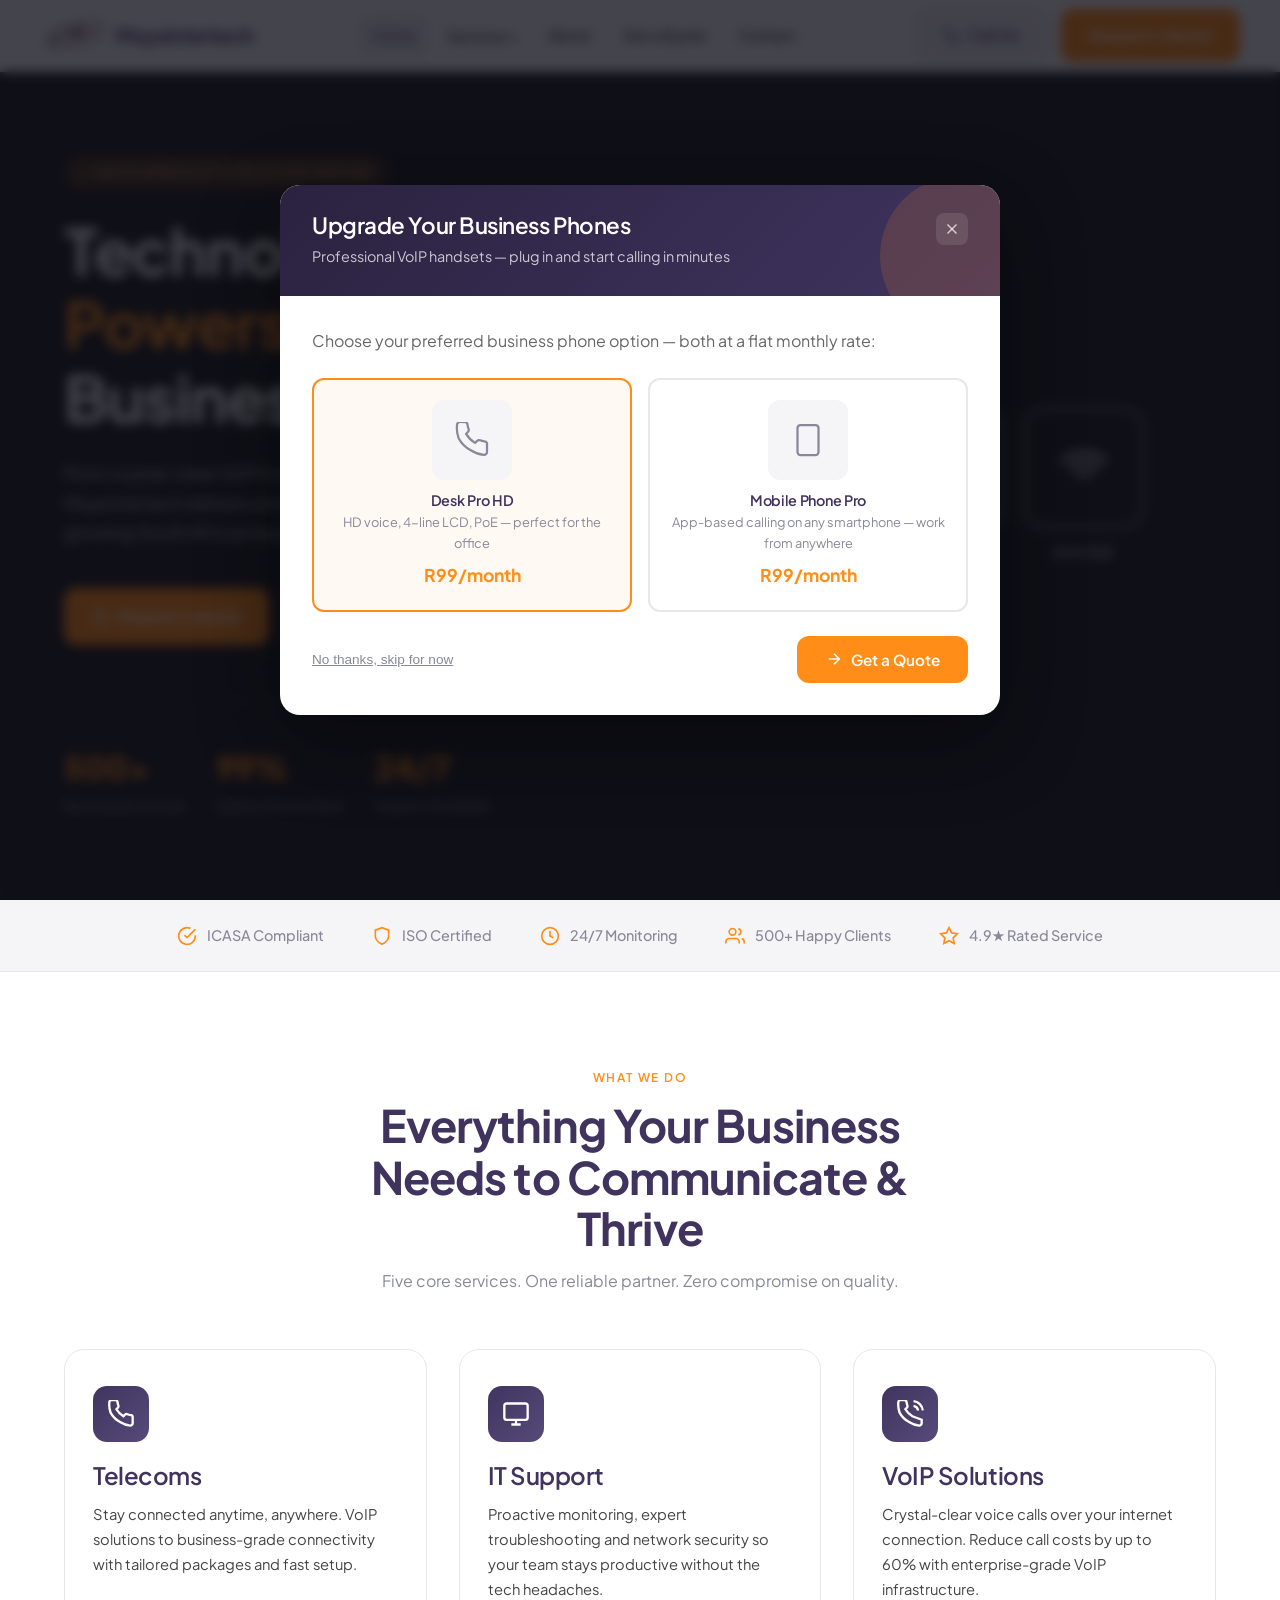
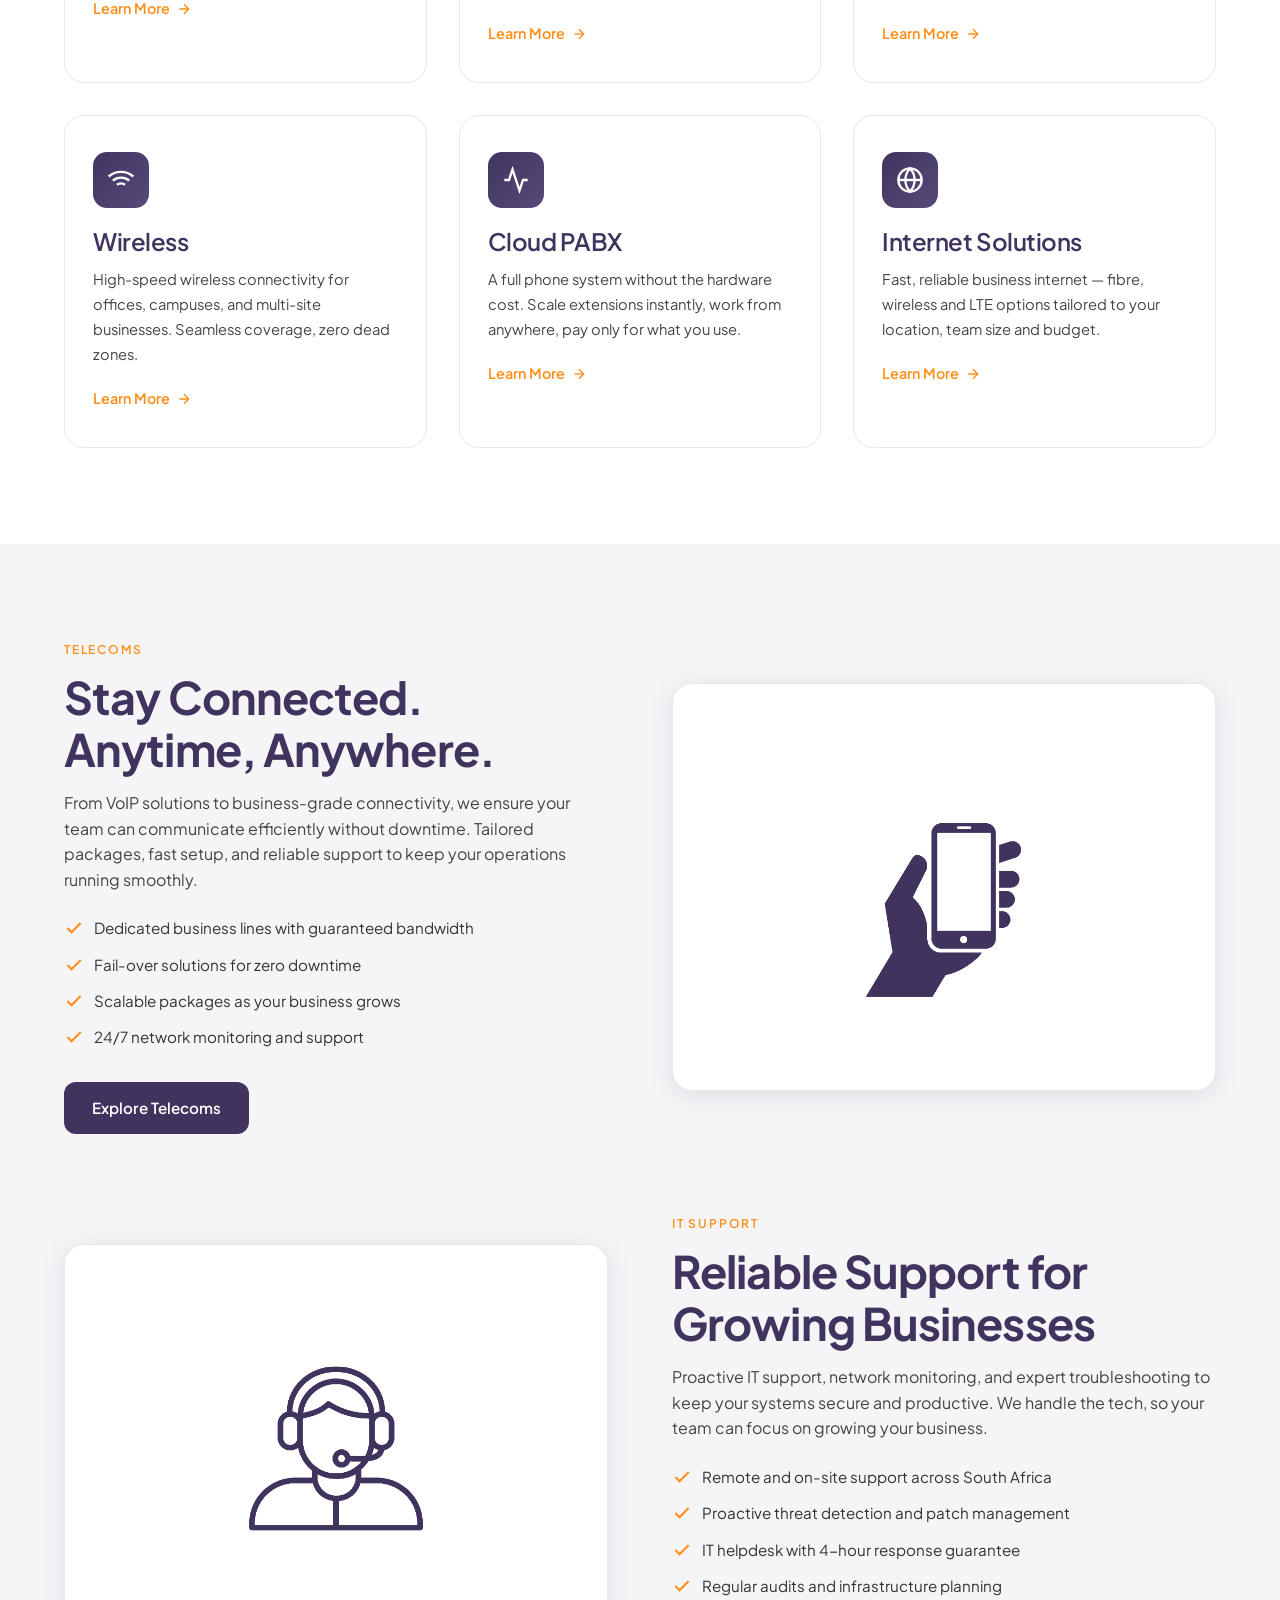
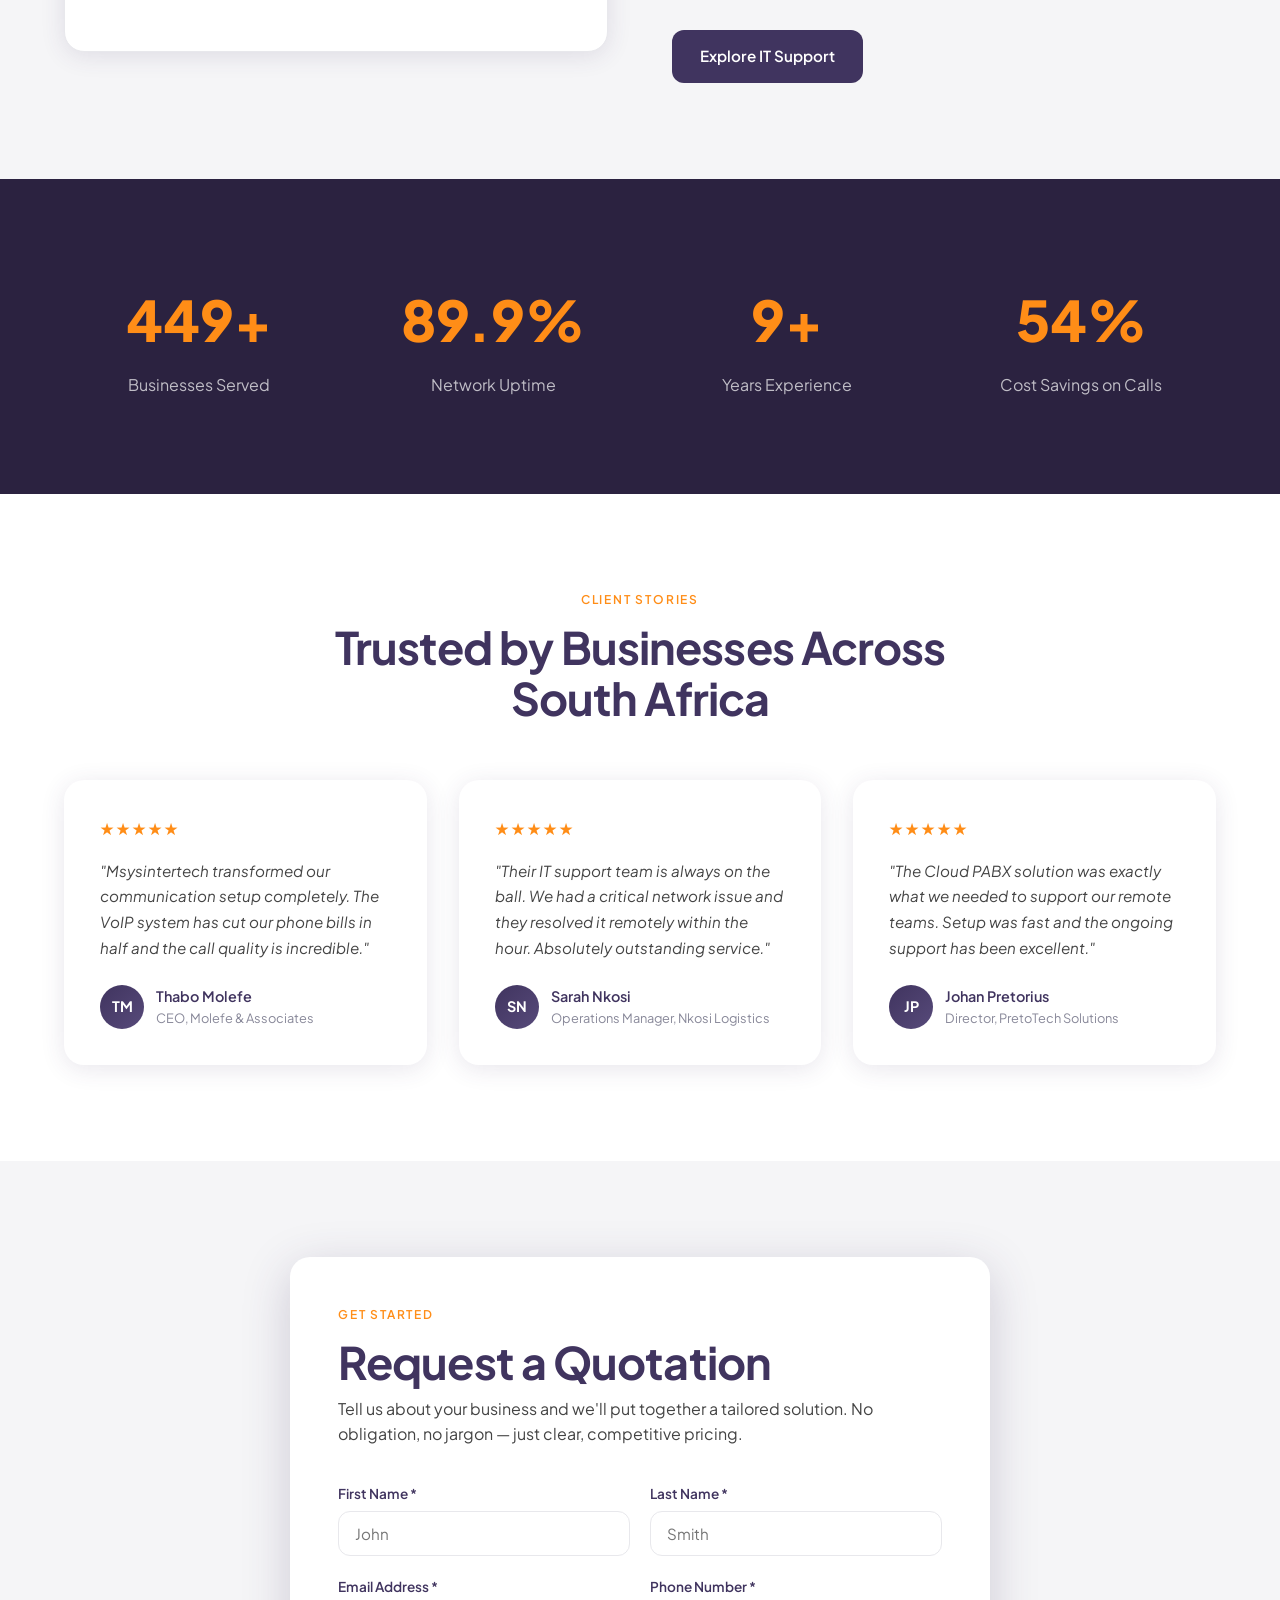
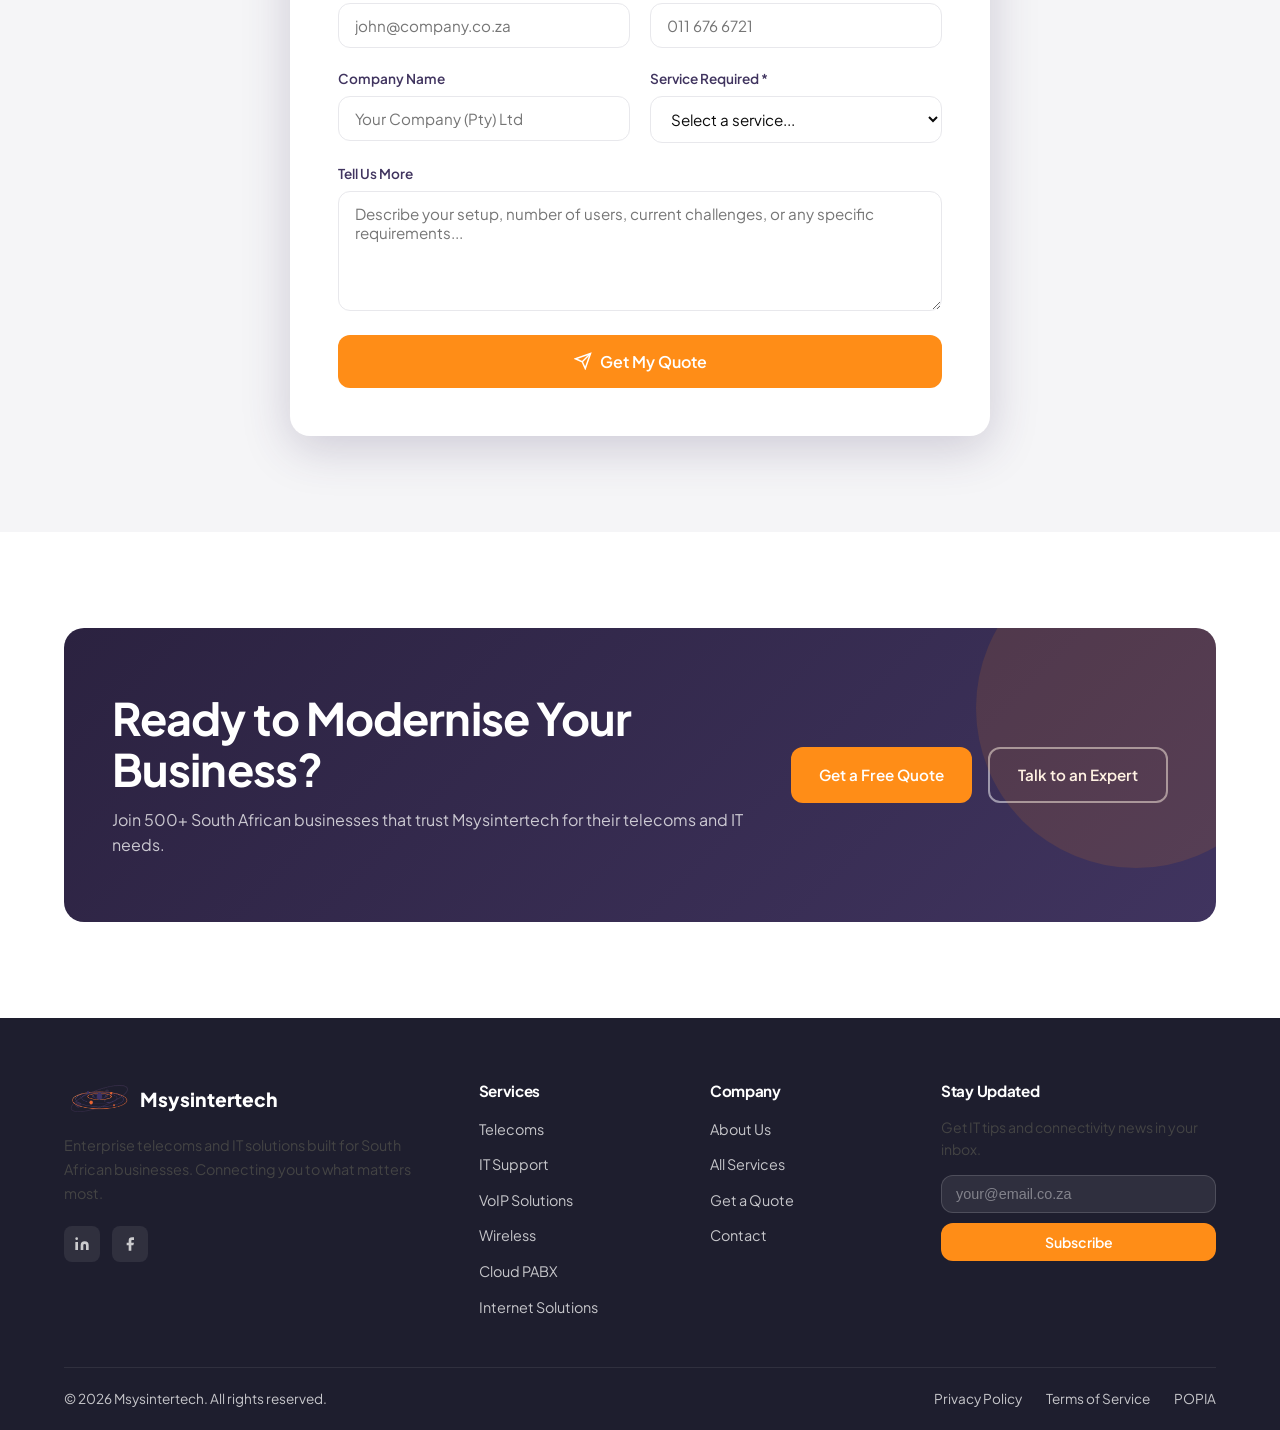
<file: index.html>
<!DOCTYPE html>
<html lang="en">
<head>
  <meta charset="UTF-8" />
  <meta name="viewport" content="width=device-width, initial-scale=1.0" />
  <title>Msysintertech — Telecoms & IT Solutions</title>
  <meta name="description" content="Msysintertech delivers enterprise-grade telecoms, VoIP, IT support, wireless and cloud-hosted PABX solutions for growing businesses.">
  <link rel="stylesheet" href="css/style.css" />
</head>
<body>

<!-- ════ VOIP POPUP ════ -->
<div class="popup-overlay" id="voipPopup" role="dialog" aria-modal="true" aria-label="VoIP Phones Offer">
  <div class="popup-box">
    <div class="popup-header">
      <div class="popup-header__text">
        <h3>Upgrade Your Business Phones</h3>
        <p>Professional VoIP handsets — plug in and start calling in minutes</p>
      </div>
      <button class="popup-close" aria-label="Close">
        <svg viewBox="0 0 24 24" fill="none" stroke="currentColor" stroke-width="2"><line x1="18" y1="6" x2="6" y2="18"/><line x1="6" y1="6" x2="18" y2="18"/></svg>
      </button>
    </div>
    <div class="popup-body">
      <p style="margin-bottom:24px; color:#666;">Choose your preferred business phone option — both at a flat monthly rate:</p>
      <div class="popup-products" style="grid-template-columns:1fr 1fr;">
        <div class="popup-product selected">
          <div class="popup-product__img">
            <svg viewBox="0 0 24 24" fill="none" stroke="currentColor" stroke-width="1.5"><path d="M22 16.92v3a2 2 0 01-2.18 2 19.79 19.79 0 01-8.63-3.07A19.5 19.5 0 013.07 10.8 19.79 19.79 0 012 2.18 2 2 0 014 0h3a2 2 0 012 1.72 12.84 12.84 0 00.7 2.81 2 2 0 01-.45 2.11L8.09 7.91a16 16 0 006 6l1.27-1.27a2 2 0 012.11-.45 12.84 12.84 0 002.81.7A2 2 0 0122 14v2.92z"/></svg>
          </div>
          <h4>Desk Pro HD</h4>
          <p>HD voice, 4-line LCD, PoE — perfect for the office</p>
          <div class="popup-product__price">R99/month</div>
        </div>
        <div class="popup-product">
          <div class="popup-product__img">
            <svg viewBox="0 0 24 24" fill="none" stroke="currentColor" stroke-width="1.5"><rect x="5" y="2" width="14" height="20" rx="2" ry="2"/><line x1="12" y1="18" x2="12.01" y2="18"/></svg>
          </div>
          <h4>Mobile Phone Pro</h4>
          <p>App-based calling on any smartphone — work from anywhere</p>
          <div class="popup-product__price">R99/month</div>
        </div>
      </div>
      <div class="popup-footer">
        <button class="popup-skip">No thanks, skip for now</button>
        <button class="btn btn--primary popup-cta">
          <svg viewBox="0 0 24 24" fill="none" stroke="currentColor" stroke-width="2"><line x1="5" y1="12" x2="19" y2="12"/><polyline points="12 5 19 12 12 19"/></svg>
          Get a Quote
        </button>
      </div>
    </div>
  </div>
</div>

<!-- ════ NAVBAR ════ -->
<nav class="navbar">
  <div class="navbar__inner">
    <a href="index.html" class="navbar__logo">
      <img src="images/logo-icon.png" alt="Msysintertech Inter Technologies logo" class="navbar__logo-img" />
      Msysintertech
    </a>
    <div class="navbar__nav">
      <a href="index.html" class="active">Home</a>
      <div class="has-dropdown">
        <a href="services.html">Services</a>
        <div class="dropdown">
          <a href="telecoms.html">Telecoms</a>
          <a href="it-support.html">IT Support</a>
          <a href="voip.html">VoIP</a>
          <a href="wireless.html">Wireless</a>
          <a href="cloud-pabx.html">Cloud PABX</a>
          <a href="internet-solutions.html">Internet Solutions</a>
        </div>
      </div>
      <a href="about.html">About</a>
      <a href="quote.html">Get a Quote</a>
      <a href="contact.html">Contact</a>
    </div>
    <div class="navbar__cta">
      <a href="tel:+27000000000" class="btn btn--outline" style="background:rgba(64,52,95,0.06); color:var(--violet); border-color:var(--gray-200);">
        <svg viewBox="0 0 24 24" fill="none" stroke="currentColor" stroke-width="2" style="width:16px;height:16px;"><path d="M22 16.92v3a2 2 0 01-2.18 2 19.79 19.79 0 01-8.63-3.07A19.5 19.5 0 013.07 10.8 19.79 19.79 0 012 2.18 2 2 0 014 0h3a2 2 0 012 1.72 12.84 12.84 0 00.7 2.81 2 2 0 01-.45 2.11L8.09 7.91a16 16 0 006 6l1.27-1.27a2 2 0 012.11-.45 12.84 12.84 0 002.81.7A2 2 0 0122 14v2.92z"/></svg>
        Call Us
      </a>
      <a href="quote.html" class="btn btn--primary">Request a Quote</a>
    </div>
    <button class="hamburger" aria-label="Toggle menu" aria-expanded="false">
      <span></span><span></span><span></span>
    </button>
  </div>
</nav>

<!-- Mobile Nav -->
<div class="mobile-nav">
  <a href="index.html">Home</a>
  <a href="services.html">Services</a>
  <a href="telecoms.html">Telecoms</a>
  <a href="it-support.html">IT Support</a>
  <a href="voip.html">VoIP</a>
  <a href="wireless.html">Wireless</a>
  <a href="cloud-pabx.html">Cloud PABX</a>
  <a href="internet-solutions.html">Internet Solutions</a>
  <a href="about.html">About</a>
  <a href="quote.html">Get a Quote</a>
  <a href="contact.html">Contact</a>
</div>

<!-- ════ HERO ════ -->
<section class="hero">
  <div class="hero__grid"></div>
  <div class="hero__orb hero__orb--1"></div>
  <div class="hero__orb hero__orb--2"></div>
  <div class="hero__inner">
    <div class="hero__content">
      <div class="hero__badge">
        <div class="hero__badge-dot"></div>
        South Africa's IT & Telecoms Partner
      </div>
      <h1 class="hero__title">
        Technology That <em>Powers</em> Your Business Forward
      </h1>
      <p class="hero__subtitle">
        From crystal-clear VoIP to bulletproof IT infrastructure — Msysintertech delivers enterprise-grade solutions built for growing South African businesses.
      </p>
      <div class="hero__actions">
        <a href="quote.html" class="btn btn--primary">
          <svg viewBox="0 0 24 24" fill="none" stroke="currentColor" stroke-width="2"><path d="M9 5H7a2 2 0 00-2 2v12a2 2 0 002 2h10a2 2 0 002-2V7a2 2 0 00-2-2h-2M9 5a2 2 0 002 2h2a2 2 0 002-2M9 5a2 2 0 012-2h2a2 2 0 012 2"/></svg>
          Request a Quote
        </a>
        <a href="services.html" class="btn btn--outline">Explore Services</a>
      </div>
      <div class="hero__stats">
        <div>
          <div class="hero__stat-value" data-count="500" data-suffix="+">0+</div>
          <div class="hero__stat-label">Businesses Served</div>
        </div>
        <div>
          <div class="hero__stat-value" data-count="99" data-suffix="%">0%</div>
          <div class="hero__stat-label">Uptime Guaranteed</div>
        </div>
        <div>
          <div class="hero__stat-value" data-count="24" data-suffix="/7">0</div>
          <div class="hero__stat-label">Support Available</div>
        </div>
      </div>
    </div>
    <div class="hero__visual">
      <div class="hero__icon-cards">
        <div class="hero__icon-card">
          <div class="hero__icon-card-inner">
            <svg viewBox="0 0 24 24" fill="none" stroke="currentColor" stroke-width="1.5"><path d="M22 16.92v3a2 2 0 01-2.18 2 19.79 19.79 0 01-8.63-3.07A19.5 19.5 0 013.07 10.8 19.79 19.79 0 012 2.18 2 2 0 014 0h3a2 2 0 012 1.72 12.84 12.84 0 00.7 2.81 2 2 0 01-.45 2.11L8.09 7.91a16 16 0 006 6l1.27-1.27a2 2 0 012.11-.45 12.84 12.84 0 002.81.7A2 2 0 0122 14v2.92z"/></svg>
          </div>
          <span>Desk Phone</span>
        </div>
        <div class="hero__icon-card">
          <div class="hero__icon-card-inner">
            <svg viewBox="0 0 24 24" fill="none" stroke="currentColor" stroke-width="1.5"><rect x="5" y="2" width="14" height="20" rx="2" ry="2"/><line x1="12" y1="18" x2="12.01" y2="18"/></svg>
          </div>
          <span>Mobile</span>
        </div>
        <div class="hero__icon-card">
          <div class="hero__icon-card-inner">
            <svg viewBox="0 0 24 24" fill="none" stroke="currentColor" stroke-width="1.5"><path d="M5 12.55a11 11 0 0114.08 0"/><path d="M1.42 9a16 16 0 0121.16 0"/><path d="M8.53 16.11a6 6 0 016.95 0"/><line x1="12" y1="20" x2="12.01" y2="20"/></svg>
          </div>
          <span>Router</span>
        </div>
      </div>
    </div>
  </div>
</section>

<!-- ════ TRUST BAR ════ -->
<div class="trust-bar">
  <div class="trust-bar__inner">
    <div class="trust-item">
      <svg viewBox="0 0 24 24" fill="none" stroke="currentColor" stroke-width="2" width="20" height="20"><path d="M22 11.08V12a10 10 0 11-5.93-9.14"/><polyline points="22 4 12 14.01 9 11.01"/></svg>
      ICASA Compliant
    </div>
    <div class="trust-item">
      <svg viewBox="0 0 24 24" fill="none" stroke="currentColor" stroke-width="2" width="20" height="20"><path d="M12 22s8-4 8-10V5l-8-3-8 3v7c0 6 8 10 8 10z"/></svg>
      ISO Certified
    </div>
    <div class="trust-item">
      <svg viewBox="0 0 24 24" fill="none" stroke="currentColor" stroke-width="2" width="20" height="20"><circle cx="12" cy="12" r="10"/><polyline points="12 6 12 12 16 14"/></svg>
      24/7 Monitoring
    </div>
    <div class="trust-item">
      <svg viewBox="0 0 24 24" fill="none" stroke="currentColor" stroke-width="2" width="20" height="20"><path d="M17 21v-2a4 4 0 00-4-4H5a4 4 0 00-4 4v2"/><circle cx="9" cy="7" r="4"/><path d="M23 21v-2a4 4 0 00-3-3.87"/><path d="M16 3.13a4 4 0 010 7.75"/></svg>
      500+ Happy Clients
    </div>
    <div class="trust-item">
      <svg viewBox="0 0 24 24" fill="none" stroke="currentColor" stroke-width="2" width="20" height="20"><polygon points="12 2 15.09 8.26 22 9.27 17 14.14 18.18 21.02 12 17.77 5.82 21.02 7 14.14 2 9.27 8.91 8.26 12 2"/></svg>
      4.9★ Rated Service
    </div>
  </div>
</div>

<!-- ════ SERVICES ════ -->
<section class="section">
  <div class="container">
    <div class="section-header fade-up">
      <div class="eyebrow">What We Do</div>
      <h2>Everything Your Business Needs to Communicate & Thrive</h2>
      <p>Five core services. One reliable partner. Zero compromise on quality.</p>
    </div>
    <div class="grid-3" style="grid-template-columns: repeat(auto-fit, minmax(280px, 1fr));">
      <div class="service-card fade-up">
        <div class="service-card__icon">
          <svg viewBox="0 0 24 24" fill="none" stroke="currentColor" stroke-width="2"><path d="M22 16.92v3a2 2 0 01-2.18 2 19.79 19.79 0 01-8.63-3.07A19.5 19.5 0 013.07 10.8 19.79 19.79 0 012 2.18 2 2 0 014 0h3a2 2 0 012 1.72 12.84 12.84 0 00.7 2.81 2 2 0 01-.45 2.11L8.09 7.91a16 16 0 006 6l1.27-1.27a2 2 0 012.11-.45 12.84 12.84 0 002.81.7A2 2 0 0122 14v2.92z"/></svg>
        </div>
        <h3>Telecoms</h3>
        <p>Stay connected anytime, anywhere. VoIP solutions to business-grade connectivity with tailored packages and fast setup.</p>
        <a href="telecoms.html" class="service-card__link">
          Learn More
          <svg viewBox="0 0 24 24" fill="none" stroke="currentColor" stroke-width="2" width="16" height="16"><line x1="5" y1="12" x2="19" y2="12"/><polyline points="12 5 19 12 12 19"/></svg>
        </a>
      </div>
      <div class="service-card fade-up">
        <div class="service-card__icon">
          <svg viewBox="0 0 24 24" fill="none" stroke="currentColor" stroke-width="2"><rect x="2" y="3" width="20" height="14" rx="2" ry="2"/><line x1="8" y1="21" x2="16" y2="21"/><line x1="12" y1="17" x2="12" y2="21"/></svg>
        </div>
        <h3>IT Support</h3>
        <p>Proactive monitoring, expert troubleshooting and network security so your team stays productive without the tech headaches.</p>
        <a href="it-support.html" class="service-card__link">
          Learn More
          <svg viewBox="0 0 24 24" fill="none" stroke="currentColor" stroke-width="2" width="16" height="16"><line x1="5" y1="12" x2="19" y2="12"/><polyline points="12 5 19 12 12 19"/></svg>
        </a>
      </div>
      <div class="service-card fade-up">
        <div class="service-card__icon">
          <svg viewBox="0 0 24 24" fill="none" stroke="currentColor" stroke-width="2"><path d="M15.05 5A5 5 0 0119 8.95M15.05 1A9 9 0 0123 8.94m-1 7.98v3a2 2 0 01-2.18 2 19.79 19.79 0 01-8.63-3.07A19.5 19.5 0 013.07 10.8 19.79 19.79 0 012 2.18 2 2 0 014 0h3a2 2 0 012 1.72 12.84 12.84 0 00.7 2.81 2 2 0 01-.45 2.11L8.09 7.91a16 16 0 006 6z"/></svg>
        </div>
        <h3>VoIP Solutions</h3>
        <p>Crystal-clear voice calls over your internet connection. Reduce call costs by up to 60% with enterprise-grade VoIP infrastructure.</p>
        <a href="voip.html" class="service-card__link">
          Learn More
          <svg viewBox="0 0 24 24" fill="none" stroke="currentColor" stroke-width="2" width="16" height="16"><line x1="5" y1="12" x2="19" y2="12"/><polyline points="12 5 19 12 12 19"/></svg>
        </a>
      </div>
      <div class="service-card fade-up">
        <div class="service-card__icon">
          <svg viewBox="0 0 24 24" fill="none" stroke="currentColor" stroke-width="2"><path d="M5 12.55a11 11 0 0114.08 0"/><path d="M1.42 9a16 16 0 0121.16 0"/><path d="M8.53 16.11a6 6 0 016.95 0"/><line x1="12" y1="20" x2="12.01" y2="20"/></svg>
        </div>
        <h3>Wireless</h3>
        <p>High-speed wireless connectivity for offices, campuses, and multi-site businesses. Seamless coverage, zero dead zones.</p>
        <a href="wireless.html" class="service-card__link">
          Learn More
          <svg viewBox="0 0 24 24" fill="none" stroke="currentColor" stroke-width="2" width="16" height="16"><line x1="5" y1="12" x2="19" y2="12"/><polyline points="12 5 19 12 12 19"/></svg>
        </a>
      </div>
      <div class="service-card fade-up">
        <div class="service-card__icon">
          <svg viewBox="0 0 24 24" fill="none" stroke="currentColor" stroke-width="2"><polyline points="22 12 18 12 15 21 9 3 6 12 2 12"/></svg>
        </div>
        <h3>Cloud PABX</h3>
        <p>A full phone system without the hardware cost. Scale extensions instantly, work from anywhere, pay only for what you use.</p>
        <a href="cloud-pabx.html" class="service-card__link">
          Learn More
          <svg viewBox="0 0 24 24" fill="none" stroke="currentColor" stroke-width="2" width="16" height="16"><line x1="5" y1="12" x2="19" y2="12"/><polyline points="12 5 19 12 12 19"/></svg>
        </a>
      </div>
      <div class="service-card fade-up">
        <div class="service-card__icon">
          <svg viewBox="0 0 24 24" fill="none" stroke="currentColor" stroke-width="2"><circle cx="12" cy="12" r="10"/><line x1="2" y1="12" x2="22" y2="12"/><path d="M12 2a15.3 15.3 0 014 10 15.3 15.3 0 01-4 10 15.3 15.3 0 01-4-10 15.3 15.3 0 014-10z"/></svg>
        </div>
        <h3>Internet Solutions</h3>
        <p>Fast, reliable business internet — fibre, wireless and LTE options tailored to your location, team size and budget.</p>
        <a href="internet-solutions.html" class="service-card__link">
          Learn More
          <svg viewBox="0 0 24 24" fill="none" stroke="currentColor" stroke-width="2" width="16" height="16"><line x1="5" y1="12" x2="19" y2="12"/><polyline points="12 5 19 12 12 19"/></svg>
        </a>
      </div>
    </div>
  </div>
</section>

<!-- ════ TELECOMS FEATURE ════ -->
<section class="section section--gray">
  <div class="container">
    <div class="feature-block fade-up">
      <div class="feature-content">
        <div class="eyebrow">Telecoms</div>
        <h2>Stay Connected. Anytime, Anywhere.</h2>
        <p>From VoIP solutions to business-grade connectivity, we ensure your team can communicate efficiently without downtime. Tailored packages, fast setup, and reliable support to keep your operations running smoothly.</p>
        <ul class="check-list">
          <li>
            <svg viewBox="0 0 24 24" fill="none" stroke="currentColor" stroke-width="2.5"><polyline points="20 6 9 17 4 12"/></svg>
            Dedicated business lines with guaranteed bandwidth
          </li>
          <li>
            <svg viewBox="0 0 24 24" fill="none" stroke="currentColor" stroke-width="2.5"><polyline points="20 6 9 17 4 12"/></svg>
            Fail-over solutions for zero downtime
          </li>
          <li>
            <svg viewBox="0 0 24 24" fill="none" stroke="currentColor" stroke-width="2.5"><polyline points="20 6 9 17 4 12"/></svg>
            Scalable packages as your business grows
          </li>
          <li>
            <svg viewBox="0 0 24 24" fill="none" stroke="currentColor" stroke-width="2.5"><polyline points="20 6 9 17 4 12"/></svg>
            24/7 network monitoring and support
          </li>
        </ul>
        <a href="telecoms.html" class="btn btn--violet">Explore Telecoms</a>
      </div>
      <div class="feature-visual">
        <img src="images/telecoms.png" alt="Telecoms" />
      </div>
    </div>

    <div class="feature-block feature-block--reverse fade-up">
      <div class="feature-visual">
        <img src="images/it-support.png" alt="IT Support" />
      </div>
      <div class="feature-content">
        <div class="eyebrow">IT Support</div>
        <h2>Reliable Support for Growing Businesses</h2>
        <p>Proactive IT support, network monitoring, and expert troubleshooting to keep your systems secure and productive. We handle the tech, so your team can focus on growing your business.</p>
        <ul class="check-list">
          <li>
            <svg viewBox="0 0 24 24" fill="none" stroke="currentColor" stroke-width="2.5"><polyline points="20 6 9 17 4 12"/></svg>
            Remote and on-site support across South Africa
          </li>
          <li>
            <svg viewBox="0 0 24 24" fill="none" stroke="currentColor" stroke-width="2.5"><polyline points="20 6 9 17 4 12"/></svg>
            Proactive threat detection and patch management
          </li>
          <li>
            <svg viewBox="0 0 24 24" fill="none" stroke="currentColor" stroke-width="2.5"><polyline points="20 6 9 17 4 12"/></svg>
            IT helpdesk with 4-hour response guarantee
          </li>
          <li>
            <svg viewBox="0 0 24 24" fill="none" stroke="currentColor" stroke-width="2.5"><polyline points="20 6 9 17 4 12"/></svg>
            Regular audits and infrastructure planning
          </li>
        </ul>
        <a href="it-support.html" class="btn btn--violet">Explore IT Support</a>
      </div>
    </div>
  </div>
</section>

<!-- ════ STATS BAND ════ -->
<section class="section section--dark">
  <div class="container">
    <div class="grid-4 fade-up" style="text-align:center;">
      <div>
        <div style="font-family:var(--font-display);font-size:3.5rem;font-weight:800;color:var(--amber);" data-count="500" data-suffix="+">0+</div>
        <div style="color:rgba(255,255,255,0.7);margin-top:8px;">Businesses Served</div>
      </div>
      <div>
        <div style="font-family:var(--font-display);font-size:3.5rem;font-weight:800;color:var(--amber);" data-count="99" data-suffix=".9%">0</div>
        <div style="color:rgba(255,255,255,0.7);margin-top:8px;">Network Uptime</div>
      </div>
      <div>
        <div style="font-family:var(--font-display);font-size:3.5rem;font-weight:800;color:var(--amber);" data-count="10" data-suffix="+">0+</div>
        <div style="color:rgba(255,255,255,0.7);margin-top:8px;">Years Experience</div>
      </div>
      <div>
        <div style="font-family:var(--font-display);font-size:3.5rem;font-weight:800;color:var(--amber);" data-count="60" data-suffix="%">0%</div>
        <div style="color:rgba(255,255,255,0.7);margin-top:8px;">Cost Savings on Calls</div>
      </div>
    </div>
  </div>
</section>

<!-- ════ TESTIMONIALS ════ -->
<section class="section">
  <div class="container">
    <div class="section-header fade-up">
      <div class="eyebrow">Client Stories</div>
      <h2>Trusted by Businesses Across South Africa</h2>
    </div>
    <div class="grid-3 fade-up">
      <div class="testimonial-card">
        <div class="testimonial-card__stars">★★★★★</div>
        <p class="testimonial-card__text">"Msysintertech transformed our communication setup completely. The VoIP system has cut our phone bills in half and the call quality is incredible."</p>
        <div class="testimonial-card__author">
          <div class="testimonial-card__avatar">TM</div>
          <div>
            <div class="testimonial-card__name">Thabo Molefe</div>
            <div class="testimonial-card__role">CEO, Molefe & Associates</div>
          </div>
        </div>
      </div>
      <div class="testimonial-card">
        <div class="testimonial-card__stars">★★★★★</div>
        <p class="testimonial-card__text">"Their IT support team is always on the ball. We had a critical network issue and they resolved it remotely within the hour. Absolutely outstanding service."</p>
        <div class="testimonial-card__author">
          <div class="testimonial-card__avatar">SN</div>
          <div>
            <div class="testimonial-card__name">Sarah Nkosi</div>
            <div class="testimonial-card__role">Operations Manager, Nkosi Logistics</div>
          </div>
        </div>
      </div>
      <div class="testimonial-card">
        <div class="testimonial-card__stars">★★★★★</div>
        <p class="testimonial-card__text">"The Cloud PABX solution was exactly what we needed to support our remote teams. Setup was fast and the ongoing support has been excellent."</p>
        <div class="testimonial-card__author">
          <div class="testimonial-card__avatar">JP</div>
          <div>
            <div class="testimonial-card__name">Johan Pretorius</div>
            <div class="testimonial-card__role">Director, PretoTech Solutions</div>
          </div>
        </div>
      </div>
    </div>
  </div>
</section>

<!-- ════ QUOTE CTA ════ -->
<section class="section section--gray" id="quoteSection">
  <div class="container">
    <div class="quote-form fade-up">
      <div class="eyebrow">Get Started</div>
      <h2>Request a Quotation</h2>
      <p class="subtitle">Tell us about your business and we'll put together a tailored solution. No obligation, no jargon — just clear, competitive pricing.</p>
      <form id="quoteForm">
        <div class="form-grid">
          <div class="form-group">
            <label for="firstName">First Name *</label>
            <input type="text" id="firstName" name="firstName" placeholder="John" required />
          </div>
          <div class="form-group">
            <label for="lastName">Last Name *</label>
            <input type="text" id="lastName" name="lastName" placeholder="Smith" required />
          </div>
          <div class="form-group">
            <label for="email">Email Address *</label>
            <input type="email" id="email" name="email" placeholder="john@company.co.za" required />
          </div>
          <div class="form-group">
            <label for="phone">Phone Number *</label>
            <input type="tel" id="phone" name="phone" placeholder="011 676 6721" required />
          </div>
          <div class="form-group">
            <label for="company">Company Name</label>
            <input type="text" id="company" name="company" placeholder="Your Company (Pty) Ltd" />
          </div>
          <div class="form-group">
            <label for="serviceSelect">Service Required *</label>
            <select id="serviceSelect" name="service" required>
              <option value="">Select a service...</option>
              <option value="telecoms">Telecoms</option>
              <option value="it-support">IT Support</option>
              <option value="voip">VoIP Solutions</option>
              <option value="wireless">Wireless</option>
              <option value="cloud-pabx">Cloud PABX</option>
              <option value="multiple">Multiple Services</option>
            </select>
          </div>
          <div class="form-group form-group--full">
            <label for="msgArea">Tell Us More</label>
            <textarea id="msgArea" name="message" placeholder="Describe your setup, number of users, current challenges, or any specific requirements..."></textarea>
          </div>
        </div>
        <button type="submit" class="btn btn--primary form-submit">
          <svg viewBox="0 0 24 24" fill="none" stroke="currentColor" stroke-width="2"><line x1="22" y1="2" x2="11" y2="13"/><polygon points="22 2 15 22 11 13 2 9 22 2"/></svg>
          Get My Quote
        </button>
        <div class="success-msg" id="formSuccess">
          ✓ Thank you! We'll be in touch within one business day.
        </div>
      </form>
    </div>
  </div>
</section>

<!-- ════ CTA BANNER ════ -->
<section class="section">
  <div class="container">
    <div class="cta-banner fade-up">
      <div>
        <h2>Ready to Modernise Your Business?</h2>
        <p>Join 500+ South African businesses that trust Msysintertech for their telecoms and IT needs.</p>
      </div>
      <div class="cta-banner__actions">
        <a href="quote.html" class="btn btn--primary">Get a Free Quote</a>
        <a href="contact.html" class="btn btn--outline">Talk to an Expert</a>
      </div>
    </div>
  </div>
</section>

<!-- ════ FOOTER ════ -->
<footer class="footer">
  <div class="container">
    <div class="footer__grid">
      <div class="footer__brand">
        <div class="navbar__logo" style="color:var(--white);">
          <img src="images/logo-icon.png" alt="Msysintertech Inter Technologies logo" class="navbar__logo-img" />
          Msysintertech
        </div>
        <p>Enterprise telecoms and IT solutions built for South African businesses. Connecting you to what matters most.</p>
        <div class="footer__social">
          <a href="https://www.linkedin.com/in/maybin-sefu-05438451/" target="_blank" rel="noopener" class="social-btn" aria-label="LinkedIn">
            <svg viewBox="0 0 24 24" fill="currentColor"><path d="M16 8a6 6 0 016 6v7h-4v-7a2 2 0 00-2-2 2 2 0 00-2 2v7h-4v-7a6 6 0 016-6zM2 9h4v12H2z"/><circle cx="4" cy="4" r="2"/></svg>
          </a>
          <a href="https://www.facebook.com/profile.php?id=61591532281507" target="_blank" rel="noopener" class="social-btn" aria-label="Facebook">
            <svg viewBox="0 0 24 24" fill="currentColor"><path d="M18 2h-3a5 5 0 00-5 5v3H7v4h3v8h4v-8h3l1-4h-4V7a1 1 0 011-1h3z"/></svg>
          </a>
        </div>
      </div>
      <div class="footer__col">
        <h5>Services</h5>
        <ul>
          <li><a href="telecoms.html">Telecoms</a></li>
          <li><a href="it-support.html">IT Support</a></li>
          <li><a href="voip.html">VoIP Solutions</a></li>
          <li><a href="wireless.html">Wireless</a></li>
          <li><a href="cloud-pabx.html">Cloud PABX</a></li>
          <li><a href="internet-solutions.html">Internet Solutions</a></li>
        </ul>
      </div>
      <div class="footer__col">
        <h5>Company</h5>
        <ul>
          <li><a href="about.html">About Us</a></li>
          <li><a href="services.html">All Services</a></li>
          <li><a href="quote.html">Get a Quote</a></li>
          <li><a href="contact.html">Contact</a></li>
        </ul>
      </div>
      <div class="footer__col">
        <h5>Stay Updated</h5>
        <p style="font-size:0.88rem;margin-bottom:14px;">Get IT tips and connectivity news in your inbox.</p>
        <div class="footer__newsletter">
          <input type="email" placeholder="your@email.co.za" />
          <button class="btn btn--primary">Subscribe</button>
        </div>
      </div>
    </div>
    <div class="footer__bottom">
      <span>© <span id="currentYear"></span> Msysintertech. All rights reserved.</span>
      <div class="footer__bottom-links">
        <a href="#">Privacy Policy</a>
        <a href="#">Terms of Service</a>
        <a href="#">POPIA</a>
      </div>
    </div>
  </div>
</footer>

<script src="js/main.js"></script>
</body>
</html>
</file>
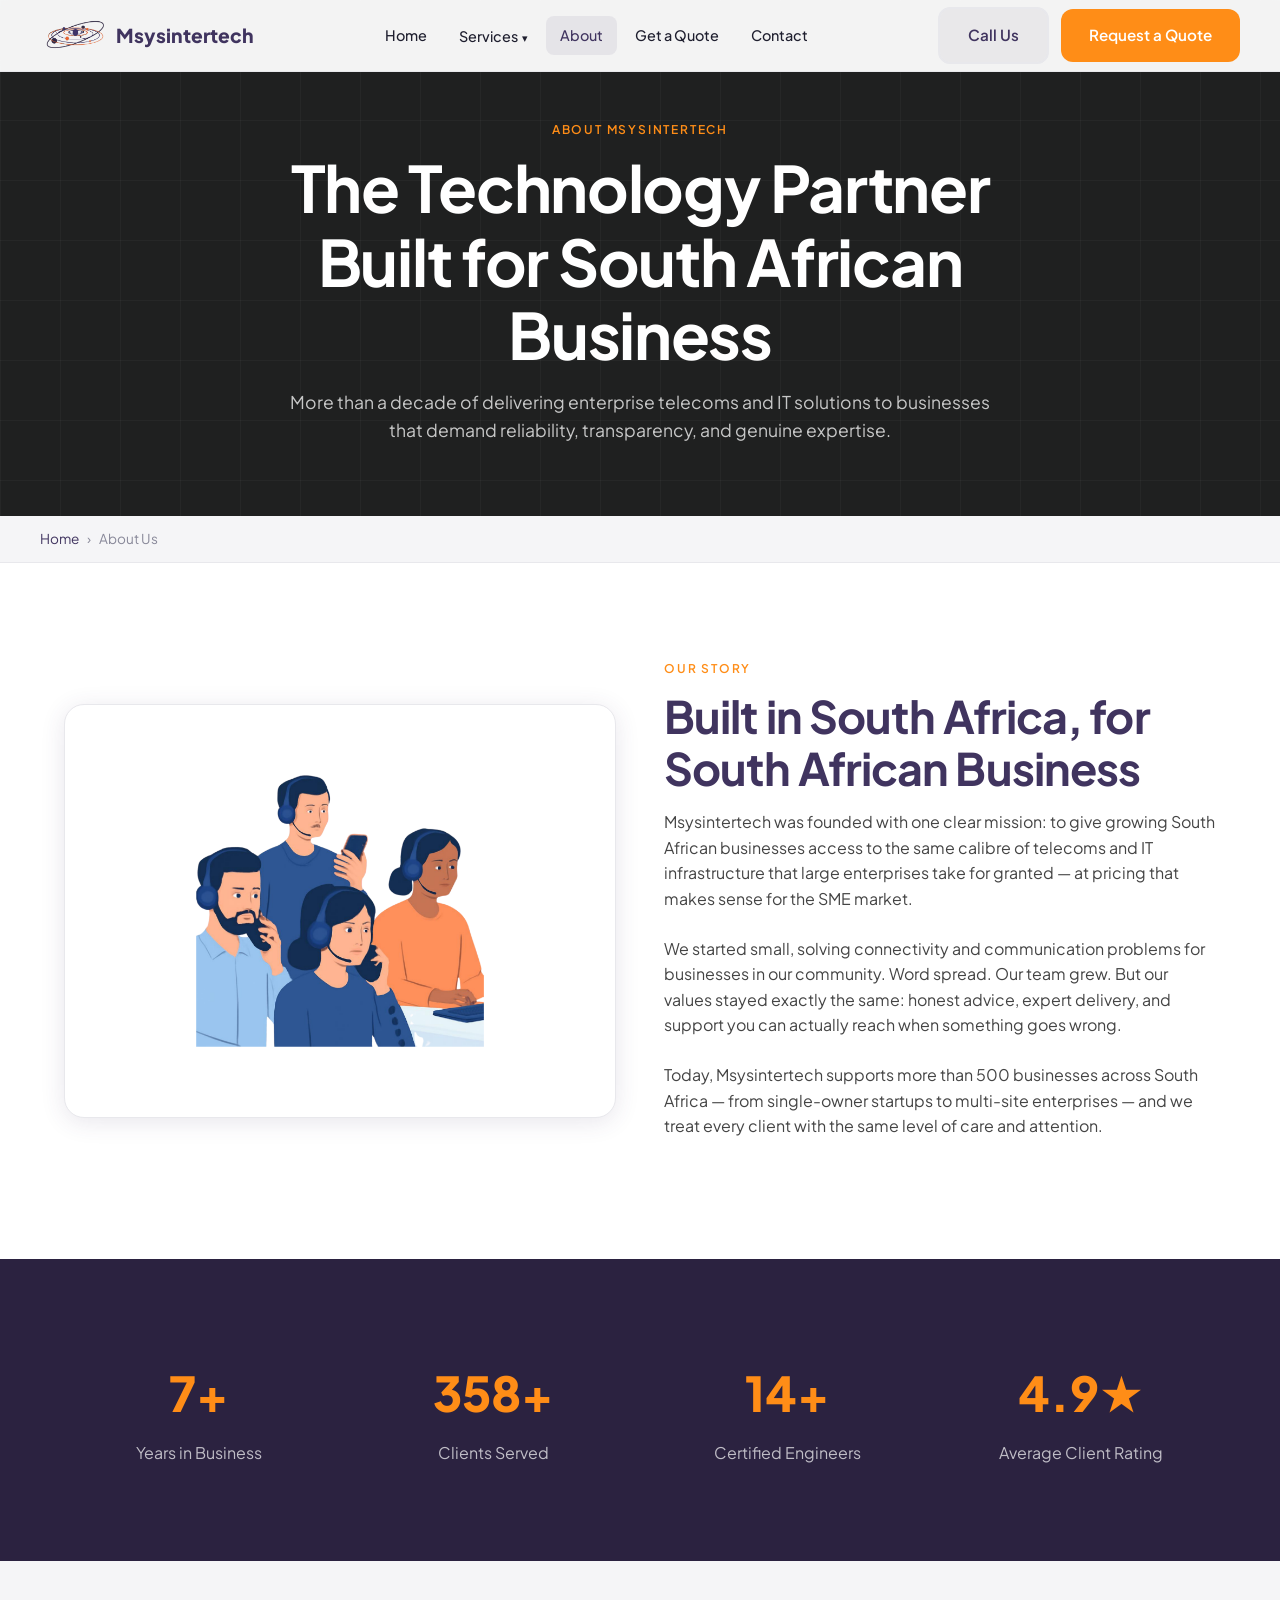
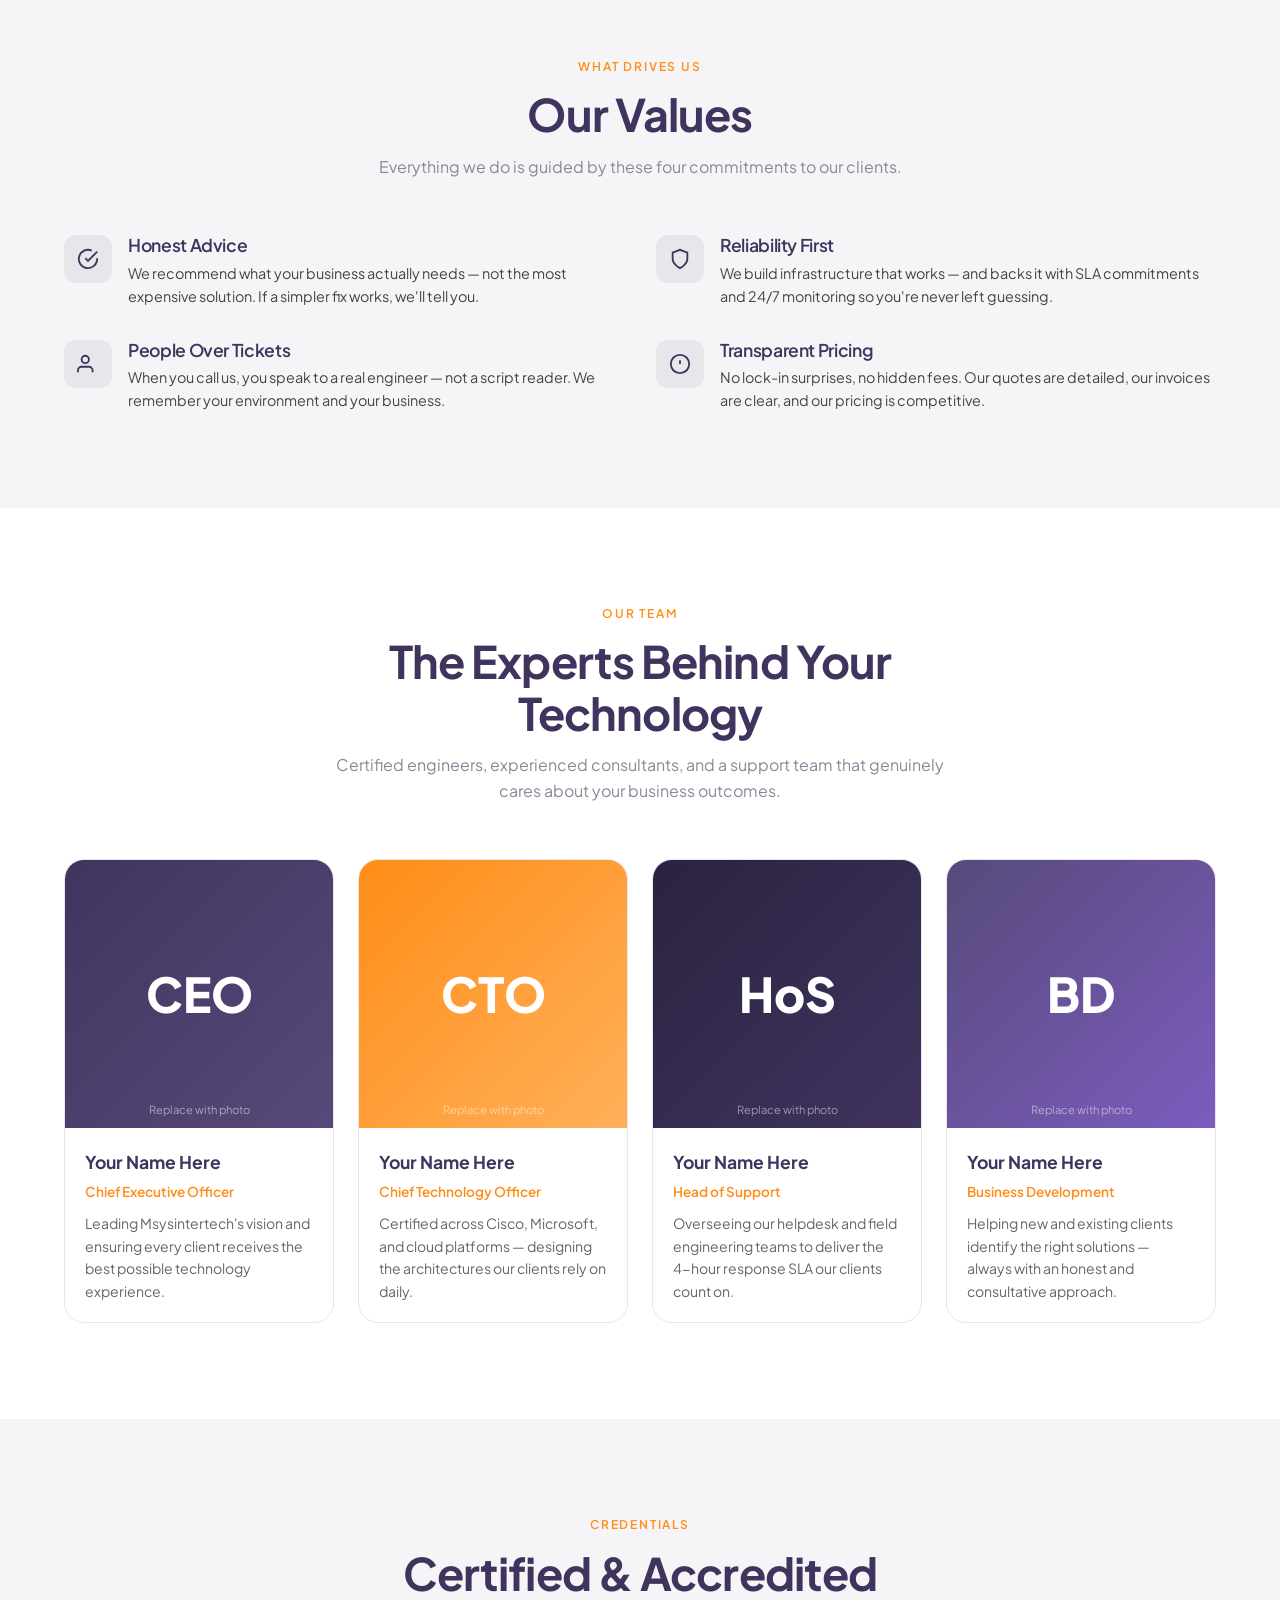
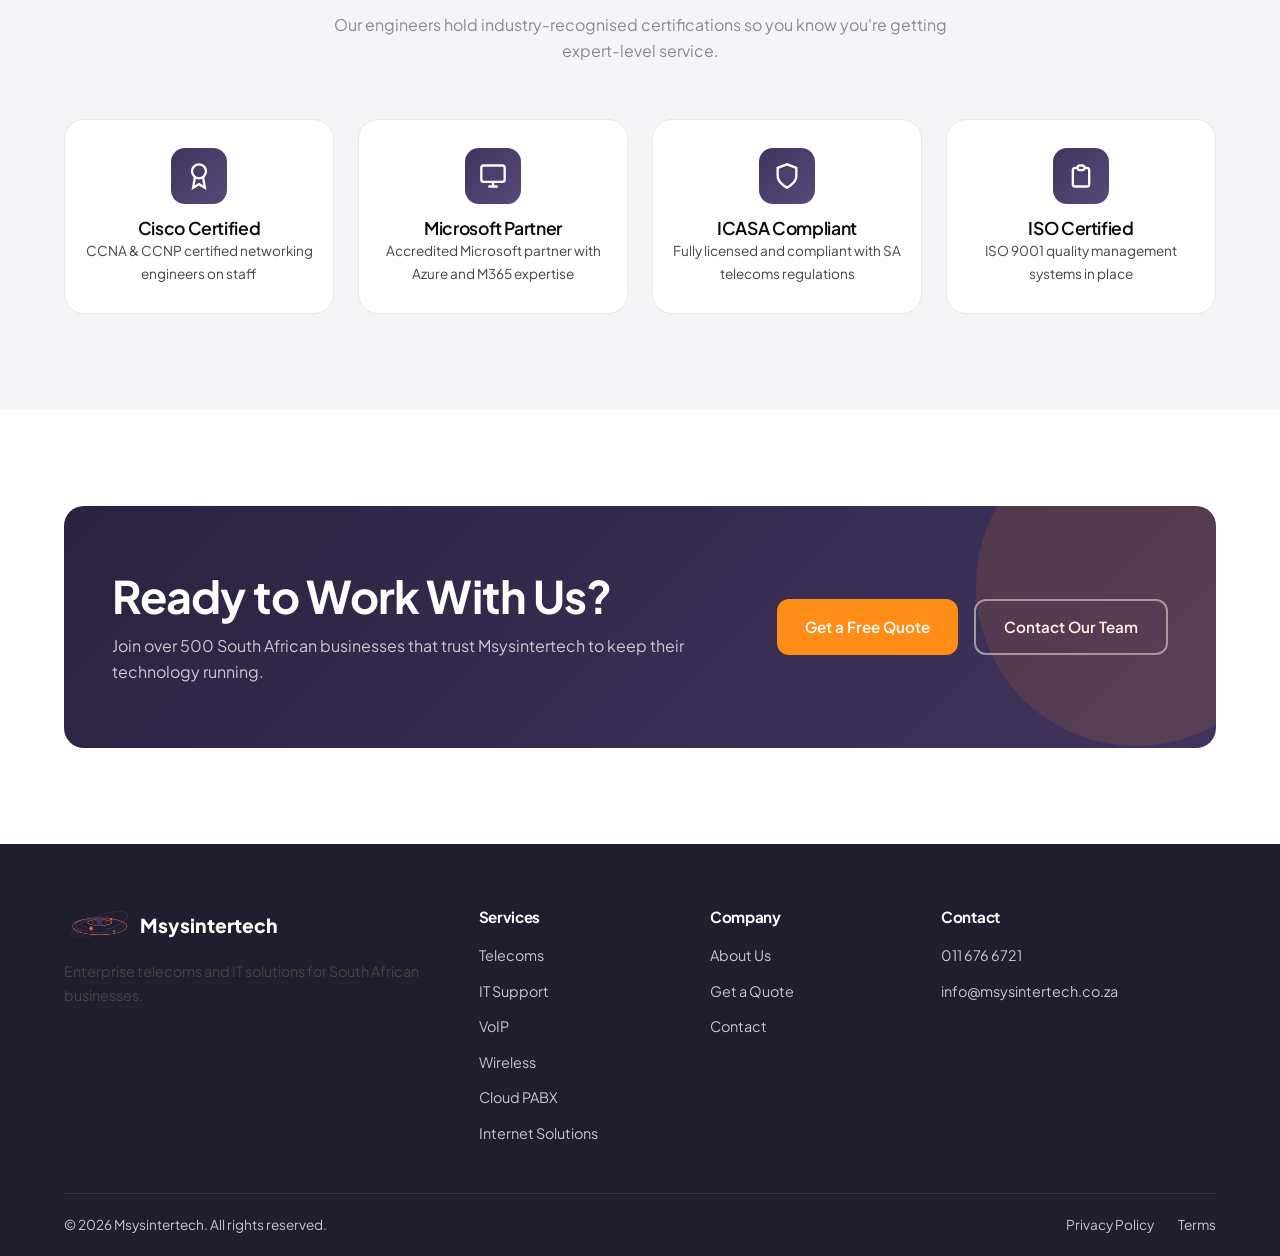
<file: about.html>
<!DOCTYPE html>
<html lang="en">
<head>
  <meta charset="UTF-8" />
  <meta name="viewport" content="width=device-width, initial-scale=1.0" />
  <title>About Us — Msysintertech</title>
  <meta name="description" content="Learn about Msysintertech — South Africa's trusted telecoms and IT solutions partner for over a decade.">
  <link rel="stylesheet" href="css/style.css" />
  <style>
    .team-card {
      background: var(--white);
      border: 1px solid var(--gray-200);
      border-radius: var(--radius-lg);
      overflow: hidden;
      transition: var(--transition);
    }
    .team-card:hover { transform: translateY(-4px); box-shadow: var(--shadow-lg); }
    .team-card__avatar {
      width: 100%;
      aspect-ratio: 1;
      background: linear-gradient(135deg, var(--violet), var(--violet-light));
      display: flex;
      align-items: center;
      justify-content: center;
      font-family: var(--font-display);
      font-size: 3rem;
      font-weight: 800;
      color: var(--white);
      position: relative;
    }
    .team-card__avatar .placeholder-note {
      position: absolute;
      bottom: 10px;
      font-size: 0.7rem;
      color: rgba(255,255,255,0.5);
      font-family: var(--font-body);
      font-weight: 400;
    }
    .team-card__body { padding: 20px; }
    .team-card__name { font-family: var(--font-display); font-size: 1.1rem; font-weight: 700; color: var(--violet); }
    .team-card__role { font-size: 0.85rem; color: var(--amber); font-weight: 600; margin: 4px 0 10px; }
    .team-card p { font-size: 0.88rem; color: #666; line-height: 1.6; }
    .value-item { display: flex; gap: 16px; align-items: flex-start; }
    .value-icon { width: 48px; height: 48px; background: rgba(64,52,95,0.08); border-radius: 12px; display: flex; align-items: center; justify-content: center; color: var(--violet); flex-shrink: 0; }
    .value-icon svg { width: 22px; height: 22px; }
    .value-item h4 { color: var(--violet); margin-bottom: 6px; }
    .value-item p { font-size: 0.9rem; margin: 0; }
  </style>
</head>
<body>

<nav class="navbar">
  <div class="navbar__inner">
    <a href="index.html" class="navbar__logo"><img src="images/logo-icon.png" alt="Msysintertech Inter Technologies logo" class="navbar__logo-img" />Msysintertech</a>
    <div class="navbar__nav">
      <a href="index.html">Home</a>
      <div class="has-dropdown"><a href="services.html">Services</a>
        <div class="dropdown"><a href="telecoms.html">Telecoms</a><a href="it-support.html">IT Support</a><a href="voip.html">VoIP</a><a href="wireless.html">Wireless</a><a href="cloud-pabx.html">Cloud PABX</a></div>
      </div>
      <a href="about.html" class="active">About</a>
      <a href="quote.html">Get a Quote</a>
      <a href="contact.html">Contact</a>
    </div>
    <div class="navbar__cta">
      <a href="tel:+27000000000" class="btn btn--outline" style="background:rgba(64,52,95,0.06);color:var(--violet);border-color:var(--gray-200);">Call Us</a>
      <a href="quote.html" class="btn btn--primary">Request a Quote</a>
    </div>
    <button class="hamburger" aria-label="Toggle menu"><span></span><span></span><span></span></button>
  </div>
</nav>
<div class="mobile-nav">
  <a href="index.html">Home</a><a href="services.html">Services</a><a href="telecoms.html">Telecoms</a>
  <a href="it-support.html">IT Support</a><a href="voip.html">VoIP</a><a href="wireless.html">Wireless</a>
  <a href="cloud-pabx.html">Cloud PABX</a><a href="about.html">About</a><a href="quote.html">Get a Quote</a><a href="contact.html">Contact</a>
</div>

<div class="page-hero">
  <div class="page-hero__inner">
    <div class="eyebrow">About Msysintertech</div>
    <h1>The Technology Partner Built for South African Business</h1>
    <p>More than a decade of delivering enterprise telecoms and IT solutions to businesses that demand reliability, transparency, and genuine expertise.</p>
  </div>
</div>

<div class="breadcrumb"><div class="breadcrumb__inner"><a href="index.html">Home</a><span>›</span><span>About Us</span></div></div>

<!-- STORY -->
<section class="section">
  <div class="container">
    <div class="grid-2 fade-up">
      <div class="feature-visual">
        <img src="images/team.png" alt="Our Team" />
      </div>
      <div class="feature-content">
        <div class="eyebrow">Our Story</div>
        <h2>Built in South Africa, for South African Business</h2>
        <p>Msysintertech was founded with one clear mission: to give growing South African businesses access to the same calibre of telecoms and IT infrastructure that large enterprises take for granted — at pricing that makes sense for the SME market.</p>
        <p style="margin-top:16px;">We started small, solving connectivity and communication problems for businesses in our community. Word spread. Our team grew. But our values stayed exactly the same: honest advice, expert delivery, and support you can actually reach when something goes wrong.</p>
        <p style="margin-top:16px;">Today, Msysintertech supports more than 500 businesses across South Africa — from single-owner startups to multi-site enterprises — and we treat every client with the same level of care and attention.</p>
      </div>
    </div>
  </div>
</section>

<!-- STATS -->
<section class="section section--dark">
  <div class="container">
    <div class="grid-4 fade-up" style="text-align:center;">
      <div>
        <div style="font-family:var(--font-display);font-size:3rem;font-weight:800;color:var(--amber);" data-count="10" data-suffix="+">0+</div>
        <div style="color:rgba(255,255,255,0.7);margin-top:8px;">Years in Business</div>
      </div>
      <div>
        <div style="font-family:var(--font-display);font-size:3rem;font-weight:800;color:var(--amber);" data-count="500" data-suffix="+">0+</div>
        <div style="color:rgba(255,255,255,0.7);margin-top:8px;">Clients Served</div>
      </div>
      <div>
        <div style="font-family:var(--font-display);font-size:3rem;font-weight:800;color:var(--amber);" data-count="20" data-suffix="+">0+</div>
        <div style="color:rgba(255,255,255,0.7);margin-top:8px;">Certified Engineers</div>
      </div>
      <div>
        <div style="font-family:var(--font-display);font-size:3rem;font-weight:800;color:var(--amber);">4.9★</div>
        <div style="color:rgba(255,255,255,0.7);margin-top:8px;">Average Client Rating</div>
      </div>
    </div>
  </div>
</section>

<!-- VALUES -->
<section class="section section--gray">
  <div class="container">
    <div class="section-header fade-up">
      <div class="eyebrow">What Drives Us</div>
      <h2>Our Values</h2>
      <p>Everything we do is guided by these four commitments to our clients.</p>
    </div>
    <div class="grid-2 fade-up" style="gap:32px;">
      <div class="value-item">
        <div class="value-icon"><svg viewBox="0 0 24 24" fill="none" stroke="currentColor" stroke-width="2"><path d="M22 11.08V12a10 10 0 11-5.93-9.14"/><polyline points="22 4 12 14.01 9 11.01"/></svg></div>
        <div>
          <h4>Honest Advice</h4>
          <p>We recommend what your business actually needs — not the most expensive solution. If a simpler fix works, we'll tell you.</p>
        </div>
      </div>
      <div class="value-item">
        <div class="value-icon"><svg viewBox="0 0 24 24" fill="none" stroke="currentColor" stroke-width="2"><path d="M12 22s8-4 8-10V5l-8-3-8 3v7c0 6 8 10 8 10z"/></svg></div>
        <div>
          <h4>Reliability First</h4>
          <p>We build infrastructure that works — and backs it with SLA commitments and 24/7 monitoring so you're never left guessing.</p>
        </div>
      </div>
      <div class="value-item">
        <div class="value-icon"><svg viewBox="0 0 24 24" fill="none" stroke="currentColor" stroke-width="2"><path d="M17 21v-2a4 4 0 00-4-4H5a4 4 0 00-4 4v2"/><circle cx="9" cy="7" r="4"/></svg></div>
        <div>
          <h4>People Over Tickets</h4>
          <p>When you call us, you speak to a real engineer — not a script reader. We remember your environment and your business.</p>
        </div>
      </div>
      <div class="value-item">
        <div class="value-icon"><svg viewBox="0 0 24 24" fill="none" stroke="currentColor" stroke-width="2"><circle cx="12" cy="12" r="10"/><line x1="12" y1="8" x2="12" y2="12"/><line x1="12" y1="16" x2="12.01" y2="16"/></svg></div>
        <div>
          <h4>Transparent Pricing</h4>
          <p>No lock-in surprises, no hidden fees. Our quotes are detailed, our invoices are clear, and our pricing is competitive.</p>
        </div>
      </div>
    </div>
  </div>
</section>

<!-- TEAM -->
<section class="section">
  <div class="container">
    <div class="section-header fade-up">
      <div class="eyebrow">Our Team</div>
      <h2>The Experts Behind Your Technology</h2>
      <p>Certified engineers, experienced consultants, and a support team that genuinely cares about your business outcomes.</p>
    </div>
    <div class="grid-4 fade-up">
      <div class="team-card">
        <div class="team-card__avatar">
          CEO
          <span class="placeholder-note">Replace with photo</span>
        </div>
        <div class="team-card__body">
          <div class="team-card__name">Your Name Here</div>
          <div class="team-card__role">Chief Executive Officer</div>
          <p>Leading Msysintertech's vision and ensuring every client receives the best possible technology experience.</p>
        </div>
      </div>
      <div class="team-card">
        <div class="team-card__avatar" style="background:linear-gradient(135deg, #ff8d17, #ffb05a);">
          CTO
          <span class="placeholder-note">Replace with photo</span>
        </div>
        <div class="team-card__body">
          <div class="team-card__name">Your Name Here</div>
          <div class="team-card__role">Chief Technology Officer</div>
          <p>Certified across Cisco, Microsoft, and cloud platforms — designing the architectures our clients rely on daily.</p>
        </div>
      </div>
      <div class="team-card">
        <div class="team-card__avatar" style="background:linear-gradient(135deg, #2b2240, #40345f);">
          HoS
          <span class="placeholder-note">Replace with photo</span>
        </div>
        <div class="team-card__body">
          <div class="team-card__name">Your Name Here</div>
          <div class="team-card__role">Head of Support</div>
          <p>Overseeing our helpdesk and field engineering teams to deliver the 4-hour response SLA our clients count on.</p>
        </div>
      </div>
      <div class="team-card">
        <div class="team-card__avatar" style="background:linear-gradient(135deg, #574a7a, #7c5cbf);">
          BD
          <span class="placeholder-note">Replace with photo</span>
        </div>
        <div class="team-card__body">
          <div class="team-card__name">Your Name Here</div>
          <div class="team-card__role">Business Development</div>
          <p>Helping new and existing clients identify the right solutions — always with an honest and consultative approach.</p>
        </div>
      </div>
    </div>
  </div>
</section>

<!-- CERTIFICATIONS -->
<section class="section section--gray">
  <div class="container">
    <div class="section-header fade-up">
      <div class="eyebrow">Credentials</div>
      <h2>Certified & Accredited</h2>
      <p>Our engineers hold industry-recognised certifications so you know you're getting expert-level service.</p>
    </div>
    <div class="grid-4 fade-up">
      <div class="service-card" style="text-align:center;padding:28px 20px;">
        <div class="service-card__icon" style="margin:0 auto 14px;">
          <svg viewBox="0 0 24 24" fill="none" stroke="currentColor" stroke-width="2"><circle cx="12" cy="8" r="6"/><path d="M15.477 12.89L17 22l-5-3-5 3 1.523-9.11"/></svg>
        </div>
        <h4>Cisco Certified</h4>
        <p style="font-size:0.85rem;">CCNA & CCNP certified networking engineers on staff</p>
      </div>
      <div class="service-card" style="text-align:center;padding:28px 20px;">
        <div class="service-card__icon" style="margin:0 auto 14px;">
          <svg viewBox="0 0 24 24" fill="none" stroke="currentColor" stroke-width="2"><rect x="2" y="3" width="20" height="14" rx="2"/><line x1="8" y1="21" x2="16" y2="21"/><line x1="12" y1="17" x2="12" y2="21"/></svg>
        </div>
        <h4>Microsoft Partner</h4>
        <p style="font-size:0.85rem;">Accredited Microsoft partner with Azure and M365 expertise</p>
      </div>
      <div class="service-card" style="text-align:center;padding:28px 20px;">
        <div class="service-card__icon" style="margin:0 auto 14px;">
          <svg viewBox="0 0 24 24" fill="none" stroke="currentColor" stroke-width="2"><path d="M12 22s8-4 8-10V5l-8-3-8 3v7c0 6 8 10 8 10z"/></svg>
        </div>
        <h4>ICASA Compliant</h4>
        <p style="font-size:0.85rem;">Fully licensed and compliant with SA telecoms regulations</p>
      </div>
      <div class="service-card" style="text-align:center;padding:28px 20px;">
        <div class="service-card__icon" style="margin:0 auto 14px;">
          <svg viewBox="0 0 24 24" fill="none" stroke="currentColor" stroke-width="2"><path d="M9 5H7a2 2 0 00-2 2v12a2 2 0 002 2h10a2 2 0 002-2V7a2 2 0 00-2-2h-2M9 5a2 2 0 002 2h2a2 2 0 002-2M9 5a2 2 0 012-2h2a2 2 0 012 2"/></svg>
        </div>
        <h4>ISO Certified</h4>
        <p style="font-size:0.85rem;">ISO 9001 quality management systems in place</p>
      </div>
    </div>
  </div>
</section>

<!-- CTA -->
<section class="section">
  <div class="container">
    <div class="cta-banner fade-up">
      <div>
        <h2>Ready to Work With Us?</h2>
        <p>Join over 500 South African businesses that trust Msysintertech to keep their technology running.</p>
      </div>
      <div class="cta-banner__actions">
        <a href="quote.html" class="btn btn--primary">Get a Free Quote</a>
        <a href="contact.html" class="btn btn--outline">Contact Our Team</a>
      </div>
    </div>
  </div>
</section>

<footer class="footer">
  <div class="container">
    <div class="footer__grid">
      <div class="footer__brand"><div class="navbar__logo" style="color:var(--white);"><img src="images/logo-icon.png" alt="Msysintertech Inter Technologies logo" class="navbar__logo-img" />Msysintertech</div><p>Enterprise telecoms and IT solutions for South African businesses.</p></div>
      <div class="footer__col"><h5>Services</h5><ul><li><a href="telecoms.html">Telecoms</a></li><li><a href="it-support.html">IT Support</a></li><li><a href="voip.html">VoIP</a></li><li><a href="wireless.html">Wireless</a></li><li><a href="cloud-pabx.html">Cloud PABX</a></li><li><a href="internet-solutions.html">Internet Solutions</a></li></ul></div>
      <div class="footer__col"><h5>Company</h5><ul><li><a href="about.html">About Us</a></li><li><a href="quote.html">Get a Quote</a></li><li><a href="contact.html">Contact</a></li></ul></div>
      <div class="footer__col"><h5>Contact</h5><ul><li><a href="tel:+27116766721">011 676 6721</a></li><li><a href="mailto:info@msysintertech.co.za">info@msysintertech.co.za</a></li></ul></div>
    </div>
    <div class="footer__bottom">
      <span>© <span id="currentYear"></span> Msysintertech. All rights reserved.</span>
      <div class="footer__bottom-links"><a href="#">Privacy Policy</a><a href="#">Terms</a></div>
    </div>
  </div>
</footer>
<script src="js/main.js"></script>
</body>
</html>
</file>
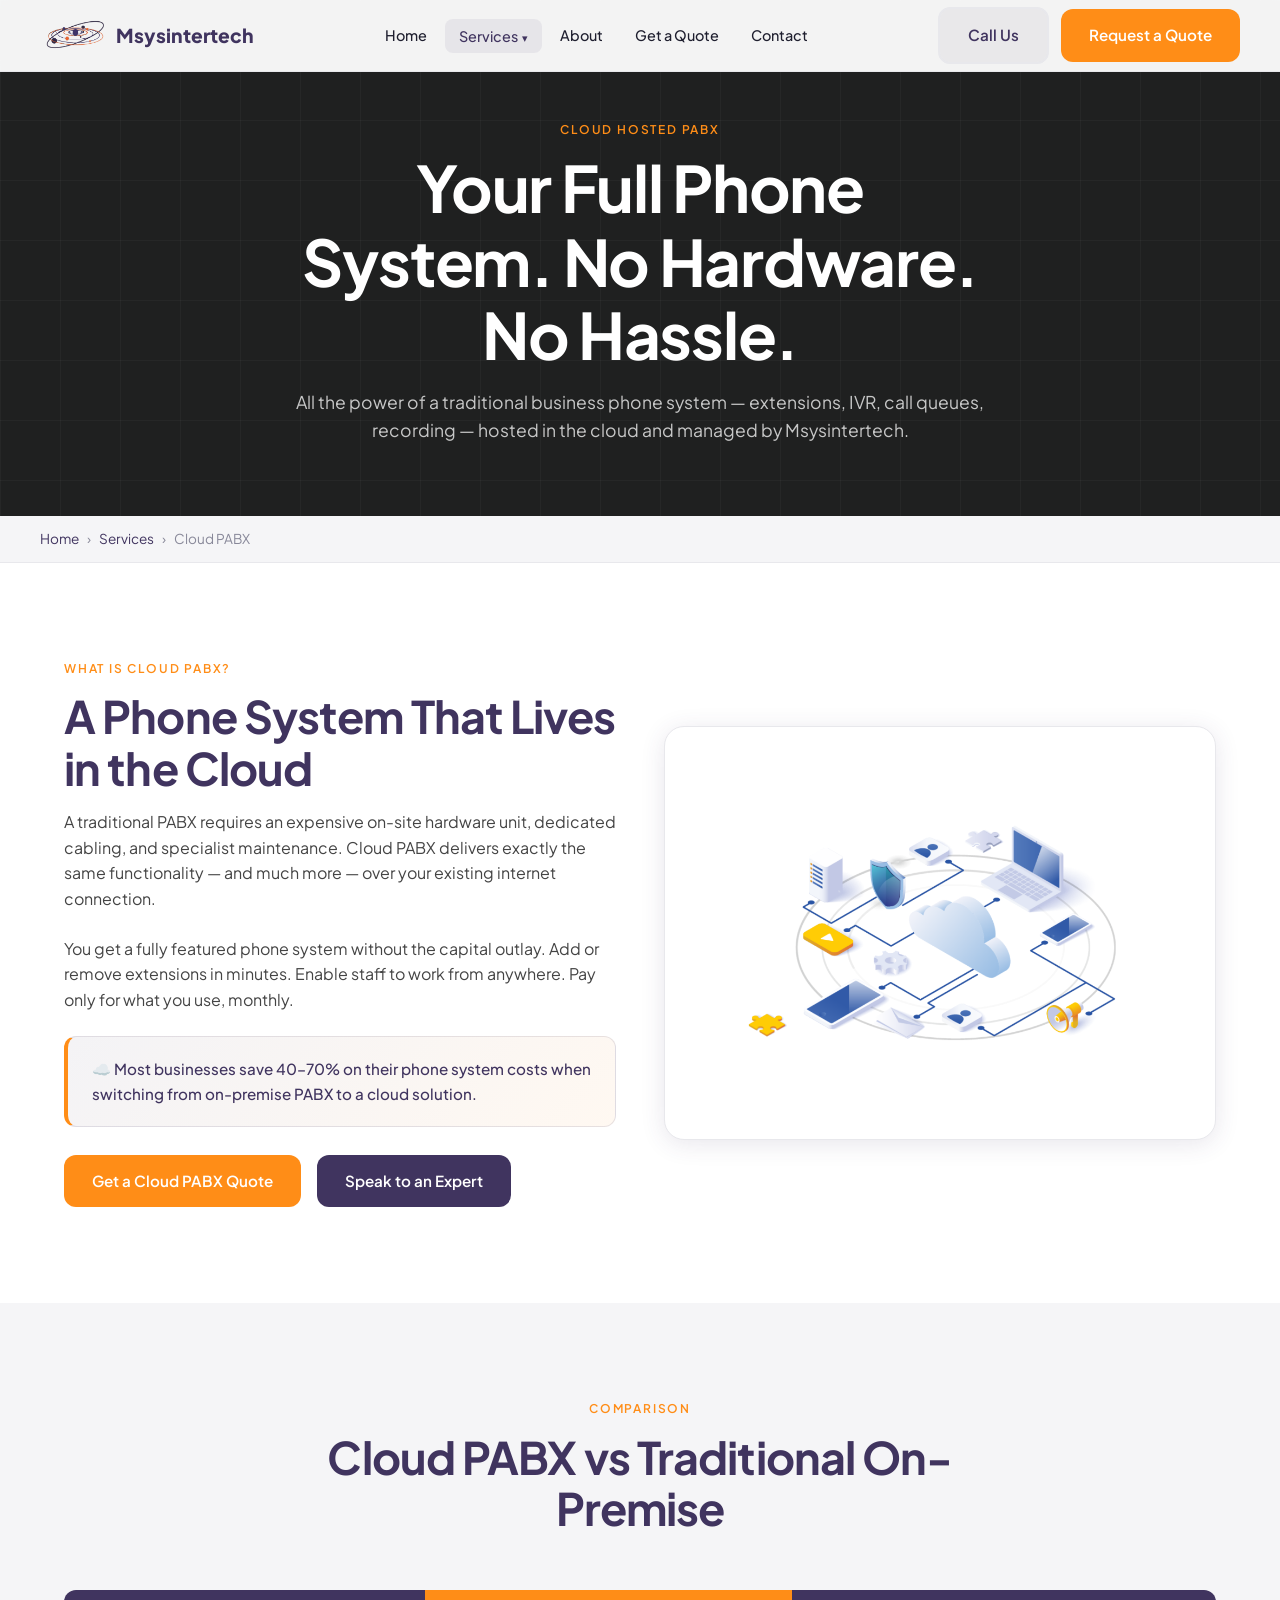
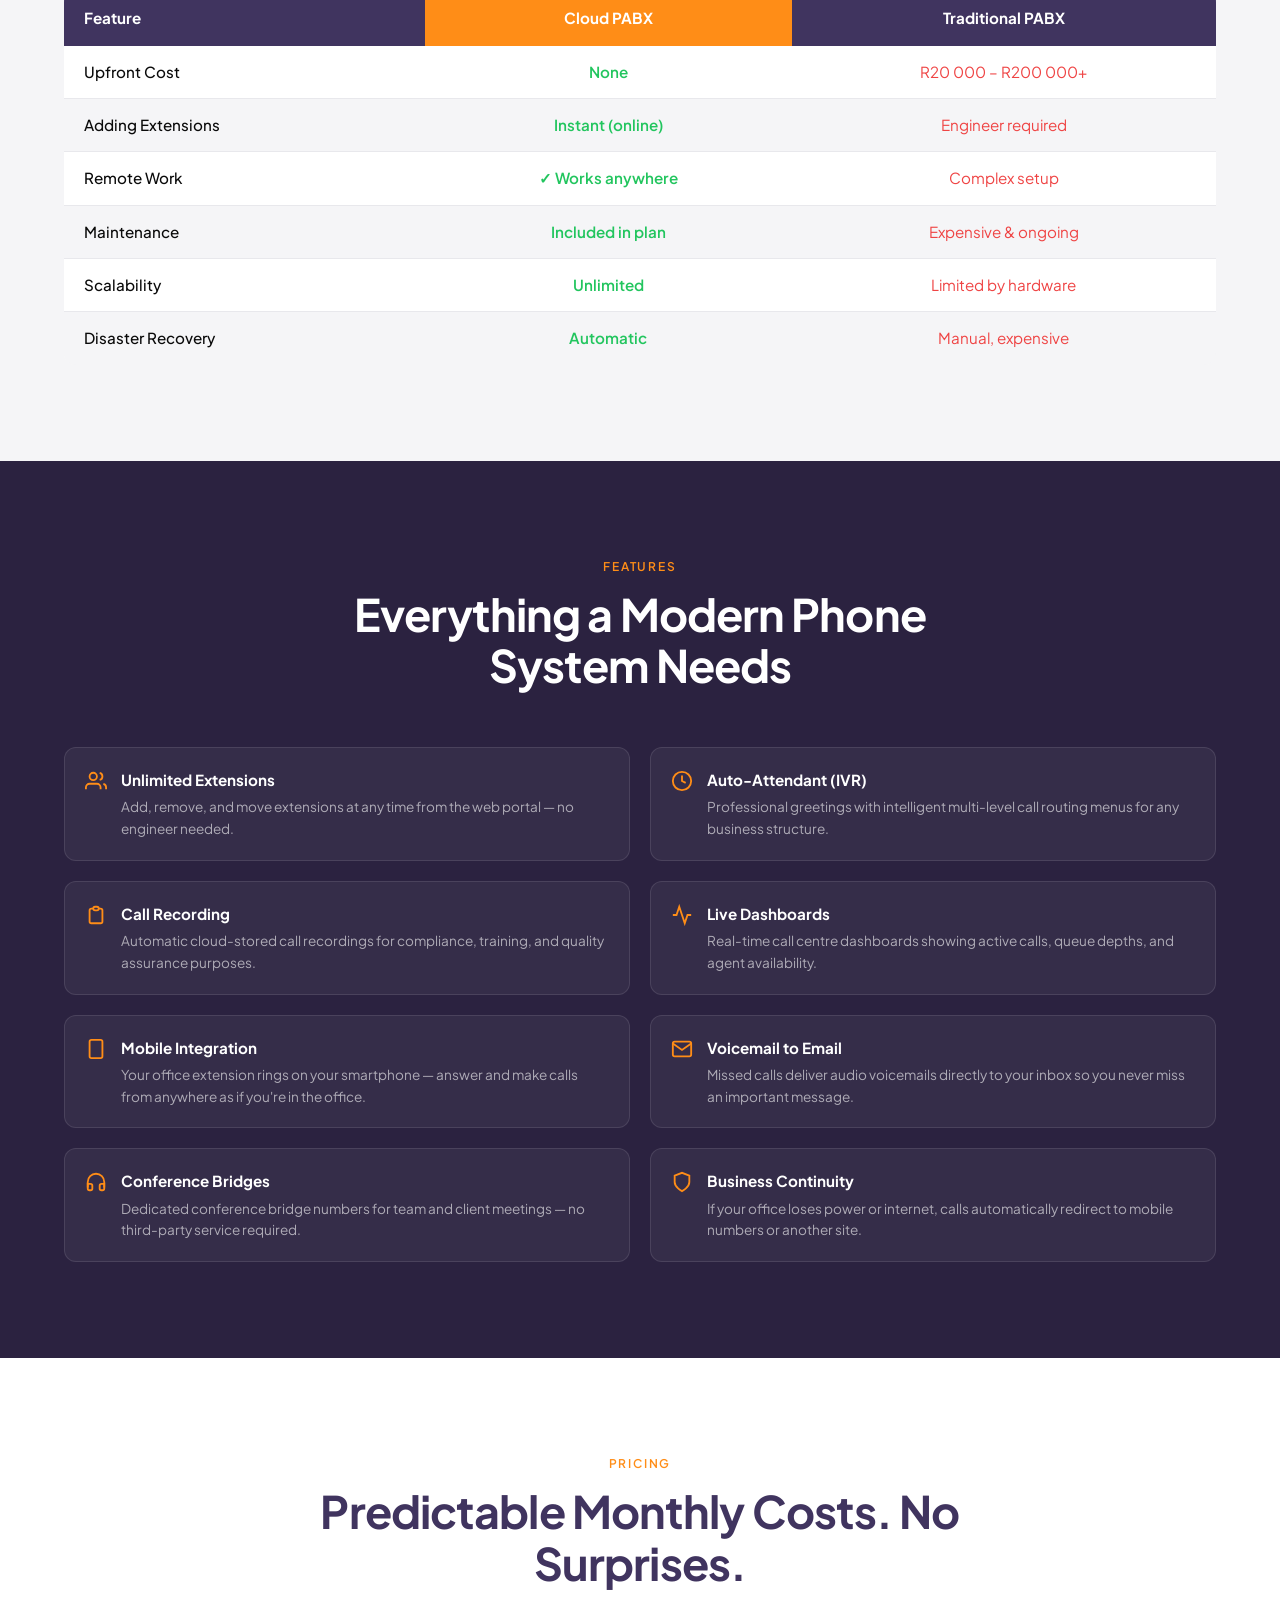
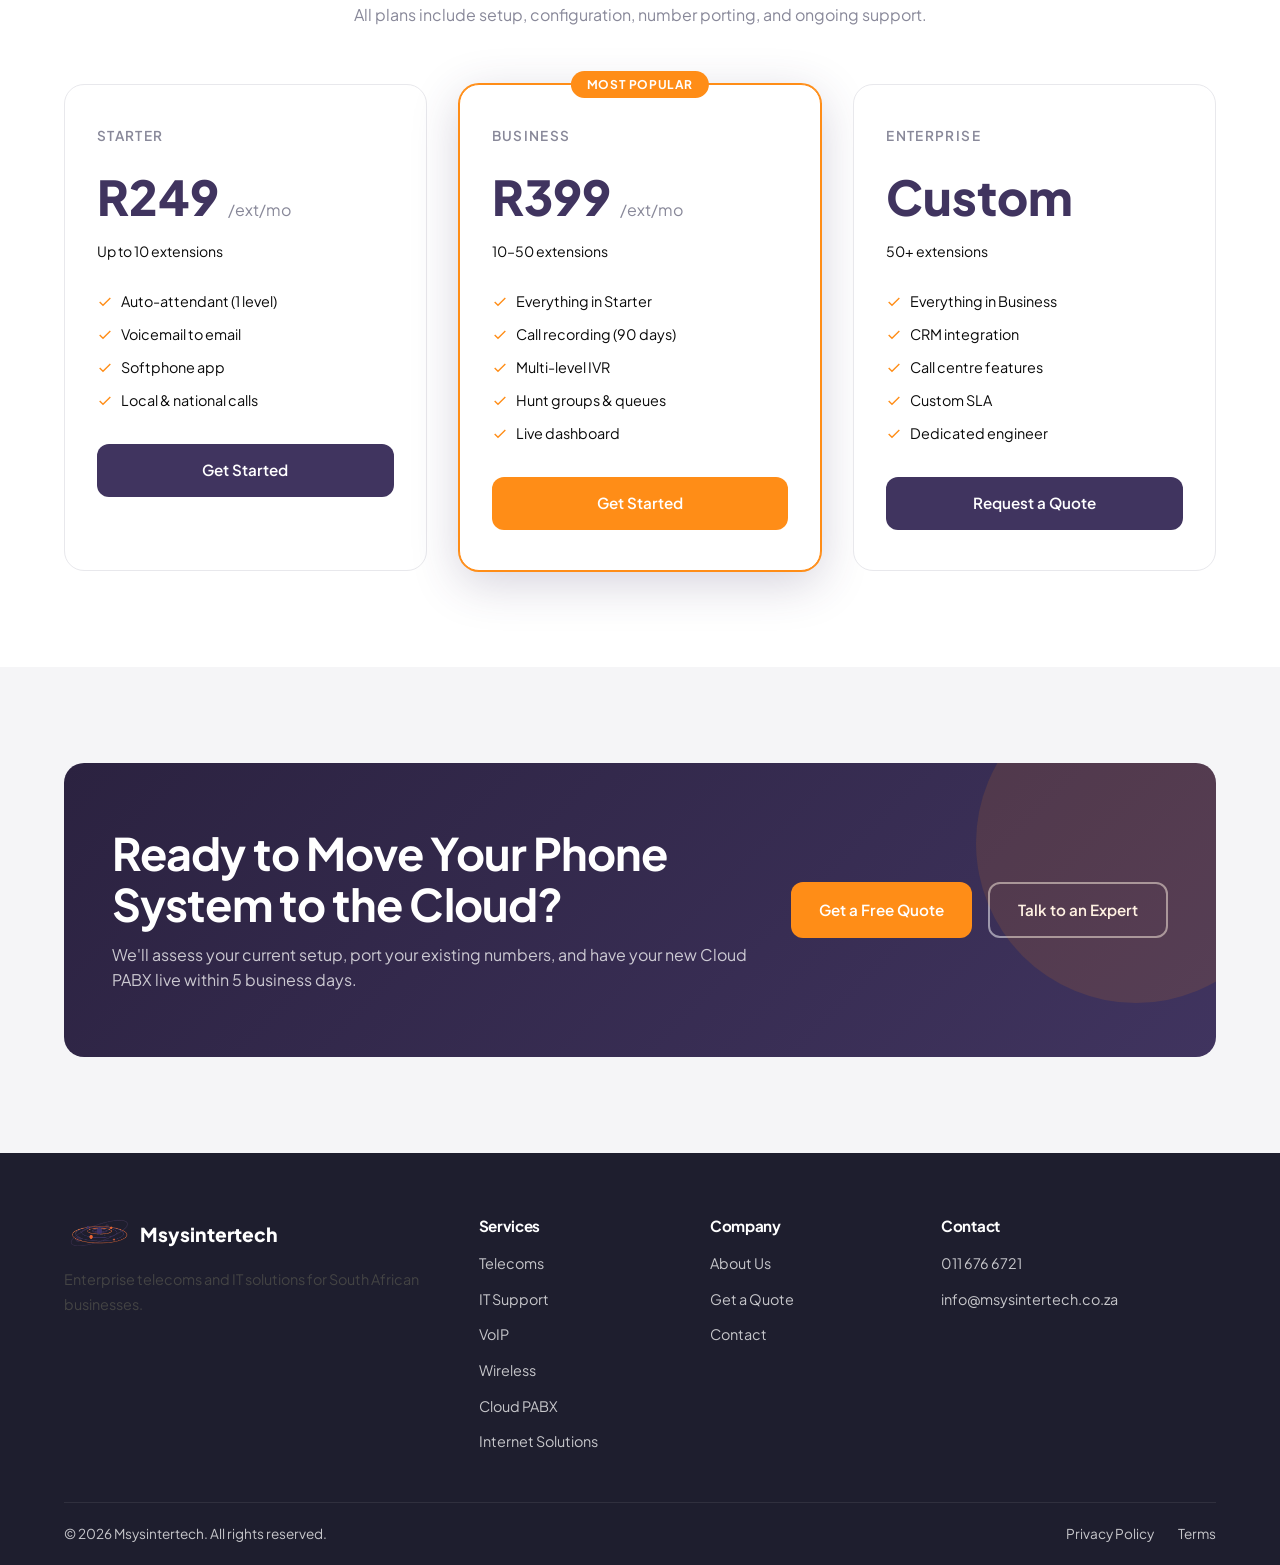
<file: cloud-pabx.html>
<!DOCTYPE html>
<html lang="en">
<head>
  <meta charset="UTF-8" />
  <meta name="viewport" content="width=device-width, initial-scale=1.0" />
  <title>Cloud Hosted PABX — Msysintertech</title>
  <meta name="description" content="Cloud hosted PABX for South African businesses. Full phone system features, no hardware costs, instant scalability from Msysintertech.">
  <link rel="stylesheet" href="css/style.css" />
</head>
<body>

<nav class="navbar">
  <div class="navbar__inner">
    <a href="index.html" class="navbar__logo"><img src="images/logo-icon.png" alt="Msysintertech Inter Technologies logo" class="navbar__logo-img" />Msysintertech</a>
    <div class="navbar__nav">
      <a href="index.html">Home</a>
      <div class="has-dropdown">
        <a href="services.html" class="active">Services</a>
        <div class="dropdown">
          <a href="telecoms.html">Telecoms</a>
          <a href="it-support.html">IT Support</a>
          <a href="voip.html">VoIP</a>
          <a href="wireless.html">Wireless</a>
          <a href="cloud-pabx.html" class="active">Cloud PABX</a>
        </div>
      </div>
      <a href="about.html">About</a>
      <a href="quote.html">Get a Quote</a>
      <a href="contact.html">Contact</a>
    </div>
    <div class="navbar__cta">
      <a href="tel:+27000000000" class="btn btn--outline" style="background:rgba(64,52,95,0.06);color:var(--violet);border-color:var(--gray-200);">Call Us</a>
      <a href="quote.html" class="btn btn--primary">Request a Quote</a>
    </div>
    <button class="hamburger" aria-label="Toggle menu"><span></span><span></span><span></span></button>
  </div>
</nav>
<div class="mobile-nav">
  <a href="index.html">Home</a><a href="services.html">Services</a><a href="telecoms.html">Telecoms</a>
  <a href="it-support.html">IT Support</a><a href="voip.html">VoIP</a><a href="wireless.html">Wireless</a>
  <a href="cloud-pabx.html">Cloud PABX</a><a href="about.html">About</a><a href="quote.html">Get a Quote</a><a href="contact.html">Contact</a>
</div>

<div class="page-hero">
  <div class="page-hero__inner">
    <div class="eyebrow">Cloud Hosted PABX</div>
    <h1>Your Full Phone System. No Hardware. No Hassle.</h1>
    <p>All the power of a traditional business phone system — extensions, IVR, call queues, recording — hosted in the cloud and managed by Msysintertech.</p>
  </div>
</div>

<div class="breadcrumb"><div class="breadcrumb__inner"><a href="index.html">Home</a><span>›</span><a href="services.html">Services</a><span>›</span><span>Cloud PABX</span></div></div>

<!-- INTRO -->
<section class="section">
  <div class="container">
    <div class="grid-2 fade-up">
      <div class="feature-content">
        <div class="eyebrow">What Is Cloud PABX?</div>
        <h2>A Phone System That Lives in the Cloud</h2>
        <p>A traditional PABX requires an expensive on-site hardware unit, dedicated cabling, and specialist maintenance. Cloud PABX delivers exactly the same functionality — and much more — over your existing internet connection.</p>
        <p style="margin-top:16px;">You get a fully featured phone system without the capital outlay. Add or remove extensions in minutes. Enable staff to work from anywhere. Pay only for what you use, monthly.</p>
        <div class="highlight-box" style="margin-top:24px;">
          <p>☁️ Most businesses save 40–70% on their phone system costs when switching from on-premise PABX to a cloud solution.</p>
        </div>
        <div style="margin-top:28px;display:flex;gap:16px;flex-wrap:wrap;">
          <a href="quote.html" class="btn btn--primary">Get a Cloud PABX Quote</a>
          <a href="contact.html" class="btn btn--violet">Speak to an Expert</a>
        </div>
      </div>
      <div class="feature-visual">
        <img src="images/cloud-pabx.png" alt="Cloud PABX" />
      </div>
    </div>
  </div>
</section>

<!-- CLOUD vs ON-PREM -->
<section class="section section--gray">
  <div class="container">
    <div class="section-header fade-up">
      <div class="eyebrow">Comparison</div>
      <h2>Cloud PABX vs Traditional On-Premise</h2>
    </div>
    <div class="fade-up" style="overflow-x:auto;">
      <table style="width:100%;border-collapse:collapse;font-size:0.95rem;">
        <thead>
          <tr style="background:var(--violet);color:var(--white);">
            <th style="padding:16px 20px;text-align:left;border-radius:12px 0 0 0;">Feature</th>
            <th style="padding:16px 20px;text-align:center;background:var(--amber);">Cloud PABX</th>
            <th style="padding:16px 20px;text-align:center;border-radius:0 12px 0 0;">Traditional PABX</th>
          </tr>
        </thead>
        <tbody>
          <tr style="background:white;border-bottom:1px solid var(--gray-200);">
            <td style="padding:14px 20px;font-weight:500;">Upfront Cost</td>
            <td style="padding:14px 20px;text-align:center;color:#22c55e;font-weight:600;">None</td>
            <td style="padding:14px 20px;text-align:center;color:#ef4444;">R20 000 – R200 000+</td>
          </tr>
          <tr style="background:var(--gray-100);border-bottom:1px solid var(--gray-200);">
            <td style="padding:14px 20px;font-weight:500;">Adding Extensions</td>
            <td style="padding:14px 20px;text-align:center;color:#22c55e;font-weight:600;">Instant (online)</td>
            <td style="padding:14px 20px;text-align:center;color:#ef4444;">Engineer required</td>
          </tr>
          <tr style="background:white;border-bottom:1px solid var(--gray-200);">
            <td style="padding:14px 20px;font-weight:500;">Remote Work</td>
            <td style="padding:14px 20px;text-align:center;color:#22c55e;font-weight:600;">✓ Works anywhere</td>
            <td style="padding:14px 20px;text-align:center;color:#ef4444;">Complex setup</td>
          </tr>
          <tr style="background:var(--gray-100);border-bottom:1px solid var(--gray-200);">
            <td style="padding:14px 20px;font-weight:500;">Maintenance</td>
            <td style="padding:14px 20px;text-align:center;color:#22c55e;font-weight:600;">Included in plan</td>
            <td style="padding:14px 20px;text-align:center;color:#ef4444;">Expensive & ongoing</td>
          </tr>
          <tr style="background:white;border-bottom:1px solid var(--gray-200);">
            <td style="padding:14px 20px;font-weight:500;">Scalability</td>
            <td style="padding:14px 20px;text-align:center;color:#22c55e;font-weight:600;">Unlimited</td>
            <td style="padding:14px 20px;text-align:center;color:#ef4444;">Limited by hardware</td>
          </tr>
          <tr style="background:var(--gray-100);">
            <td style="padding:14px 20px;font-weight:500;border-radius:0 0 0 12px;">Disaster Recovery</td>
            <td style="padding:14px 20px;text-align:center;color:#22c55e;font-weight:600;">Automatic</td>
            <td style="padding:14px 20px;text-align:center;color:#ef4444;border-radius:0 0 12px 0;">Manual, expensive</td>
          </tr>
        </tbody>
      </table>
    </div>
  </div>
</section>

<!-- FEATURES -->
<section class="section section--dark">
  <div class="container">
    <div class="section-header fade-up" style="color:var(--white);">
      <div class="eyebrow">Features</div>
      <h2 style="color:var(--white);">Everything a Modern Phone System Needs</h2>
    </div>
    <div class="voip-feature-grid fade-up">
      <div class="voip-feature-item">
        <svg viewBox="0 0 24 24" fill="none" stroke="currentColor" stroke-width="2"><path d="M17 21v-2a4 4 0 00-4-4H5a4 4 0 00-4 4v2"/><circle cx="9" cy="7" r="4"/><path d="M23 21v-2a4 4 0 00-3-3.87"/><path d="M16 3.13a4 4 0 010 7.75"/></svg>
        <div><strong>Unlimited Extensions</strong><p>Add, remove, and move extensions at any time from the web portal — no engineer needed.</p></div>
      </div>
      <div class="voip-feature-item">
        <svg viewBox="0 0 24 24" fill="none" stroke="currentColor" stroke-width="2"><circle cx="12" cy="12" r="10"/><polyline points="12 6 12 12 16 14"/></svg>
        <div><strong>Auto-Attendant (IVR)</strong><p>Professional greetings with intelligent multi-level call routing menus for any business structure.</p></div>
      </div>
      <div class="voip-feature-item">
        <svg viewBox="0 0 24 24" fill="none" stroke="currentColor" stroke-width="2"><path d="M9 5H7a2 2 0 00-2 2v12a2 2 0 002 2h10a2 2 0 002-2V7a2 2 0 00-2-2h-2M9 5a2 2 0 002 2h2a2 2 0 002-2M9 5a2 2 0 012-2h2a2 2 0 012 2"/></svg>
        <div><strong>Call Recording</strong><p>Automatic cloud-stored call recordings for compliance, training, and quality assurance purposes.</p></div>
      </div>
      <div class="voip-feature-item">
        <svg viewBox="0 0 24 24" fill="none" stroke="currentColor" stroke-width="2"><polyline points="22 12 18 12 15 21 9 3 6 12 2 12"/></svg>
        <div><strong>Live Dashboards</strong><p>Real-time call centre dashboards showing active calls, queue depths, and agent availability.</p></div>
      </div>
      <div class="voip-feature-item">
        <svg viewBox="0 0 24 24" fill="none" stroke="currentColor" stroke-width="2"><rect x="5" y="2" width="14" height="20" rx="2"/><line x1="12" y1="18" x2="12.01" y2="18"/></svg>
        <div><strong>Mobile Integration</strong><p>Your office extension rings on your smartphone — answer and make calls from anywhere as if you're in the office.</p></div>
      </div>
      <div class="voip-feature-item">
        <svg viewBox="0 0 24 24" fill="none" stroke="currentColor" stroke-width="2"><path d="M4 4h16c1.1 0 2 .9 2 2v12c0 1.1-.9 2-2 2H4c-1.1 0-2-.9-2-2V6c0-1.1.9-2 2-2z"/><polyline points="22,6 12,13 2,6"/></svg>
        <div><strong>Voicemail to Email</strong><p>Missed calls deliver audio voicemails directly to your inbox so you never miss an important message.</p></div>
      </div>
      <div class="voip-feature-item">
        <svg viewBox="0 0 24 24" fill="none" stroke="currentColor" stroke-width="2"><path d="M3 18v-6a9 9 0 0118 0v6"/><path d="M21 19a2 2 0 01-2 2h-1a2 2 0 01-2-2v-3a2 2 0 012-2h3zM3 19a2 2 0 002 2h1a2 2 0 002-2v-3a2 2 0 00-2-2H3z"/></svg>
        <div><strong>Conference Bridges</strong><p>Dedicated conference bridge numbers for team and client meetings — no third-party service required.</p></div>
      </div>
      <div class="voip-feature-item">
        <svg viewBox="0 0 24 24" fill="none" stroke="currentColor" stroke-width="2"><path d="M12 22s8-4 8-10V5l-8-3-8 3v7c0 6 8 10 8 10z"/></svg>
        <div><strong>Business Continuity</strong><p>If your office loses power or internet, calls automatically redirect to mobile numbers or another site.</p></div>
      </div>
    </div>
  </div>
</section>

<!-- PRICING -->
<section class="section">
  <div class="container">
    <div class="section-header fade-up">
      <div class="eyebrow">Pricing</div>
      <h2>Predictable Monthly Costs. No Surprises.</h2>
      <p>All plans include setup, configuration, number porting, and ongoing support.</p>
    </div>
    <div class="grid-3 fade-up">
      <div class="pricing-card">
        <div class="pricing-card__name">Starter</div>
        <div class="pricing-card__price">R249 <span>/ext/mo</span></div>
        <div class="pricing-card__desc">Up to 10 extensions</div>
        <ul>
          <li><svg viewBox="0 0 24 24" fill="none" stroke="currentColor" stroke-width="2"><polyline points="20 6 9 17 4 12"/></svg>Auto-attendant (1 level)</li>
          <li><svg viewBox="0 0 24 24" fill="none" stroke="currentColor" stroke-width="2"><polyline points="20 6 9 17 4 12"/></svg>Voicemail to email</li>
          <li><svg viewBox="0 0 24 24" fill="none" stroke="currentColor" stroke-width="2"><polyline points="20 6 9 17 4 12"/></svg>Softphone app</li>
          <li><svg viewBox="0 0 24 24" fill="none" stroke="currentColor" stroke-width="2"><polyline points="20 6 9 17 4 12"/></svg>Local &amp; national calls</li>
        </ul>
        <a href="quote.html" class="btn btn--violet" style="width:100%;justify-content:center;">Get Started</a>
      </div>
      <div class="pricing-card pricing-card--featured">
        <div class="pricing-badge">Most Popular</div>
        <div class="pricing-card__name">Business</div>
        <div class="pricing-card__price">R399 <span>/ext/mo</span></div>
        <div class="pricing-card__desc">10–50 extensions</div>
        <ul>
          <li><svg viewBox="0 0 24 24" fill="none" stroke="currentColor" stroke-width="2"><polyline points="20 6 9 17 4 12"/></svg>Everything in Starter</li>
          <li><svg viewBox="0 0 24 24" fill="none" stroke="currentColor" stroke-width="2"><polyline points="20 6 9 17 4 12"/></svg>Call recording (90 days)</li>
          <li><svg viewBox="0 0 24 24" fill="none" stroke="currentColor" stroke-width="2"><polyline points="20 6 9 17 4 12"/></svg>Multi-level IVR</li>
          <li><svg viewBox="0 0 24 24" fill="none" stroke="currentColor" stroke-width="2"><polyline points="20 6 9 17 4 12"/></svg>Hunt groups &amp; queues</li>
          <li><svg viewBox="0 0 24 24" fill="none" stroke="currentColor" stroke-width="2"><polyline points="20 6 9 17 4 12"/></svg>Live dashboard</li>
        </ul>
        <a href="quote.html" class="btn btn--primary" style="width:100%;justify-content:center;">Get Started</a>
      </div>
      <div class="pricing-card">
        <div class="pricing-card__name">Enterprise</div>
        <div class="pricing-card__price">Custom</div>
        <div class="pricing-card__desc">50+ extensions</div>
        <ul>
          <li><svg viewBox="0 0 24 24" fill="none" stroke="currentColor" stroke-width="2"><polyline points="20 6 9 17 4 12"/></svg>Everything in Business</li>
          <li><svg viewBox="0 0 24 24" fill="none" stroke="currentColor" stroke-width="2"><polyline points="20 6 9 17 4 12"/></svg>CRM integration</li>
          <li><svg viewBox="0 0 24 24" fill="none" stroke="currentColor" stroke-width="2"><polyline points="20 6 9 17 4 12"/></svg>Call centre features</li>
          <li><svg viewBox="0 0 24 24" fill="none" stroke="currentColor" stroke-width="2"><polyline points="20 6 9 17 4 12"/></svg>Custom SLA</li>
          <li><svg viewBox="0 0 24 24" fill="none" stroke="currentColor" stroke-width="2"><polyline points="20 6 9 17 4 12"/></svg>Dedicated engineer</li>
        </ul>
        <a href="quote.html" class="btn btn--violet" style="width:100%;justify-content:center;">Request a Quote</a>
      </div>
    </div>
  </div>
</section>

<!-- CTA -->
<section class="section section--gray">
  <div class="container">
    <div class="cta-banner fade-up">
      <div>
        <h2>Ready to Move Your Phone System to the Cloud?</h2>
        <p>We'll assess your current setup, port your existing numbers, and have your new Cloud PABX live within 5 business days.</p>
      </div>
      <div class="cta-banner__actions">
        <a href="quote.html" class="btn btn--primary">Get a Free Quote</a>
        <a href="contact.html" class="btn btn--outline">Talk to an Expert</a>
      </div>
    </div>
  </div>
</section>

<footer class="footer">
  <div class="container">
    <div class="footer__grid">
      <div class="footer__brand"><div class="navbar__logo" style="color:var(--white);"><img src="images/logo-icon.png" alt="Msysintertech Inter Technologies logo" class="navbar__logo-img" />Msysintertech</div><p>Enterprise telecoms and IT solutions for South African businesses.</p></div>
      <div class="footer__col"><h5>Services</h5><ul><li><a href="telecoms.html">Telecoms</a></li><li><a href="it-support.html">IT Support</a></li><li><a href="voip.html">VoIP</a></li><li><a href="wireless.html">Wireless</a></li><li><a href="cloud-pabx.html">Cloud PABX</a></li><li><a href="internet-solutions.html">Internet Solutions</a></li></ul></div>
      <div class="footer__col"><h5>Company</h5><ul><li><a href="about.html">About Us</a></li><li><a href="quote.html">Get a Quote</a></li><li><a href="contact.html">Contact</a></li></ul></div>
      <div class="footer__col"><h5>Contact</h5><ul><li><a href="tel:+27116766721">011 676 6721</a></li><li><a href="mailto:info@msysintertech.co.za">info@msysintertech.co.za</a></li></ul></div>
    </div>
    <div class="footer__bottom">
      <span>© <span id="currentYear"></span> Msysintertech. All rights reserved.</span>
      <div class="footer__bottom-links"><a href="#">Privacy Policy</a><a href="#">Terms</a></div>
    </div>
  </div>
</footer>
<script src="js/main.js"></script>
</body>
</html>
</file>
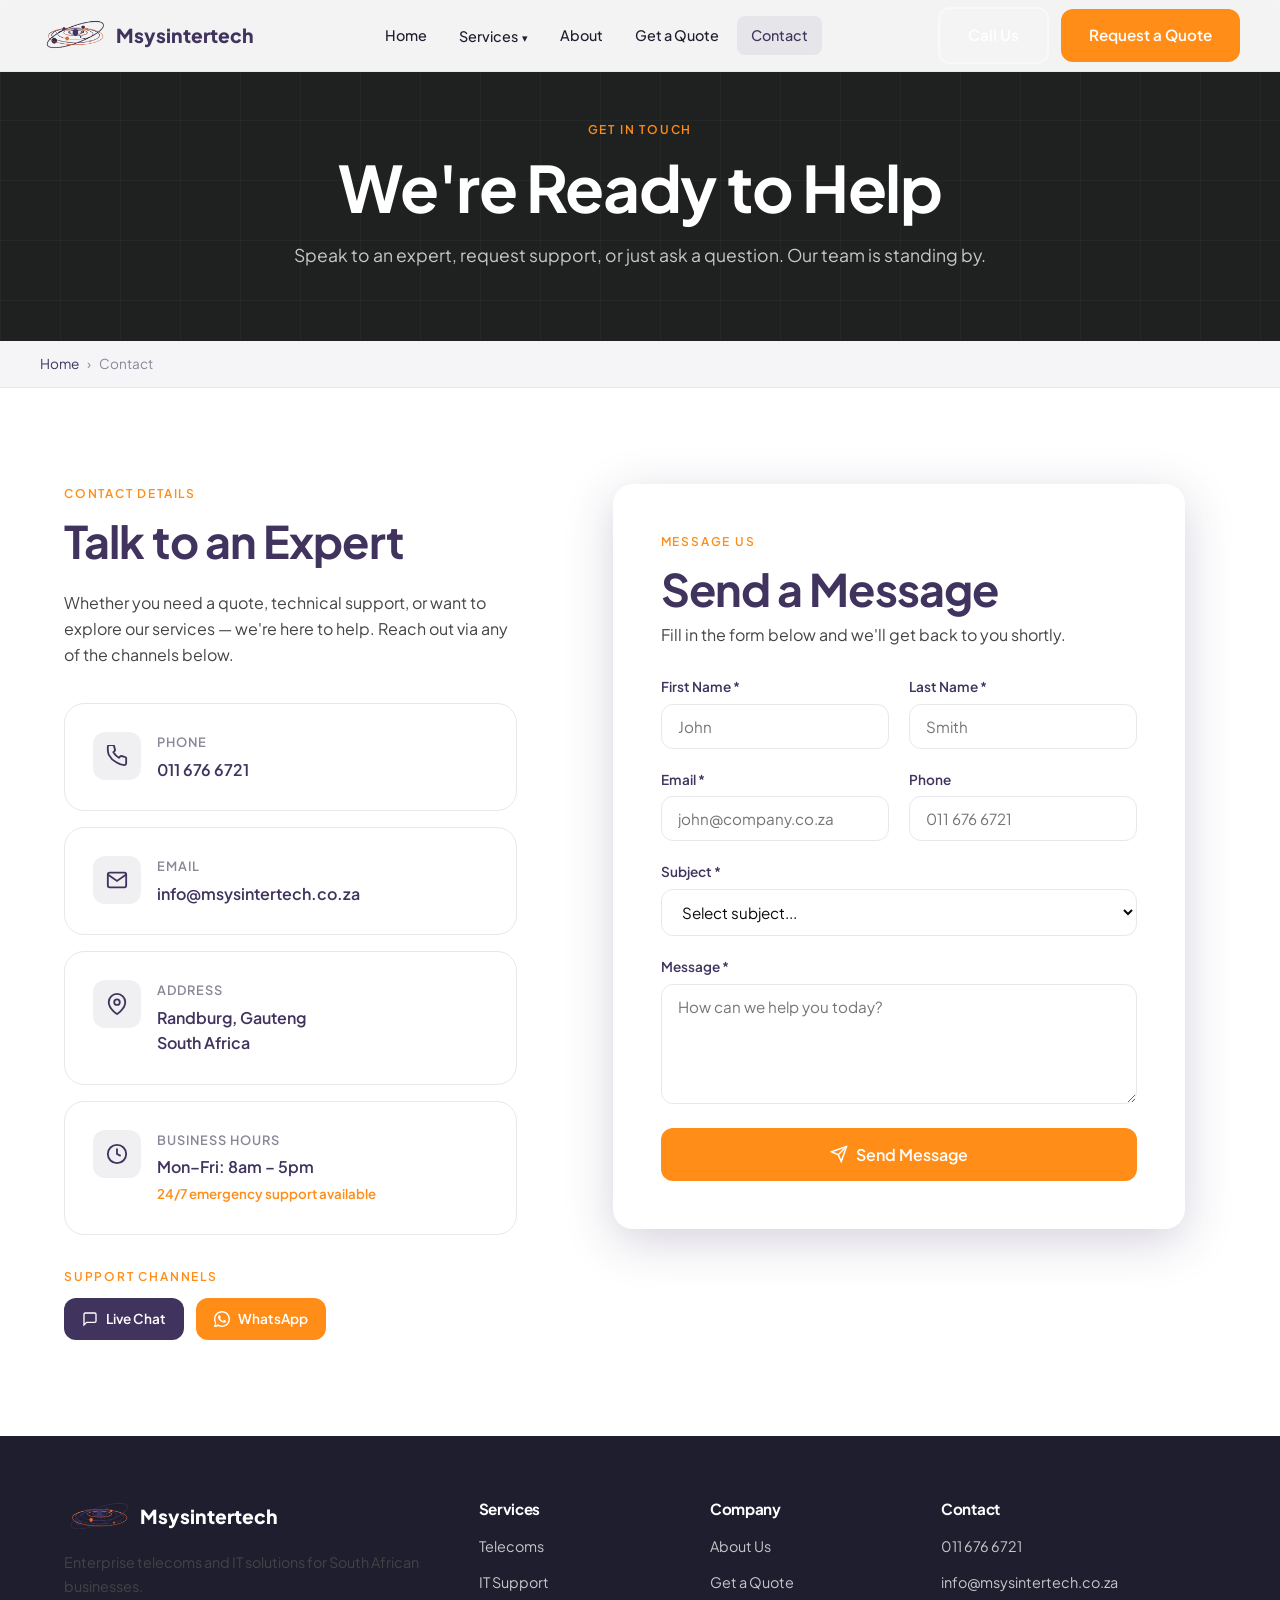
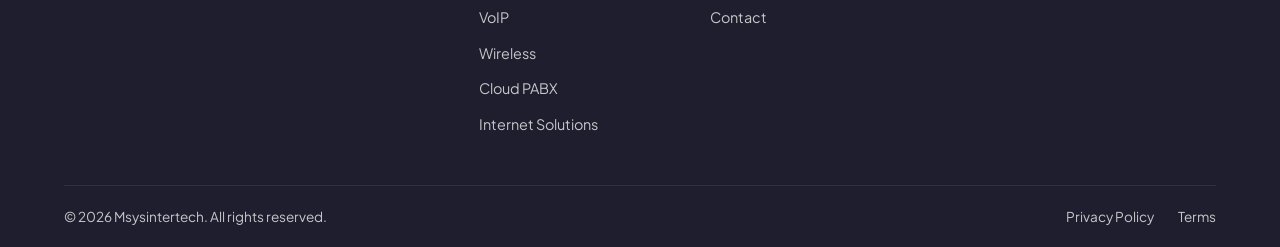
<file: contact (2).html>
<!DOCTYPE html>
<html lang="en">
<head>
  <meta charset="UTF-8" />
  <meta name="viewport" content="width=device-width, initial-scale=1.0" />
  <title>Contact — Msysintertech</title>
  <link rel="stylesheet" href="css/style.css" />
</head>
<body>

<nav class="navbar">
  <div class="navbar__inner">
    <a href="index.html" class="navbar__logo"><img src="images/logo-icon.png" alt="Msysintertech Inter Technologies logo" class="navbar__logo-img" />Msysintertech</a>
    <div class="navbar__nav">
      <a href="index.html">Home</a>
      <div class="has-dropdown"><a href="services.html">Services</a>
        <div class="dropdown"><a href="telecoms.html">Telecoms</a><a href="it-support.html">IT Support</a><a href="voip.html">VoIP</a><a href="wireless.html">Wireless</a><a href="cloud-pabx.html">Cloud PABX</a><a href="internet-solutions.html">Internet Solutions</a></div>
      </div>
      <a href="about.html">About</a>
      <a href="quote.html">Get a Quote</a>
      <a href="contact.html" class="active">Contact</a>
    </div>
    <div class="navbar__cta">
      <a href="tel:+27116766721" class="btn btn--outline" style="background:rgba(255,255,255,0.1);color:var(--white);border-color:rgba(255,255,255,0.4);">Call Us</a>
      <a href="quote.html" class="btn btn--primary">Request a Quote</a>
    </div>
    <button class="hamburger" aria-label="Toggle menu"><span></span><span></span><span></span></button>
  </div>
</nav>
<div class="mobile-nav">
  <a href="index.html">Home</a><a href="services.html">Services</a><a href="telecoms.html">Telecoms</a><a href="it-support.html">IT Support</a><a href="voip.html">VoIP</a><a href="wireless.html">Wireless</a><a href="cloud-pabx.html">Cloud PABX</a><a href="about.html">About</a><a href="quote.html">Get a Quote</a><a href="contact.html">Contact</a>
</div>

<div class="page-hero">
  <div class="page-hero__inner">
    <div class="eyebrow">Get in Touch</div>
    <h1>We're Ready to Help</h1>
    <p>Speak to an expert, request support, or just ask a question. Our team is standing by.</p>
  </div>
</div>

<div class="breadcrumb"><div class="breadcrumb__inner"><a href="index.html">Home</a><span>›</span><span>Contact</span></div></div>

<section class="section">
  <div class="container">
    <div style="display:grid;grid-template-columns:1fr 1.4fr;gap:64px;align-items:start;" class="fade-up">
      <div>
        <div class="eyebrow">Contact Details</div>
        <h2 style="color:var(--violet);margin-bottom:24px;">Talk to an Expert</h2>
        <p style="margin-bottom:36px;">Whether you need a quote, technical support, or want to explore our services — we're here to help. Reach out via any of the channels below.</p>

        <div style="display:flex;flex-direction:column;gap:16px;">
          <div class="contact-card">
            <div class="contact-card__icon"><svg viewBox="0 0 24 24" fill="none" stroke="currentColor" stroke-width="2"><path d="M22 16.92v3a2 2 0 01-2.18 2 19.79 19.79 0 01-8.63-3.07A19.5 19.5 0 013.07 10.8 19.79 19.79 0 012 2.18 2 2 0 014 0h3a2 2 0 012 1.72 12.84 12.84 0 00.7 2.81 2 2 0 01-.45 2.11L8.09 7.91a16 16 0 006 6l1.27-1.27a2 2 0 012.11-.45 12.84 12.84 0 002.81.7A2 2 0 0122 14v2.92z"/></svg></div>
            <div><div class="contact-card__label">Phone</div><div class="contact-card__value"><a href="tel:+27116766721" style="color:var(--violet);">011 676 6721</a></div></div>
          </div>
          <div class="contact-card">
            <div class="contact-card__icon"><svg viewBox="0 0 24 24" fill="none" stroke="currentColor" stroke-width="2"><path d="M4 4h16c1.1 0 2 .9 2 2v12c0 1.1-.9 2-2 2H4c-1.1 0-2-.9-2-2V6c0-1.1.9-2 2-2z"/><polyline points="22,6 12,13 2,6"/></svg></div>
            <div><div class="contact-card__label">Email</div><div class="contact-card__value"><a href="mailto:info@msysintertech.co.za" style="color:var(--violet);">info@msysintertech.co.za</a></div></div>
          </div>
          <div class="contact-card">
            <div class="contact-card__icon"><svg viewBox="0 0 24 24" fill="none" stroke="currentColor" stroke-width="2"><path d="M21 10c0 7-9 13-9 13s-9-6-9-13a9 9 0 0118 0z"/><circle cx="12" cy="10" r="3"/></svg></div>
            <div><div class="contact-card__label">Address</div><div class="contact-card__value">Randburg, Gauteng<br/>South Africa</div></div>
          </div>
          <div class="contact-card">
            <div class="contact-card__icon"><svg viewBox="0 0 24 24" fill="none" stroke="currentColor" stroke-width="2"><circle cx="12" cy="12" r="10"/><polyline points="12 6 12 12 16 14"/></svg></div>
            <div><div class="contact-card__label">Business Hours</div><div class="contact-card__value">Mon–Fri: 8am – 5pm<br/><small style="color:var(--amber);font-weight:600;">24/7 emergency support available</small></div></div>
          </div>
        </div>

        <div style="margin-top:32px;">
          <div class="eyebrow" style="margin-bottom:12px;">Support Channels</div>
          <div style="display:flex;gap:12px;flex-wrap:wrap;">
            <a href="#" class="btn btn--violet" style="font-size:0.85rem;padding:10px 18px;">
              <svg viewBox="0 0 24 24" fill="none" stroke="currentColor" stroke-width="2" style="width:16px;height:16px;"><path d="M21 15a2 2 0 01-2 2H7l-4 4V5a2 2 0 012-2h14a2 2 0 012 2z"/></svg>
              Live Chat
            </a>
            <a href="https://wa.me/27729766077" target="_blank" rel="noopener" class="btn btn--primary" style="font-size:0.85rem;padding:10px 18px;">
              <svg viewBox="0 0 24 24" fill="currentColor" style="width:16px;height:16px;"><path d="M17.472 14.382c-.297-.149-1.758-.867-2.03-.967-.273-.099-.471-.148-.67.15-.197.297-.767.966-.94 1.164-.173.199-.347.223-.644.075-.297-.15-1.255-.463-2.39-1.475-.883-.788-1.48-1.761-1.653-2.059-.173-.297-.018-.458.13-.606.134-.133.298-.347.446-.52.149-.174.198-.298.298-.497.099-.198.05-.371-.025-.52-.075-.149-.669-1.612-.916-2.207-.242-.579-.487-.5-.669-.51-.173-.008-.371-.01-.57-.01-.198 0-.52.074-.792.372-.272.297-1.04 1.016-1.04 2.479 0 1.462 1.065 2.875 1.213 3.074.149.198 2.096 3.2 5.077 4.487.709.306 1.262.489 1.694.625.712.227 1.36.195 1.871.118.571-.085 1.758-.719 2.006-1.413.248-.694.248-1.289.173-1.413-.074-.124-.272-.198-.57-.347z"/><path d="M12 0C5.373 0 0 5.373 0 12c0 2.117.553 4.103 1.524 5.83L.057 23.8a.5.5 0 00.614.634l6.155-1.608A11.945 11.945 0 0012 24c6.627 0 12-5.373 12-12S18.627 0 12 0zm0 21.818c-1.97 0-3.808-.576-5.352-1.566l-.385-.23-3.99 1.045 1.065-3.89-.252-.4A9.793 9.793 0 012.182 12C2.182 6.566 6.566 2.182 12 2.182S21.818 6.566 21.818 12 17.434 21.818 12 21.818z"/></svg>
              WhatsApp
            </a>
          </div>
        </div>
      </div>

      <div class="quote-form" style="max-width:100%;">
        <div class="eyebrow">Message Us</div>
        <h2>Send a Message</h2>
        <p class="subtitle" style="margin-bottom:28px;">Fill in the form below and we'll get back to you shortly.</p>
        <form id="quoteForm" action="https://api.web3forms.com/submit" method="POST">
          <input type="hidden" name="access_key" value="bee0a659-d77b-4604-9d43-cc8cabe2f52a" />
          <input type="hidden" name="subject" value="New Contact Message — Msysintertech Website" />
          <input type="hidden" name="redirect" value="https://lutandasefu.com/msys/contact.html?sent=true" />
          <div class="form-grid">
            <div class="form-group">
              <label for="firstName">First Name *</label>
              <input type="text" id="firstName" placeholder="John" required />
            </div>
            <div class="form-group">
              <label for="lastName">Last Name *</label>
              <input type="text" id="lastName" placeholder="Smith" required />
            </div>
            <div class="form-group">
              <label for="email">Email *</label>
              <input type="email" id="email" placeholder="john@company.co.za" required />
            </div>
            <div class="form-group">
              <label for="phone">Phone</label>
              <input type="tel" id="phone" placeholder="011 676 6721" />
            </div>
            <div class="form-group form-group--full">
              <label for="subject">Subject *</label>
              <select id="subject" required>
                <option value="">Select subject...</option>
                <option>General Enquiry</option>
                <option>Request a Quote</option>
                <option>Technical Support</option>
                <option>Billing</option>
                <option>Complaint</option>
                <option>Partnership</option>
              </select>
            </div>
            <div class="form-group form-group--full">
              <label for="msgArea">Message *</label>
              <textarea id="msgArea" placeholder="How can we help you today?" required></textarea>
            </div>
          </div>
          <button type="submit" class="btn btn--primary form-submit">
            <svg viewBox="0 0 24 24" fill="none" stroke="currentColor" stroke-width="2"><line x1="22" y1="2" x2="11" y2="13"/><polygon points="22 2 15 22 11 13 2 9 22 2"/></svg>
            Send Message
          </button>
          <div class="success-msg" id="formSuccess">✓ Message sent! We'll respond within one business day.</div>
        </form>
      </div>
    </div>
  </div>
</section>


<footer class="footer">
  <div class="container">
    <div class="footer__grid">
      <div class="footer__brand"><div class="navbar__logo" style="color:var(--white);"><img src="images/logo-icon.png" alt="Msysintertech Inter Technologies logo" class="navbar__logo-img" />Msysintertech</div><p>Enterprise telecoms and IT solutions for South African businesses.</p></div>
      <div class="footer__col"><h5>Services</h5><ul><li><a href="telecoms.html">Telecoms</a></li><li><a href="it-support.html">IT Support</a></li><li><a href="voip.html">VoIP</a></li><li><a href="wireless.html">Wireless</a></li><li><a href="cloud-pabx.html">Cloud PABX</a></li><li><a href="internet-solutions.html">Internet Solutions</a></li></ul></div>
      <div class="footer__col"><h5>Company</h5><ul><li><a href="about.html">About Us</a></li><li><a href="quote.html">Get a Quote</a></li><li><a href="contact.html">Contact</a></li></ul></div>
      <div class="footer__col"><h5>Contact</h5><ul><li><a href="tel:+27116766721">011 676 6721</a></li><li><a href="mailto:info@msysintertech.co.za">info@msysintertech.co.za</a></li></ul></div>
    </div>
    <div class="footer__bottom">
      <span>© <span id="currentYear"></span> Msysintertech. All rights reserved.</span>
      <div class="footer__bottom-links"><a href="#">Privacy Policy</a><a href="#">Terms</a></div>
    </div>
  </div>
</footer>
<script src="js/main.js"></script>
<script>
  // Override the fake form handler so Web3Forms can submit properly
  document.addEventListener('DOMContentLoaded', () => {
    const form = document.getElementById('quoteForm');
    if (form) {
      form.onsubmit = null;
      const cloned = form.cloneNode(true);
      form.parentNode.replaceChild(cloned, form);
    }
  });
</script>
</body>
</html>
</file>
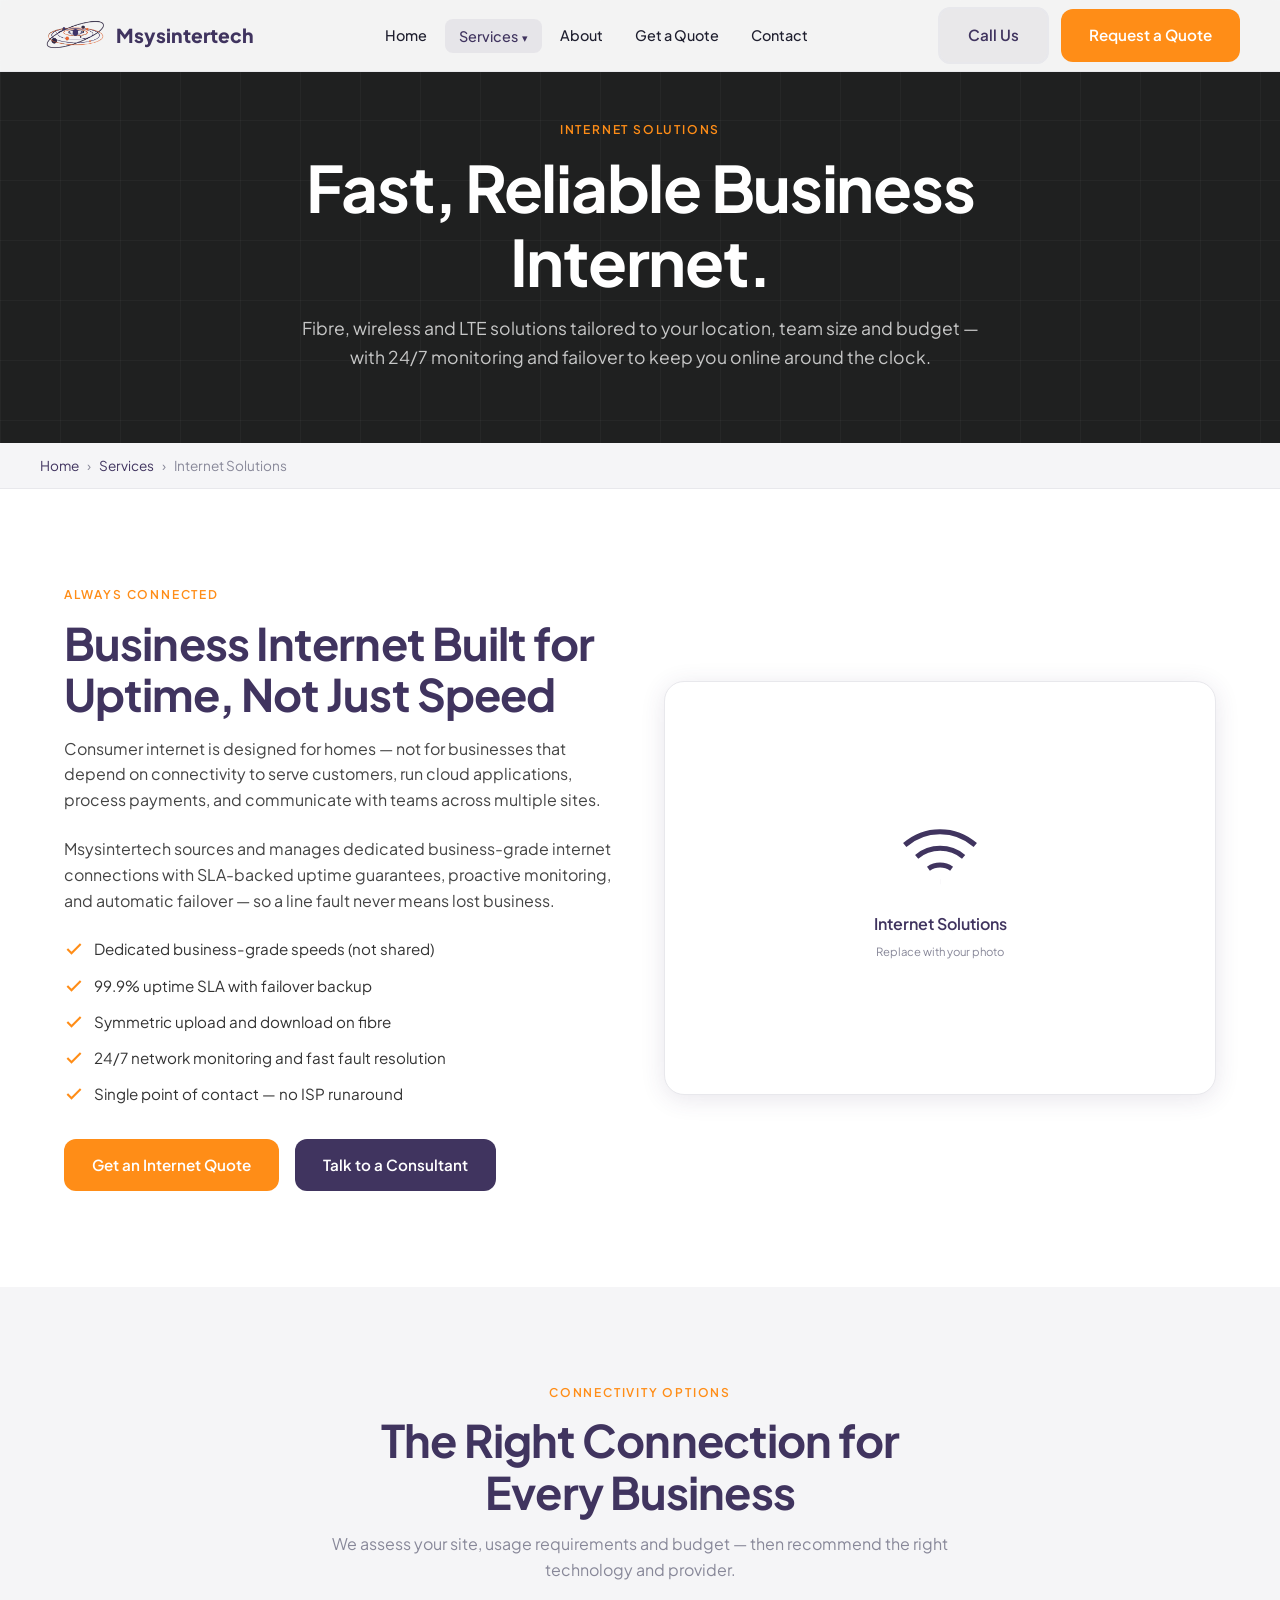
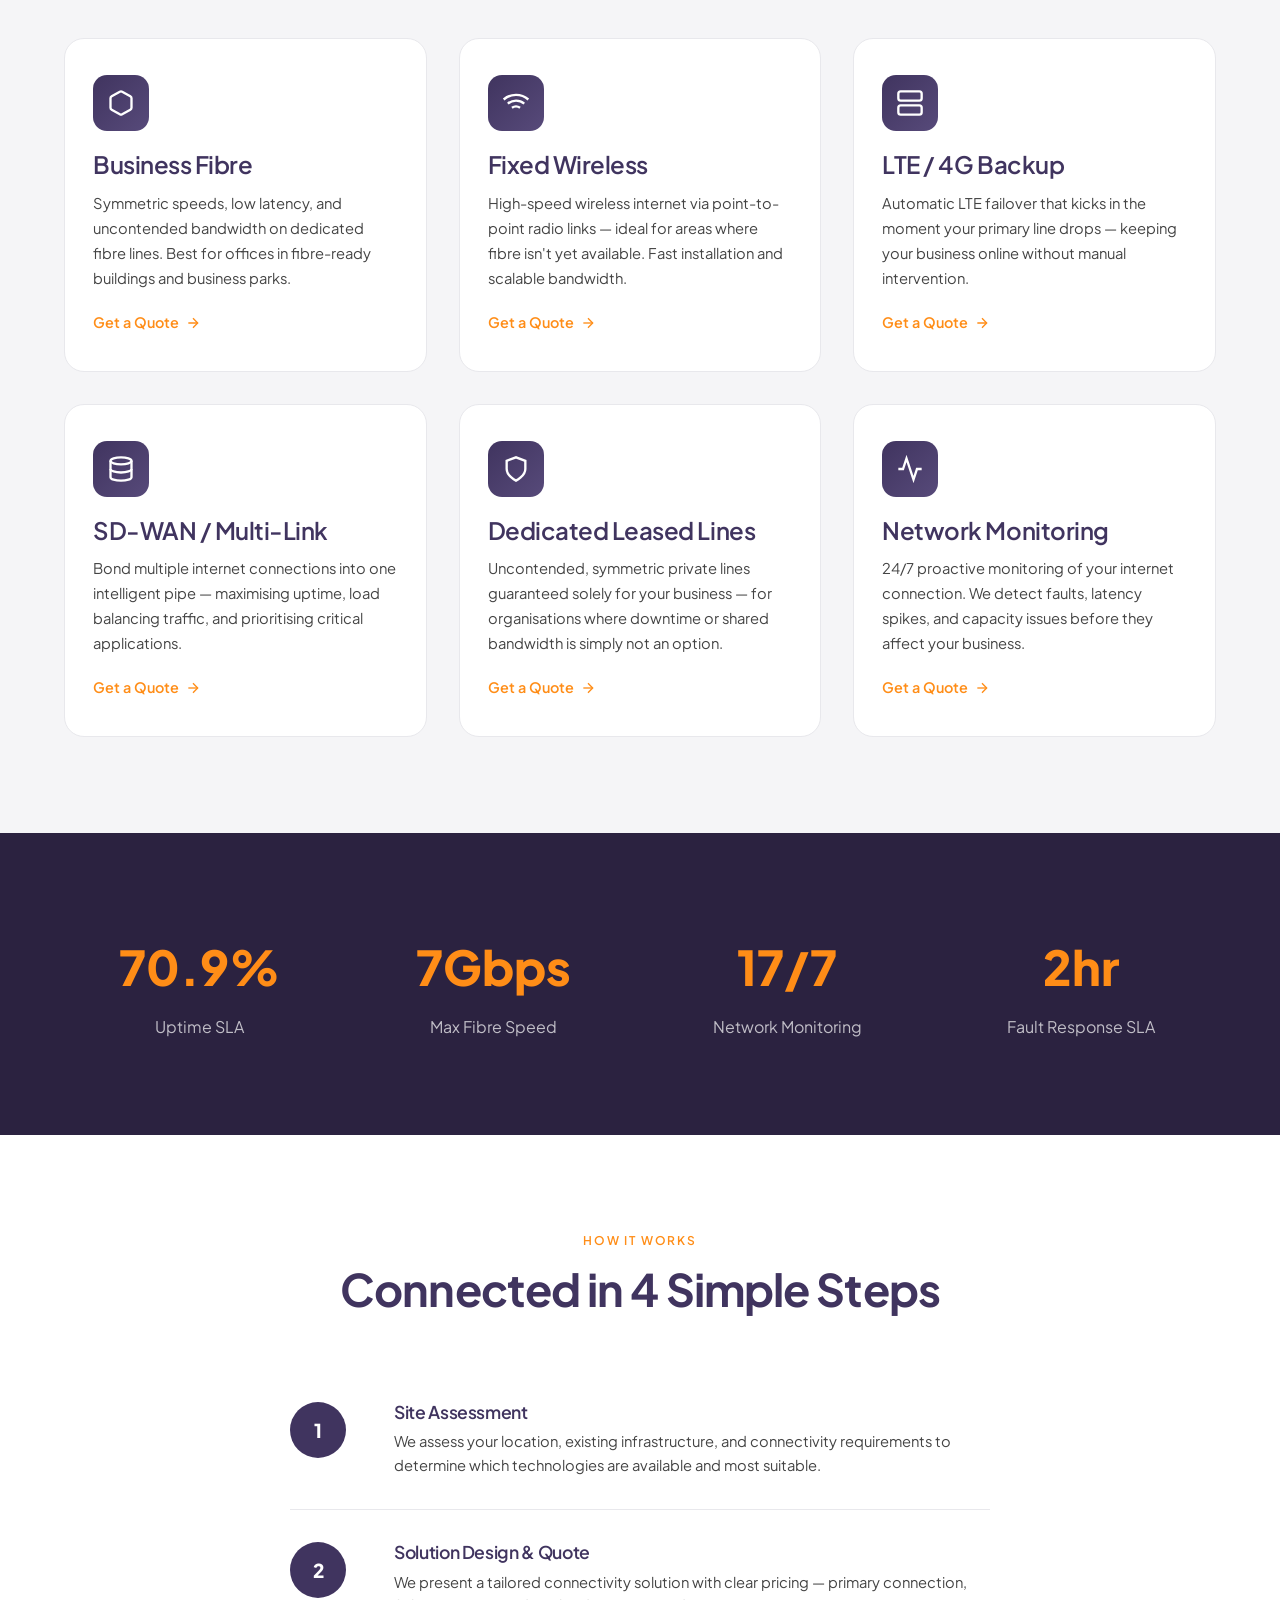
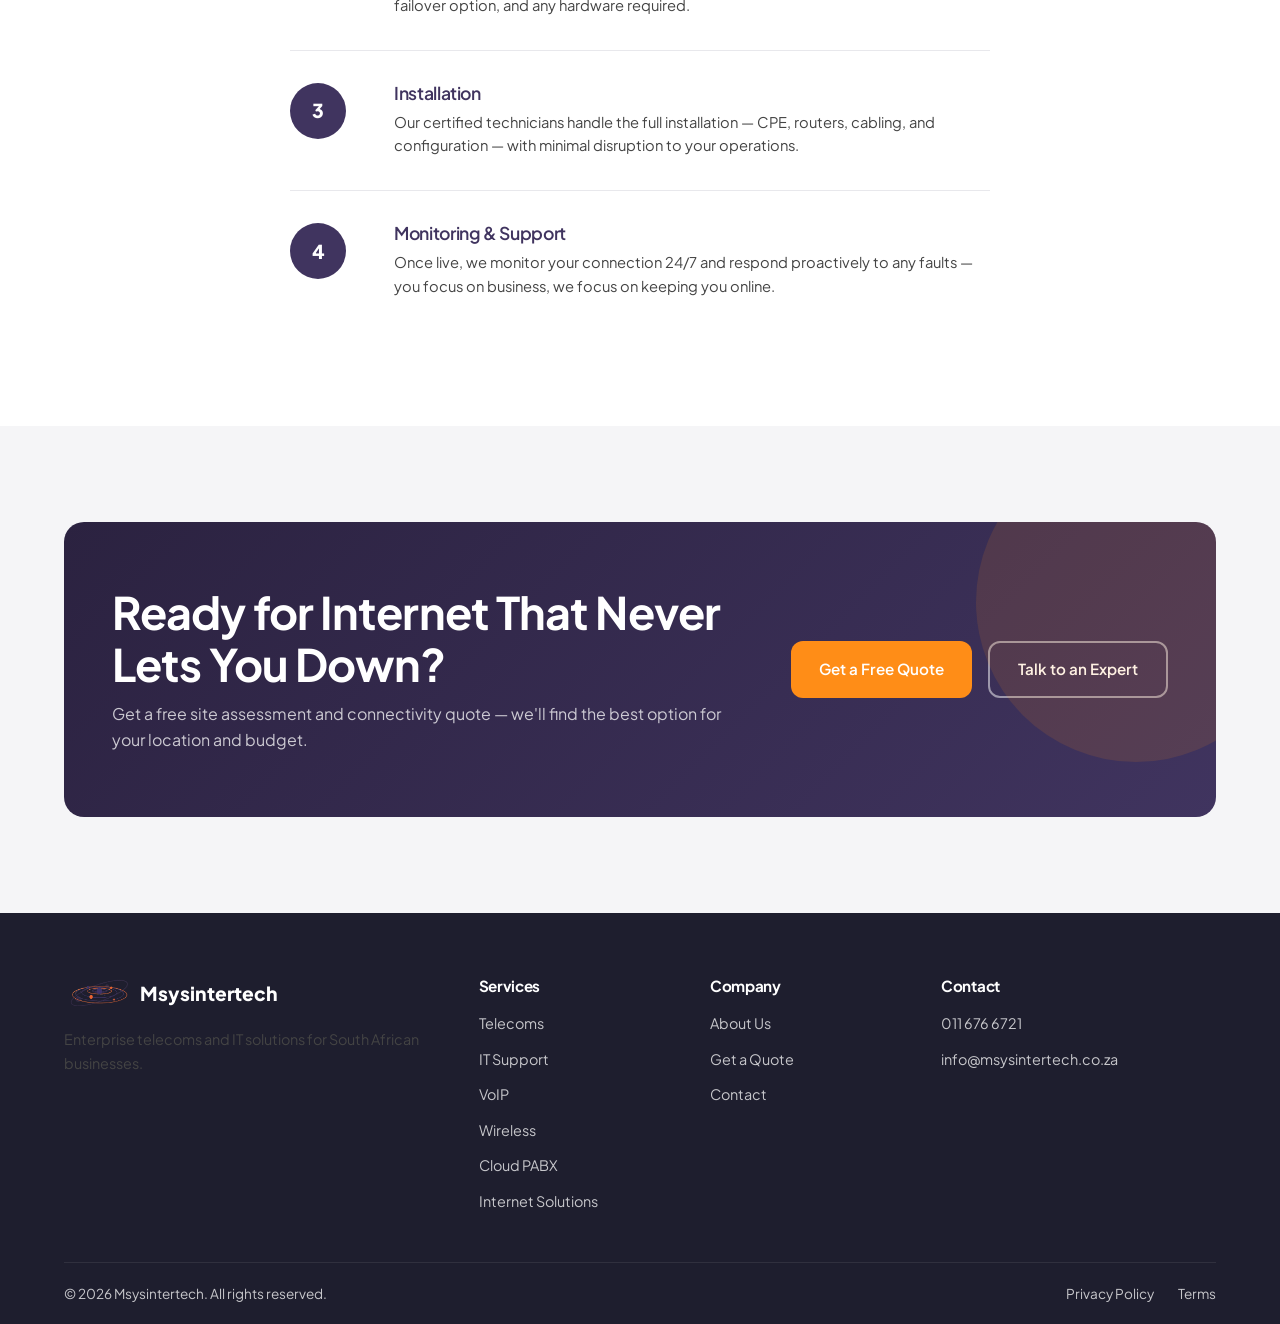
<file: internet-solutions.html>
<!DOCTYPE html>
<html lang="en">
<head>
  <meta charset="UTF-8" />
  <meta name="viewport" content="width=device-width, initial-scale=1.0" />
  <title>Internet Solutions — Msysintertech</title>
  <meta name="description" content="Business internet solutions — fibre, wireless LTE and failover connectivity for South African businesses. Fast, reliable and tailored to your needs.">
  <link rel="stylesheet" href="css/style.css" />
</head>
<body>

<nav class="navbar">
  <div class="navbar__inner">
    <a href="index.html" class="navbar__logo">
      <img src="images/logo-icon.png" alt="Msysintertech Inter Technologies logo" class="navbar__logo-img" />
      Msysintertech
    </a>
    <div class="navbar__nav">
      <a href="index.html">Home</a>
      <div class="has-dropdown">
        <a href="services.html" class="active">Services</a>
        <div class="dropdown">
          <a href="telecoms.html">Telecoms</a>
          <a href="it-support.html">IT Support</a>
          <a href="voip.html">VoIP</a>
          <a href="wireless.html">Wireless</a>
          <a href="cloud-pabx.html">Cloud PABX</a>
          <a href="internet-solutions.html" class="active">Internet Solutions</a>
        </div>
      </div>
      <a href="about.html">About</a>
      <a href="quote.html">Get a Quote</a>
      <a href="contact.html">Contact</a>
    </div>
    <div class="navbar__cta">
      <a href="tel:+27000000000" class="btn btn--outline" style="background:rgba(64,52,95,0.06);color:var(--violet);border-color:var(--gray-200);">Call Us</a>
      <a href="quote.html" class="btn btn--primary">Request a Quote</a>
    </div>
    <button class="hamburger" aria-label="Toggle menu"><span></span><span></span><span></span></button>
  </div>
</nav>
<div class="mobile-nav">
  <a href="index.html">Home</a>
  <a href="services.html">Services</a>
  <a href="telecoms.html">Telecoms</a>
  <a href="it-support.html">IT Support</a>
  <a href="voip.html">VoIP</a>
  <a href="wireless.html">Wireless</a>
  <a href="cloud-pabx.html">Cloud PABX</a>
  <a href="internet-solutions.html">Internet Solutions</a>
  <a href="about.html">About</a>
  <a href="quote.html">Get a Quote</a>
  <a href="contact.html">Contact</a>
</div>

<div class="page-hero">
  <div class="page-hero__inner">
    <div class="eyebrow">Internet Solutions</div>
    <h1>Fast, Reliable Business Internet.</h1>
    <p>Fibre, wireless and LTE solutions tailored to your location, team size and budget — with 24/7 monitoring and failover to keep you online around the clock.</p>
  </div>
</div>

<div class="breadcrumb">
  <div class="breadcrumb__inner">
    <a href="index.html">Home</a><span>›</span>
    <a href="services.html">Services</a><span>›</span>
    <span>Internet Solutions</span>
  </div>
</div>

<!-- INTRO -->
<section class="section">
  <div class="container">
    <div class="grid-2 fade-up">
      <div class="feature-content">
        <div class="eyebrow">Always Connected</div>
        <h2>Business Internet Built for Uptime, Not Just Speed</h2>
        <p>Consumer internet is designed for homes — not for businesses that depend on connectivity to serve customers, run cloud applications, process payments, and communicate with teams across multiple sites.</p>
        <p style="margin-top:16px;">Msysintertech sources and manages dedicated business-grade internet connections with SLA-backed uptime guarantees, proactive monitoring, and automatic failover — so a line fault never means lost business.</p>
        <ul class="check-list" style="margin-top:24px;">
          <li><svg viewBox="0 0 24 24" fill="none" stroke="currentColor" stroke-width="2.5"><polyline points="20 6 9 17 4 12"/></svg>Dedicated business-grade speeds (not shared)</li>
          <li><svg viewBox="0 0 24 24" fill="none" stroke="currentColor" stroke-width="2.5"><polyline points="20 6 9 17 4 12"/></svg>99.9% uptime SLA with failover backup</li>
          <li><svg viewBox="0 0 24 24" fill="none" stroke="currentColor" stroke-width="2.5"><polyline points="20 6 9 17 4 12"/></svg>Symmetric upload and download on fibre</li>
          <li><svg viewBox="0 0 24 24" fill="none" stroke="currentColor" stroke-width="2.5"><polyline points="20 6 9 17 4 12"/></svg>24/7 network monitoring and fast fault resolution</li>
          <li><svg viewBox="0 0 24 24" fill="none" stroke="currentColor" stroke-width="2.5"><polyline points="20 6 9 17 4 12"/></svg>Single point of contact — no ISP runaround</li>
        </ul>
        <div style="margin-top:28px;display:flex;gap:16px;flex-wrap:wrap;">
          <a href="quote.html" class="btn btn--primary">Get an Internet Quote</a>
          <a href="contact.html" class="btn btn--violet">Talk to a Consultant</a>
        </div>
      </div>
      <div class="feature-visual">
        <div class="feature-visual__placeholder" style="flex-direction:column;gap:16px;">
          <svg viewBox="0 0 24 24" fill="none" stroke="currentColor" stroke-width="1.5" style="width:80px;height:80px;color:var(--violet);">
            <path d="M5 12.55a11 11 0 0114.08 0"/>
            <path d="M1.42 9a16 16 0 0121.16 0"/>
            <path d="M8.53 16.11a6 6 0 016.95 0"/>
            <line x1="12" y1="20" x2="12.01" y2="20"/>
          </svg>
          <div style="text-align:center;">
            <p style="font-weight:600;color:var(--violet);margin-bottom:4px;">Internet Solutions</p>
            <small style="color:var(--gray-500);">Replace with your photo</small>
          </div>
        </div>
      </div>
    </div>
  </div>
</section>

<!-- SOLUTIONS -->
<section class="section section--gray">
  <div class="container">
    <div class="section-header fade-up">
      <div class="eyebrow">Connectivity Options</div>
      <h2>The Right Connection for Every Business</h2>
      <p>We assess your site, usage requirements and budget — then recommend the right technology and provider.</p>
    </div>
    <div class="grid-3 fade-up">
      <div class="service-card">
        <div class="service-card__icon">
          <svg viewBox="0 0 24 24" fill="none" stroke="currentColor" stroke-width="2"><path d="M21 16V8a2 2 0 00-1-1.73l-7-4a2 2 0 00-2 0l-7 4A2 2 0 003 8v8a2 2 0 001 1.73l7 4a2 2 0 002 0l7-4A2 2 0 0021 16z"/></svg>
        </div>
        <h3>Business Fibre</h3>
        <p>Symmetric speeds, low latency, and uncontended bandwidth on dedicated fibre lines. Best for offices in fibre-ready buildings and business parks.</p>
        <a href="quote.html" class="service-card__link">Get a Quote <svg viewBox="0 0 24 24" fill="none" stroke="currentColor" stroke-width="2" width="16" height="16"><line x1="5" y1="12" x2="19" y2="12"/><polyline points="12 5 19 12 12 19"/></svg></a>
      </div>
      <div class="service-card">
        <div class="service-card__icon">
          <svg viewBox="0 0 24 24" fill="none" stroke="currentColor" stroke-width="2"><path d="M5 12.55a11 11 0 0114.08 0"/><path d="M1.42 9a16 16 0 0121.16 0"/><path d="M8.53 16.11a6 6 0 016.95 0"/><line x1="12" y1="20" x2="12.01" y2="20"/></svg>
        </div>
        <h3>Fixed Wireless</h3>
        <p>High-speed wireless internet via point-to-point radio links — ideal for areas where fibre isn't yet available. Fast installation and scalable bandwidth.</p>
        <a href="quote.html" class="service-card__link">Get a Quote <svg viewBox="0 0 24 24" fill="none" stroke="currentColor" stroke-width="2" width="16" height="16"><line x1="5" y1="12" x2="19" y2="12"/><polyline points="12 5 19 12 12 19"/></svg></a>
      </div>
      <div class="service-card">
        <div class="service-card__icon">
          <svg viewBox="0 0 24 24" fill="none" stroke="currentColor" stroke-width="2"><rect x="2" y="2" width="20" height="8" rx="2"/><rect x="2" y="14" width="20" height="8" rx="2"/><line x1="6" y1="6" x2="6.01" y2="6"/><line x1="6" y1="18" x2="6.01" y2="18"/></svg>
        </div>
        <h3>LTE / 4G Backup</h3>
        <p>Automatic LTE failover that kicks in the moment your primary line drops — keeping your business online without manual intervention.</p>
        <a href="quote.html" class="service-card__link">Get a Quote <svg viewBox="0 0 24 24" fill="none" stroke="currentColor" stroke-width="2" width="16" height="16"><line x1="5" y1="12" x2="19" y2="12"/><polyline points="12 5 19 12 12 19"/></svg></a>
      </div>
      <div class="service-card">
        <div class="service-card__icon">
          <svg viewBox="0 0 24 24" fill="none" stroke="currentColor" stroke-width="2"><ellipse cx="12" cy="5" rx="9" ry="3"/><path d="M21 12c0 1.66-4 3-9 3s-9-1.34-9-3"/><path d="M3 5v14c0 1.66 4 3 9 3s9-1.34 9-3V5"/></svg>
        </div>
        <h3>SD-WAN / Multi-Link</h3>
        <p>Bond multiple internet connections into one intelligent pipe — maximising uptime, load balancing traffic, and prioritising critical applications.</p>
        <a href="quote.html" class="service-card__link">Get a Quote <svg viewBox="0 0 24 24" fill="none" stroke="currentColor" stroke-width="2" width="16" height="16"><line x1="5" y1="12" x2="19" y2="12"/><polyline points="12 5 19 12 12 19"/></svg></a>
      </div>
      <div class="service-card">
        <div class="service-card__icon">
          <svg viewBox="0 0 24 24" fill="none" stroke="currentColor" stroke-width="2"><path d="M12 22s8-4 8-10V5l-8-3-8 3v7c0 6 8 10 8 10z"/></svg>
        </div>
        <h3>Dedicated Leased Lines</h3>
        <p>Uncontended, symmetric private lines guaranteed solely for your business — for organisations where downtime or shared bandwidth is simply not an option.</p>
        <a href="quote.html" class="service-card__link">Get a Quote <svg viewBox="0 0 24 24" fill="none" stroke="currentColor" stroke-width="2" width="16" height="16"><line x1="5" y1="12" x2="19" y2="12"/><polyline points="12 5 19 12 12 19"/></svg></a>
      </div>
      <div class="service-card">
        <div class="service-card__icon">
          <svg viewBox="0 0 24 24" fill="none" stroke="currentColor" stroke-width="2"><polyline points="22 12 18 12 15 21 9 3 6 12 2 12"/></svg>
        </div>
        <h3>Network Monitoring</h3>
        <p>24/7 proactive monitoring of your internet connection. We detect faults, latency spikes, and capacity issues before they affect your business.</p>
        <a href="quote.html" class="service-card__link">Get a Quote <svg viewBox="0 0 24 24" fill="none" stroke="currentColor" stroke-width="2" width="16" height="16"><line x1="5" y1="12" x2="19" y2="12"/><polyline points="12 5 19 12 12 19"/></svg></a>
      </div>
    </div>
  </div>
</section>

<!-- STATS -->
<section class="section section--dark">
  <div class="container">
    <div class="grid-4 fade-up" style="text-align:center;">
      <div>
        <div style="font-family:var(--font-display);font-size:3rem;font-weight:800;color:var(--amber);" data-count="99" data-suffix=".9%">0</div>
        <div style="color:rgba(255,255,255,0.7);margin-top:8px;">Uptime SLA</div>
      </div>
      <div>
        <div style="font-family:var(--font-display);font-size:3rem;font-weight:800;color:var(--amber);" data-count="10" data-suffix="Gbps">0</div>
        <div style="color:rgba(255,255,255,0.7);margin-top:8px;">Max Fibre Speed</div>
      </div>
      <div>
        <div style="font-family:var(--font-display);font-size:3rem;font-weight:800;color:var(--amber);" data-count="24" data-suffix="/7">0</div>
        <div style="color:rgba(255,255,255,0.7);margin-top:8px;">Network Monitoring</div>
      </div>
      <div>
        <div style="font-family:var(--font-display);font-size:3rem;font-weight:800;color:var(--amber);" data-count="4" data-suffix="hr">0hr</div>
        <div style="color:rgba(255,255,255,0.7);margin-top:8px;">Fault Response SLA</div>
      </div>
    </div>
  </div>
</section>

<!-- PROCESS -->
<section class="section">
  <div class="container">
    <div class="section-header fade-up">
      <div class="eyebrow">How It Works</div>
      <h2>Connected in 4 Simple Steps</h2>
    </div>
    <div class="process-steps fade-up" style="max-width:700px;margin:0 auto;">
      <div class="process-step">
        <div class="process-step__number">1</div>
        <div class="process-step__content">
          <h4>Site Assessment</h4>
          <p>We assess your location, existing infrastructure, and connectivity requirements to determine which technologies are available and most suitable.</p>
        </div>
      </div>
      <div class="process-step">
        <div class="process-step__number">2</div>
        <div class="process-step__content">
          <h4>Solution Design & Quote</h4>
          <p>We present a tailored connectivity solution with clear pricing — primary connection, failover option, and any hardware required.</p>
        </div>
      </div>
      <div class="process-step">
        <div class="process-step__number">3</div>
        <div class="process-step__content">
          <h4>Installation</h4>
          <p>Our certified technicians handle the full installation — CPE, routers, cabling, and configuration — with minimal disruption to your operations.</p>
        </div>
      </div>
      <div class="process-step">
        <div class="process-step__number">4</div>
        <div class="process-step__content">
          <h4>Monitoring & Support</h4>
          <p>Once live, we monitor your connection 24/7 and respond proactively to any faults — you focus on business, we focus on keeping you online.</p>
        </div>
      </div>
    </div>
  </div>
</section>

<!-- CTA -->
<section class="section section--gray">
  <div class="container">
    <div class="cta-banner fade-up">
      <div>
        <h2>Ready for Internet That Never Lets You Down?</h2>
        <p>Get a free site assessment and connectivity quote — we'll find the best option for your location and budget.</p>
      </div>
      <div class="cta-banner__actions">
        <a href="quote.html" class="btn btn--primary">Get a Free Quote</a>
        <a href="contact.html" class="btn btn--outline">Talk to an Expert</a>
      </div>
    </div>
  </div>
</section>

<footer class="footer">
  <div class="container">
    <div class="footer__grid">
      <div class="footer__brand">
        <div class="navbar__logo" style="color:var(--white);">
          <img src="images/logo-icon.png" alt="Msysintertech Inter Technologies logo" class="navbar__logo-img" />
          Msysintertech
        </div>
        <p>Enterprise telecoms and IT solutions for South African businesses.</p>
      </div>
      <div class="footer__col"><h5>Services</h5><ul>
        <li><a href="telecoms.html">Telecoms</a></li>
        <li><a href="it-support.html">IT Support</a></li>
        <li><a href="voip.html">VoIP</a></li>
        <li><a href="wireless.html">Wireless</a></li>
        <li><a href="cloud-pabx.html">Cloud PABX</a></li>
        <li><a href="internet-solutions.html">Internet Solutions</a></li>
      </ul></div>
      <div class="footer__col"><h5>Company</h5><ul>
        <li><a href="about.html">About Us</a></li>
        <li><a href="quote.html">Get a Quote</a></li>
        <li><a href="contact.html">Contact</a></li>
      </ul></div>
      <div class="footer__col"><h5>Contact</h5><ul>
        <li><a href="tel:+27116766721">011 676 6721</a></li>
        <li><a href="mailto:info@msysintertech.co.za">info@msysintertech.co.za</a></li>
      </ul></div>
    </div>
    <div class="footer__bottom">
      <span>© <span id="currentYear"></span> Msysintertech. All rights reserved.</span>
      <div class="footer__bottom-links"><a href="#">Privacy Policy</a><a href="#">Terms</a></div>
    </div>
  </div>
</footer>
<script src="js/main.js"></script>
</body>
</html>
</file>
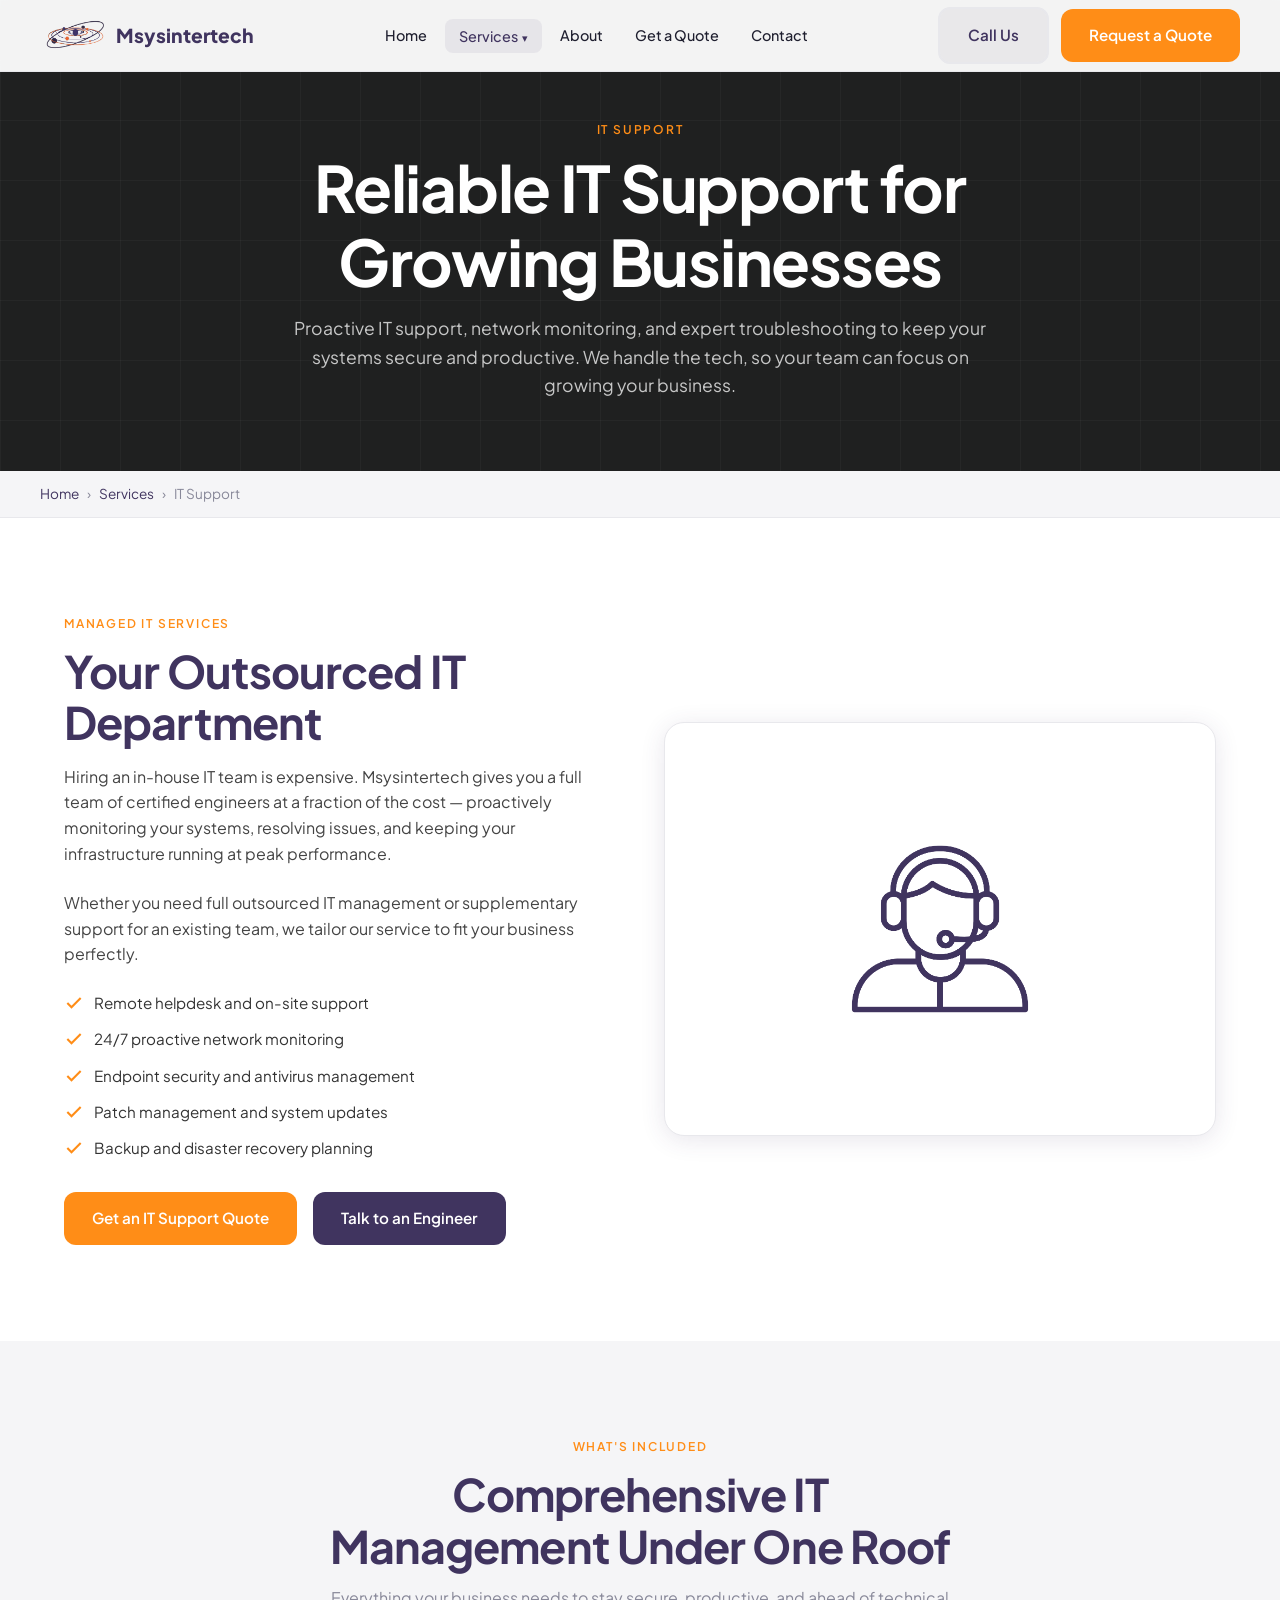
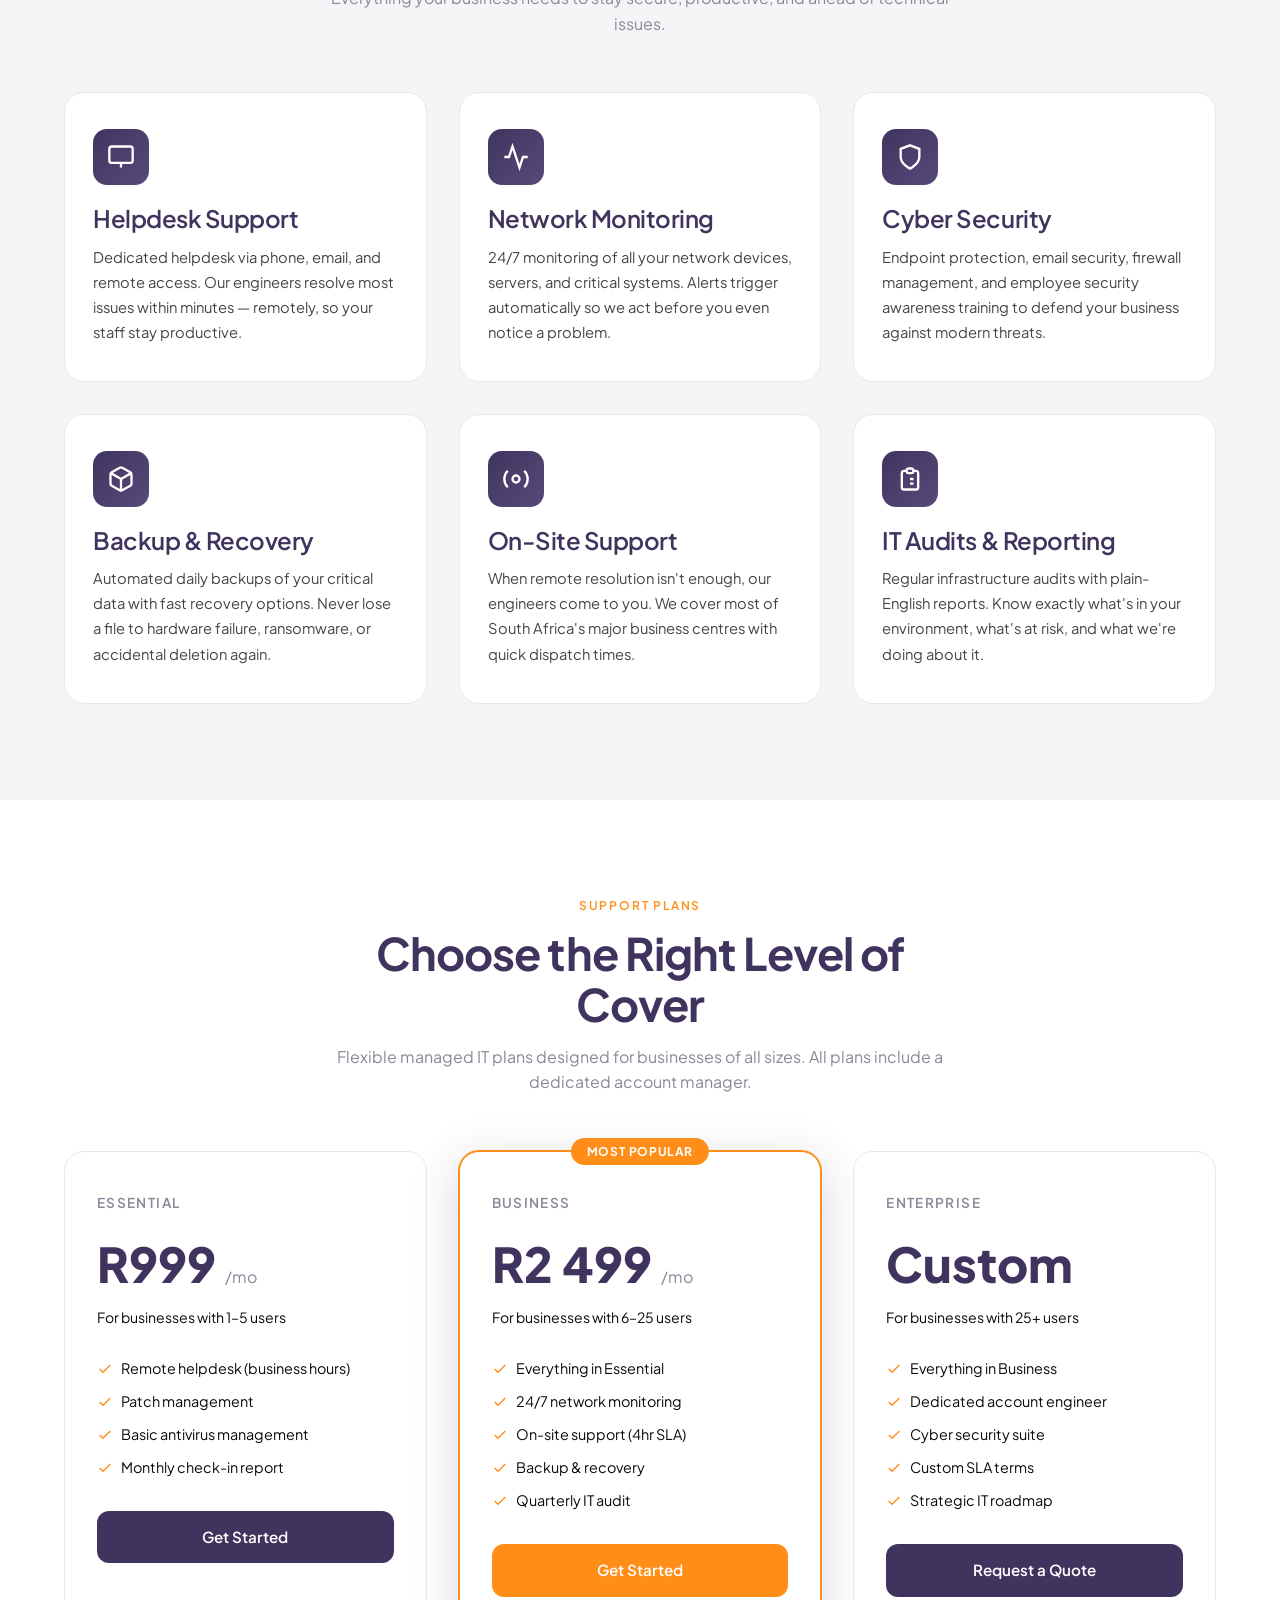
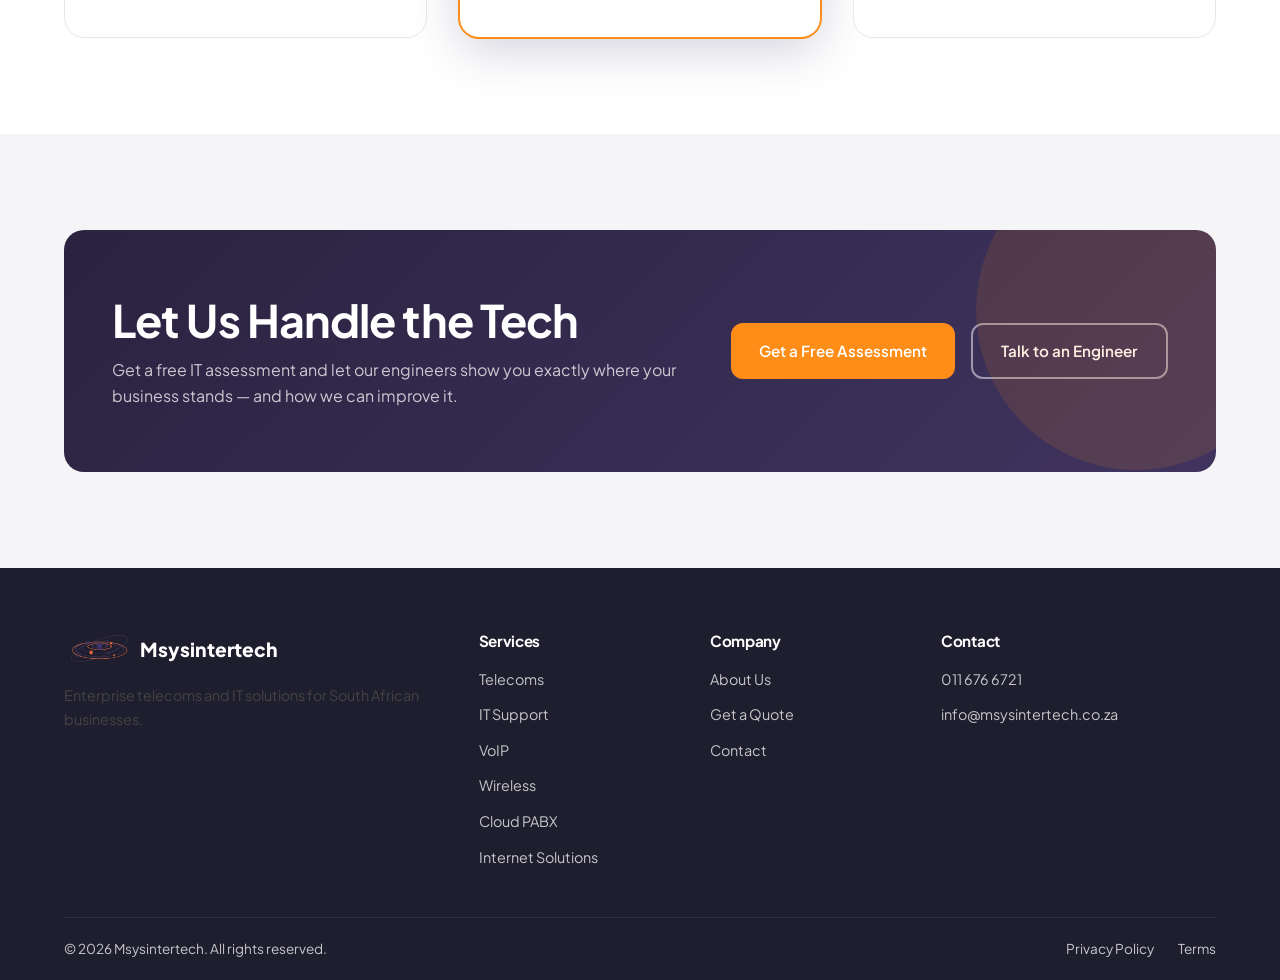
<file: it-support.html>
<!DOCTYPE html>
<html lang="en">
<head>
  <meta charset="UTF-8" />
  <meta name="viewport" content="width=device-width, initial-scale=1.0" />
  <title>IT Support — Msysintertech</title>
  <meta name="description" content="Proactive IT support, network monitoring and expert troubleshooting for South African businesses. We handle the tech so you can grow.">
  <link rel="stylesheet" href="css/style.css" />
</head>
<body>

<nav class="navbar">
  <div class="navbar__inner">
    <a href="index.html" class="navbar__logo"><img src="images/logo-icon.png" alt="Msysintertech Inter Technologies logo" class="navbar__logo-img" />Msysintertech</a>
    <div class="navbar__nav">
      <a href="index.html">Home</a>
      <div class="has-dropdown">
        <a href="services.html" class="active">Services</a>
        <div class="dropdown">
          <a href="telecoms.html">Telecoms</a>
          <a href="it-support.html" class="active">IT Support</a>
          <a href="voip.html">VoIP</a>
          <a href="wireless.html">Wireless</a>
          <a href="cloud-pabx.html">Cloud PABX</a>
        </div>
      </div>
      <a href="about.html">About</a>
      <a href="quote.html">Get a Quote</a>
      <a href="contact.html">Contact</a>
    </div>
    <div class="navbar__cta">
      <a href="tel:+27000000000" class="btn btn--outline" style="background:rgba(64,52,95,0.06);color:var(--violet);border-color:var(--gray-200);">Call Us</a>
      <a href="quote.html" class="btn btn--primary">Request a Quote</a>
    </div>
    <button class="hamburger" aria-label="Toggle menu"><span></span><span></span><span></span></button>
  </div>
</nav>
<div class="mobile-nav">
  <a href="index.html">Home</a><a href="services.html">Services</a><a href="telecoms.html">Telecoms</a>
  <a href="it-support.html">IT Support</a><a href="voip.html">VoIP</a><a href="wireless.html">Wireless</a>
  <a href="cloud-pabx.html">Cloud PABX</a><a href="about.html">About</a><a href="quote.html">Get a Quote</a><a href="contact.html">Contact</a>
</div>

<div class="page-hero">
  <div class="page-hero__inner">
    <div class="eyebrow">IT Support</div>
    <h1>Reliable IT Support for Growing Businesses</h1>
    <p>Proactive IT support, network monitoring, and expert troubleshooting to keep your systems secure and productive. We handle the tech, so your team can focus on growing your business.</p>
  </div>
</div>

<div class="breadcrumb"><div class="breadcrumb__inner"><a href="index.html">Home</a><span>›</span><a href="services.html">Services</a><span>›</span><span>IT Support</span></div></div>

<!-- INTRO -->
<section class="section">
  <div class="container">
    <div class="grid-2 fade-up">
      <div class="feature-content">
        <div class="eyebrow">Managed IT Services</div>
        <h2>Your Outsourced IT Department</h2>
        <p>Hiring an in-house IT team is expensive. Msysintertech gives you a full team of certified engineers at a fraction of the cost — proactively monitoring your systems, resolving issues, and keeping your infrastructure running at peak performance.</p>
        <p style="margin-top:16px;">Whether you need full outsourced IT management or supplementary support for an existing team, we tailor our service to fit your business perfectly.</p>
        <ul class="check-list" style="margin-top:24px;">
          <li><svg viewBox="0 0 24 24" fill="none" stroke="currentColor" stroke-width="2.5"><polyline points="20 6 9 17 4 12"/></svg>Remote helpdesk and on-site support</li>
          <li><svg viewBox="0 0 24 24" fill="none" stroke="currentColor" stroke-width="2.5"><polyline points="20 6 9 17 4 12"/></svg>24/7 proactive network monitoring</li>
          <li><svg viewBox="0 0 24 24" fill="none" stroke="currentColor" stroke-width="2.5"><polyline points="20 6 9 17 4 12"/></svg>Endpoint security and antivirus management</li>
          <li><svg viewBox="0 0 24 24" fill="none" stroke="currentColor" stroke-width="2.5"><polyline points="20 6 9 17 4 12"/></svg>Patch management and system updates</li>
          <li><svg viewBox="0 0 24 24" fill="none" stroke="currentColor" stroke-width="2.5"><polyline points="20 6 9 17 4 12"/></svg>Backup and disaster recovery planning</li>
        </ul>
        <div style="margin-top:28px;display:flex;gap:16px;flex-wrap:wrap;">
          <a href="quote.html" class="btn btn--primary">Get an IT Support Quote</a>
          <a href="contact.html" class="btn btn--violet">Talk to an Engineer</a>
        </div>
      </div>
      <div class="feature-visual">
        <img src="images/it-support.png" alt="IT Support" />
      </div>
    </div>
  </div>
</section>

<!-- SERVICES GRID -->
<section class="section section--gray">
  <div class="container">
    <div class="section-header fade-up">
      <div class="eyebrow">What's Included</div>
      <h2>Comprehensive IT Management Under One Roof</h2>
      <p>Everything your business needs to stay secure, productive, and ahead of technical issues.</p>
    </div>
    <div class="grid-3 fade-up">
      <div class="service-card">
        <div class="service-card__icon">
          <svg viewBox="0 0 24 24" fill="none" stroke="currentColor" stroke-width="2"><rect x="2" y="3" width="20" height="14" rx="2"/><line x1="12" y1="17" x2="12" y2="21"/></svg>
        </div>
        <h3>Helpdesk Support</h3>
        <p>Dedicated helpdesk via phone, email, and remote access. Our engineers resolve most issues within minutes — remotely, so your staff stay productive.</p>
      </div>
      <div class="service-card">
        <div class="service-card__icon">
          <svg viewBox="0 0 24 24" fill="none" stroke="currentColor" stroke-width="2"><polyline points="22 12 18 12 15 21 9 3 6 12 2 12"/></svg>
        </div>
        <h3>Network Monitoring</h3>
        <p>24/7 monitoring of all your network devices, servers, and critical systems. Alerts trigger automatically so we act before you even notice a problem.</p>
      </div>
      <div class="service-card">
        <div class="service-card__icon">
          <svg viewBox="0 0 24 24" fill="none" stroke="currentColor" stroke-width="2"><path d="M12 22s8-4 8-10V5l-8-3-8 3v7c0 6 8 10 8 10z"/></svg>
        </div>
        <h3>Cyber Security</h3>
        <p>Endpoint protection, email security, firewall management, and employee security awareness training to defend your business against modern threats.</p>
      </div>
      <div class="service-card">
        <div class="service-card__icon">
          <svg viewBox="0 0 24 24" fill="none" stroke="currentColor" stroke-width="2"><path d="M21 16V8a2 2 0 00-1-1.73l-7-4a2 2 0 00-2 0l-7 4A2 2 0 003 8v8a2 2 0 001 1.73l7 4a2 2 0 002 0l7-4A2 2 0 0021 16z"/><polyline points="3.27 6.96 12 12.01 20.73 6.96"/><line x1="12" y1="22.08" x2="12" y2="12"/></svg>
        </div>
        <h3>Backup & Recovery</h3>
        <p>Automated daily backups of your critical data with fast recovery options. Never lose a file to hardware failure, ransomware, or accidental deletion again.</p>
      </div>
      <div class="service-card">
        <div class="service-card__icon">
          <svg viewBox="0 0 24 24" fill="none" stroke="currentColor" stroke-width="2"><circle cx="12" cy="12" r="3"/><path d="M19.07 4.93a10 10 0 010 14.14M4.93 4.93a10 10 0 000 14.14"/></svg>
        </div>
        <h3>On-Site Support</h3>
        <p>When remote resolution isn't enough, our engineers come to you. We cover most of South Africa's major business centres with quick dispatch times.</p>
      </div>
      <div class="service-card">
        <div class="service-card__icon">
          <svg viewBox="0 0 24 24" fill="none" stroke="currentColor" stroke-width="2"><path d="M9 5H7a2 2 0 00-2 2v12a2 2 0 002 2h10a2 2 0 002-2V7a2 2 0 00-2-2h-2M9 5a2 2 0 002 2h2a2 2 0 002-2M9 5a2 2 0 012-2h2a2 2 0 012 2m-3 7h3m-3 4h3m-6-4h.01M9 16h.01"/></svg>
        </div>
        <h3>IT Audits & Reporting</h3>
        <p>Regular infrastructure audits with plain-English reports. Know exactly what's in your environment, what's at risk, and what we're doing about it.</p>
      </div>
    </div>
  </div>
</section>

<!-- PLANS -->
<section class="section">
  <div class="container">
    <div class="section-header fade-up">
      <div class="eyebrow">Support Plans</div>
      <h2>Choose the Right Level of Cover</h2>
      <p>Flexible managed IT plans designed for businesses of all sizes. All plans include a dedicated account manager.</p>
    </div>
    <div class="grid-3 fade-up">
      <div class="pricing-card">
        <div class="pricing-card__name">Essential</div>
        <div class="pricing-card__price">R999 <span>/mo</span></div>
        <div class="pricing-card__desc">For businesses with 1–5 users</div>
        <ul>
          <li><svg viewBox="0 0 24 24" fill="none" stroke="currentColor" stroke-width="2"><polyline points="20 6 9 17 4 12"/></svg>Remote helpdesk (business hours)</li>
          <li><svg viewBox="0 0 24 24" fill="none" stroke="currentColor" stroke-width="2"><polyline points="20 6 9 17 4 12"/></svg>Patch management</li>
          <li><svg viewBox="0 0 24 24" fill="none" stroke="currentColor" stroke-width="2"><polyline points="20 6 9 17 4 12"/></svg>Basic antivirus management</li>
          <li><svg viewBox="0 0 24 24" fill="none" stroke="currentColor" stroke-width="2"><polyline points="20 6 9 17 4 12"/></svg>Monthly check-in report</li>
        </ul>
        <a href="quote.html" class="btn btn--violet" style="width:100%;justify-content:center;">Get Started</a>
      </div>
      <div class="pricing-card pricing-card--featured">
        <div class="pricing-badge">Most Popular</div>
        <div class="pricing-card__name">Business</div>
        <div class="pricing-card__price">R2 499 <span>/mo</span></div>
        <div class="pricing-card__desc">For businesses with 6–25 users</div>
        <ul>
          <li><svg viewBox="0 0 24 24" fill="none" stroke="currentColor" stroke-width="2"><polyline points="20 6 9 17 4 12"/></svg>Everything in Essential</li>
          <li><svg viewBox="0 0 24 24" fill="none" stroke="currentColor" stroke-width="2"><polyline points="20 6 9 17 4 12"/></svg>24/7 network monitoring</li>
          <li><svg viewBox="0 0 24 24" fill="none" stroke="currentColor" stroke-width="2"><polyline points="20 6 9 17 4 12"/></svg>On-site support (4hr SLA)</li>
          <li><svg viewBox="0 0 24 24" fill="none" stroke="currentColor" stroke-width="2"><polyline points="20 6 9 17 4 12"/></svg>Backup &amp; recovery</li>
          <li><svg viewBox="0 0 24 24" fill="none" stroke="currentColor" stroke-width="2"><polyline points="20 6 9 17 4 12"/></svg>Quarterly IT audit</li>
        </ul>
        <a href="quote.html" class="btn btn--primary" style="width:100%;justify-content:center;">Get Started</a>
      </div>
      <div class="pricing-card">
        <div class="pricing-card__name">Enterprise</div>
        <div class="pricing-card__price">Custom</div>
        <div class="pricing-card__desc">For businesses with 25+ users</div>
        <ul>
          <li><svg viewBox="0 0 24 24" fill="none" stroke="currentColor" stroke-width="2"><polyline points="20 6 9 17 4 12"/></svg>Everything in Business</li>
          <li><svg viewBox="0 0 24 24" fill="none" stroke="currentColor" stroke-width="2"><polyline points="20 6 9 17 4 12"/></svg>Dedicated account engineer</li>
          <li><svg viewBox="0 0 24 24" fill="none" stroke="currentColor" stroke-width="2"><polyline points="20 6 9 17 4 12"/></svg>Cyber security suite</li>
          <li><svg viewBox="0 0 24 24" fill="none" stroke="currentColor" stroke-width="2"><polyline points="20 6 9 17 4 12"/></svg>Custom SLA terms</li>
          <li><svg viewBox="0 0 24 24" fill="none" stroke="currentColor" stroke-width="2"><polyline points="20 6 9 17 4 12"/></svg>Strategic IT roadmap</li>
        </ul>
        <a href="quote.html" class="btn btn--violet" style="width:100%;justify-content:center;">Request a Quote</a>
      </div>
    </div>
  </div>
</section>

<!-- CTA -->
<section class="section section--gray">
  <div class="container">
    <div class="cta-banner fade-up">
      <div>
        <h2>Let Us Handle the Tech</h2>
        <p>Get a free IT assessment and let our engineers show you exactly where your business stands — and how we can improve it.</p>
      </div>
      <div class="cta-banner__actions">
        <a href="quote.html" class="btn btn--primary">Get a Free Assessment</a>
        <a href="contact.html" class="btn btn--outline">Talk to an Engineer</a>
      </div>
    </div>
  </div>
</section>

<footer class="footer">
  <div class="container">
    <div class="footer__grid">
      <div class="footer__brand"><div class="navbar__logo" style="color:var(--white);"><img src="images/logo-icon.png" alt="Msysintertech Inter Technologies logo" class="navbar__logo-img" />Msysintertech</div><p>Enterprise telecoms and IT solutions for South African businesses.</p></div>
      <div class="footer__col"><h5>Services</h5><ul><li><a href="telecoms.html">Telecoms</a></li><li><a href="it-support.html">IT Support</a></li><li><a href="voip.html">VoIP</a></li><li><a href="wireless.html">Wireless</a></li><li><a href="cloud-pabx.html">Cloud PABX</a></li><li><a href="internet-solutions.html">Internet Solutions</a></li></ul></div>
      <div class="footer__col"><h5>Company</h5><ul><li><a href="about.html">About Us</a></li><li><a href="quote.html">Get a Quote</a></li><li><a href="contact.html">Contact</a></li></ul></div>
      <div class="footer__col"><h5>Contact</h5><ul><li><a href="tel:+27116766721">011 676 6721</a></li><li><a href="mailto:info@msysintertech.co.za">info@msysintertech.co.za</a></li></ul></div>
    </div>
    <div class="footer__bottom">
      <span>© <span id="currentYear"></span> Msysintertech. All rights reserved.</span>
      <div class="footer__bottom-links"><a href="#">Privacy Policy</a><a href="#">Terms</a></div>
    </div>
  </div>
</footer>
<script src="js/main.js"></script>
</body>
</html>
</file>
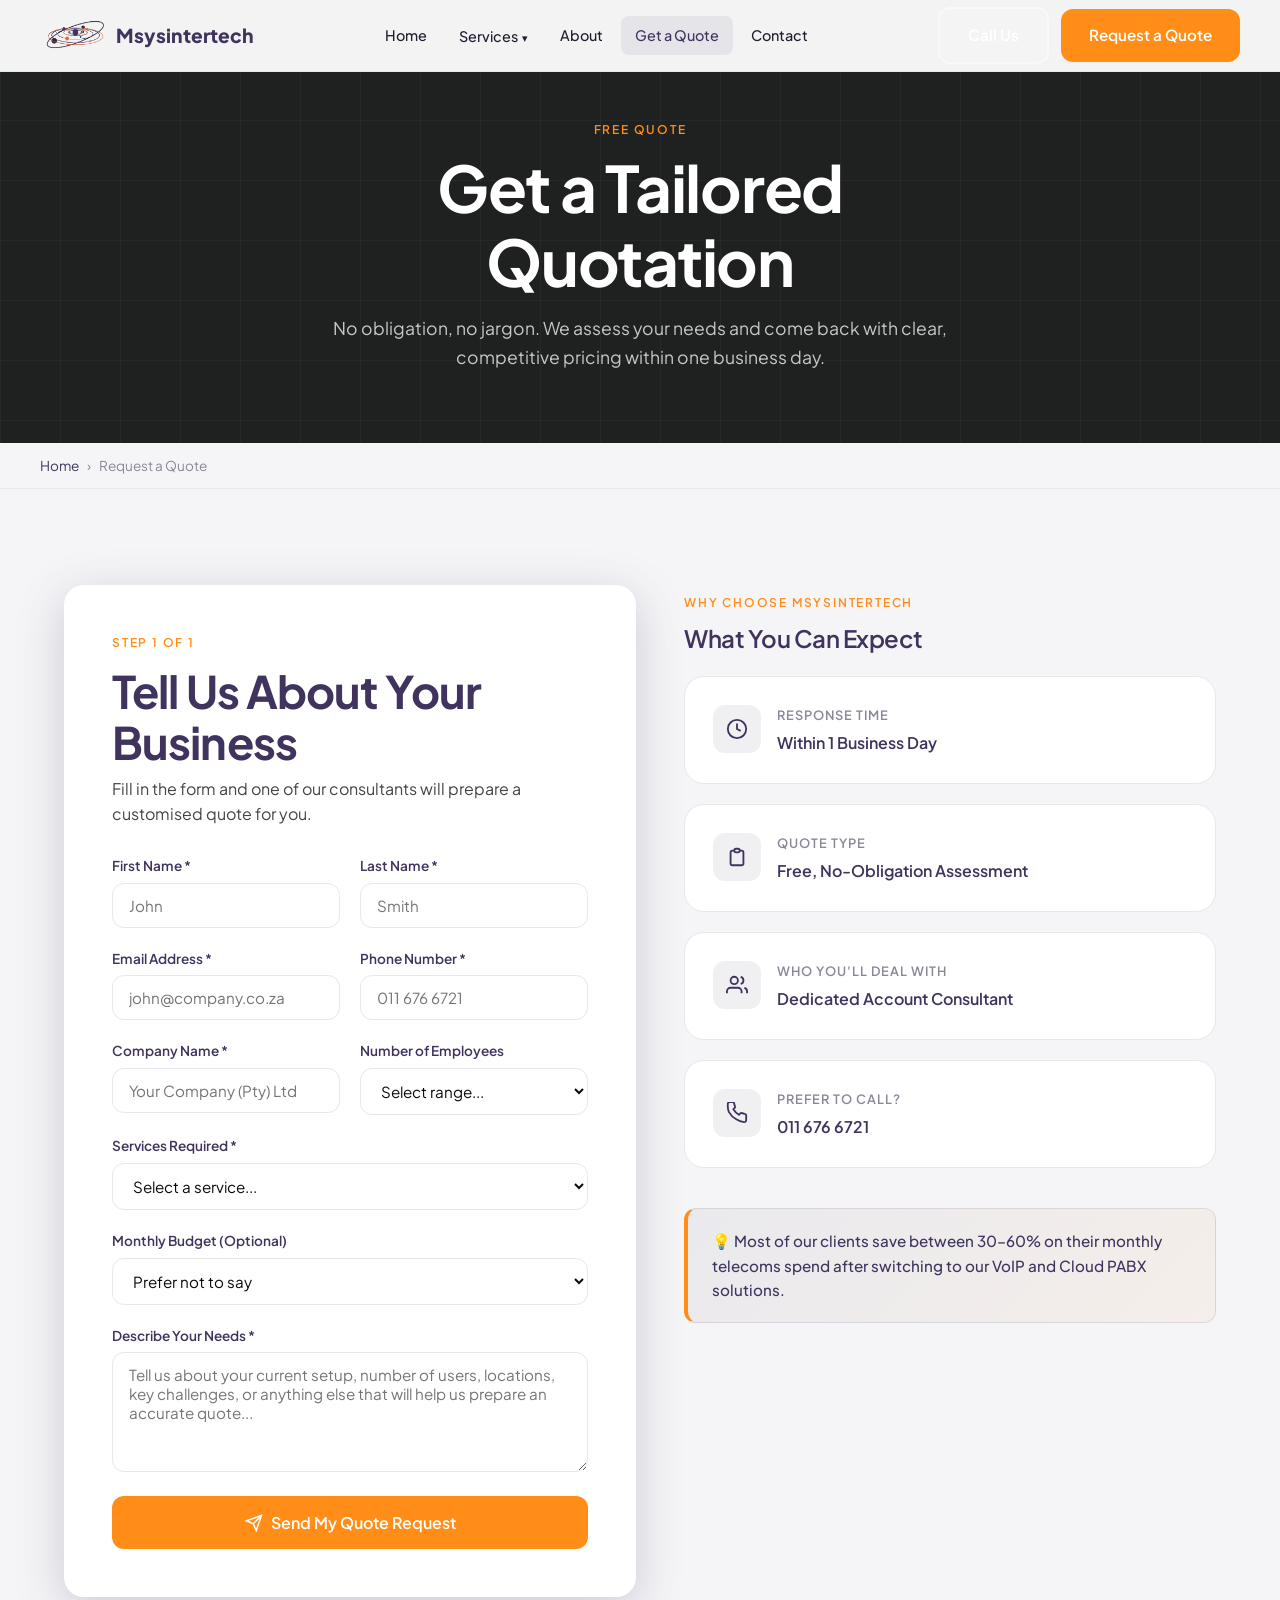
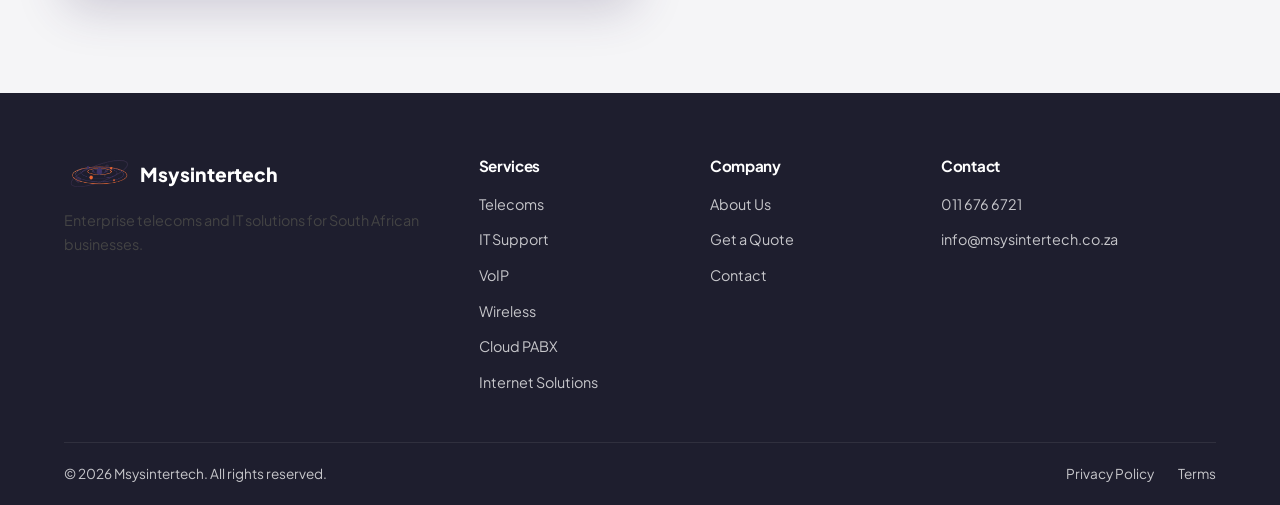
<file: quote.html>
<!DOCTYPE html>
<html lang="en">
<head>
  <meta charset="UTF-8" />
  <meta name="viewport" content="width=device-width, initial-scale=1.0" />
  <title>Request a Quote — Msysintertech</title>
  <meta name="description" content="Request a tailored quote for telecoms, IT support, VoIP, wireless or cloud PABX services from Msysintertech.">
  <link rel="stylesheet" href="css/style.css" />
  <style>
    .why-us { display: grid; grid-template-columns: repeat(3, 1fr); gap: 24px; }
    .why-item { display: flex; align-items: flex-start; gap: 14px; }
    .why-item__icon { width: 44px; height: 44px; background: rgba(255,141,23,0.12); border-radius: 10px; display: flex; align-items: center; justify-content: center; color: var(--amber); flex-shrink: 0; }
    .why-item__icon svg { width: 22px; height: 22px; }
    .why-item h4 { color: var(--white); margin-bottom: 4px; }
    .why-item p { font-size: 0.88rem; color: rgba(255,255,255,0.65); margin: 0; }
    @media(max-width:768px){ .why-us { grid-template-columns: 1fr; } }
  </style>
</head>
<body>

<nav class="navbar">
  <div class="navbar__inner">
    <a href="index.html" class="navbar__logo"><img src="images/logo-icon.png" alt="Msysintertech Inter Technologies logo" class="navbar__logo-img" />Msysintertech</a>
    <div class="navbar__nav">
      <a href="index.html">Home</a>
      <div class="has-dropdown"><a href="services.html">Services</a>
        <div class="dropdown"><a href="telecoms.html">Telecoms</a><a href="it-support.html">IT Support</a><a href="voip.html">VoIP</a><a href="wireless.html">Wireless</a><a href="cloud-pabx.html">Cloud PABX</a><a href="internet-solutions.html">Internet Solutions</a></div>
      </div>
      <a href="about.html">About</a>
      <a href="quote.html" class="active">Get a Quote</a>
      <a href="contact.html">Contact</a>
    </div>
    <div class="navbar__cta">
      <a href="tel:+27116766721" class="btn btn--outline" style="background:rgba(255,255,255,0.1);color:var(--white);border-color:rgba(255,255,255,0.4);">Call Us</a>
      <a href="quote.html" class="btn btn--primary">Request a Quote</a>
    </div>
    <button class="hamburger" aria-label="Toggle menu"><span></span><span></span><span></span></button>
  </div>
</nav>
<div class="mobile-nav">
  <a href="index.html">Home</a><a href="services.html">Services</a><a href="telecoms.html">Telecoms</a><a href="it-support.html">IT Support</a><a href="voip.html">VoIP</a><a href="wireless.html">Wireless</a><a href="cloud-pabx.html">Cloud PABX</a><a href="about.html">About</a><a href="quote.html">Get a Quote</a><a href="contact.html">Contact</a>
</div>

<div class="page-hero">
  <div class="page-hero__inner">
    <div class="eyebrow">Free Quote</div>
    <h1>Get a Tailored Quotation</h1>
    <p>No obligation, no jargon. We assess your needs and come back with clear, competitive pricing within one business day.</p>
  </div>
</div>

<div class="breadcrumb"><div class="breadcrumb__inner"><a href="index.html">Home</a><span>›</span><span>Request a Quote</span></div></div>

<section class="section section--gray">
  <div class="container">
    <div style="display:grid;grid-template-columns:1fr 1fr;gap:48px;align-items:start;" class="fade-up">
      <div>
        <div class="quote-form" style="max-width:100%;">
          <div class="eyebrow">Step 1 of 1</div>
          <h2>Tell Us About Your Business</h2>
          <p class="subtitle" style="margin-bottom:28px;">Fill in the form and one of our consultants will prepare a customised quote for you.</p>
          <form id="quoteForm" action="https://api.web3forms.com/submit" method="POST">
              <input type="hidden" name="access_key" value="11d5fcf2-f7fe-481a-ad9e-8306ddbba5a0" />
              <input type="hidden" name="subject" value="New Quote Request — Msysintertech Website" />
              <input type="hidden" name="redirect" value="https://lutandasefu.com/msys/quote.html?sent=true" />
              <div class="form-grid">
              <div class="form-group">
                <label for="firstName">First Name *</label>
                <input type="text" id="firstName" name="firstName" placeholder="John" required />
              </div>
              <div class="form-group">
                <label for="lastName">Last Name *</label>
                <input type="text" id="lastName" name="lastName" placeholder="Smith" required />
              </div>
              <div class="form-group">
                <label for="email">Email Address *</label>
                <input type="email" id="email" name="email" placeholder="john@company.co.za" required />
              </div>
              <div class="form-group">
                <label for="phone">Phone Number *</label>
                <input type="tel" id="phone" name="phone" placeholder="011 676 6721" required />
              </div>
              <div class="form-group">
                <label for="company">Company Name *</label>
                <input type="text" id="company" name="company" placeholder="Your Company (Pty) Ltd" required />
              </div>
              <div class="form-group">
                <label for="employees">Number of Employees</label>
                <select id="employees" name="employees">
                  <option value="">Select range...</option>
                  <option>1–10</option>
                  <option>11–50</option>
                  <option>51–200</option>
                  <option>200+</option>
                </select>
              </div>
              <div class="form-group form-group--full">
                <label for="serviceSelect">Services Required *</label>
                <select id="serviceSelect" name="service" required>
                  <option value="">Select a service...</option>
                  <option value="telecoms">Telecoms</option>
                  <option value="it-support">IT Support</option>
                  <option value="voip">VoIP Solutions</option>
                  <option value="wireless">Wireless</option>
                  <option value="cloud-pabx">Cloud PABX</option>
                  <option value="multiple">Multiple Services</option>
                </select>
              </div>
              <div class="form-group form-group--full">
                <label for="budget">Monthly Budget (Optional)</label>
                <select id="budget" name="budget">
                  <option value="">Prefer not to say</option>
                  <option>Under R1 000/mo</option>
                  <option>R1 000 – R5 000/mo</option>
                  <option>R5 000 – R15 000/mo</option>
                  <option>R15 000+/mo</option>
                </select>
              </div>
              <div class="form-group form-group--full">
                <label for="msgArea">Describe Your Needs *</label>
                <textarea id="msgArea" name="message" placeholder="Tell us about your current setup, number of users, locations, key challenges, or anything else that will help us prepare an accurate quote..." required></textarea>
              </div>
            </div>
            <button type="submit" class="btn btn--primary form-submit" style="width:100%;justify-content:center;font-size:1rem;padding:16px;">
              <svg viewBox="0 0 24 24" fill="none" stroke="currentColor" stroke-width="2"><line x1="22" y1="2" x2="11" y2="13"/><polygon points="22 2 15 22 11 13 2 9 22 2"/></svg>
              Send My Quote Request
            </button>
            <div class="success-msg" id="formSuccess">✓ Quote request received! We'll be in touch within one business day.</div>
          </form>
        </div>
      </div>

      <div>
        <div class="eyebrow" style="margin-top:8px;">Why Choose Msysintertech</div>
        <h3 style="color:var(--violet);margin-bottom:24px;">What You Can Expect</h3>
        <div style="display:flex;flex-direction:column;gap:20px;margin-bottom:40px;">
          <div class="contact-card">
            <div class="contact-card__icon"><svg viewBox="0 0 24 24" fill="none" stroke="currentColor" stroke-width="2"><circle cx="12" cy="12" r="10"/><polyline points="12 6 12 12 16 14"/></svg></div>
            <div><div class="contact-card__label">Response Time</div><div class="contact-card__value">Within 1 Business Day</div></div>
          </div>
          <div class="contact-card">
            <div class="contact-card__icon"><svg viewBox="0 0 24 24" fill="none" stroke="currentColor" stroke-width="2"><path d="M9 5H7a2 2 0 00-2 2v12a2 2 0 002 2h10a2 2 0 002-2V7a2 2 0 00-2-2h-2M9 5a2 2 0 002 2h2a2 2 0 002-2M9 5a2 2 0 012-2h2a2 2 0 012 2"/></svg></div>
            <div><div class="contact-card__label">Quote Type</div><div class="contact-card__value">Free, No-Obligation Assessment</div></div>
          </div>
          <div class="contact-card">
            <div class="contact-card__icon"><svg viewBox="0 0 24 24" fill="none" stroke="currentColor" stroke-width="2"><path d="M17 21v-2a4 4 0 00-4-4H5a4 4 0 00-4 4v2"/><circle cx="9" cy="7" r="4"/><path d="M23 21v-2a4 4 0 00-3-3.87"/><path d="M16 3.13a4 4 0 010 7.75"/></svg></div>
            <div><div class="contact-card__label">Who You'll Deal With</div><div class="contact-card__value">Dedicated Account Consultant</div></div>
          </div>
          <div class="contact-card">
            <div class="contact-card__icon"><svg viewBox="0 0 24 24" fill="none" stroke="currentColor" stroke-width="2"><path d="M22 16.92v3a2 2 0 01-2.18 2 19.79 19.79 0 01-8.63-3.07A19.5 19.5 0 013.07 10.8 19.79 19.79 0 012 2.18 2 2 0 014 0h3a2 2 0 012 1.72 12.84 12.84 0 00.7 2.81 2 2 0 01-.45 2.11L8.09 7.91a16 16 0 006 6l1.27-1.27a2 2 0 012.11-.45 12.84 12.84 0 002.81.7A2 2 0 0122 14v2.92z"/></svg></div>
            <div><div class="contact-card__label">Prefer to Call?</div><div class="contact-card__value"><a href="tel:+27116766721" style="color:var(--violet);">011 676 6721</a></div></div>
          </div>
        </div>

        <div class="highlight-box">
          <p>💡 Most of our clients save between 30–60% on their monthly telecoms spend after switching to our VoIP and Cloud PABX solutions.</p>
        </div>
      </div>
    </div>
  </div>
</section>

<footer class="footer">
  <div class="container">
    <div class="footer__grid">
      <div class="footer__brand"><div class="navbar__logo" style="color:var(--white);"><img src="images/logo-icon.png" alt="Msysintertech Inter Technologies logo" class="navbar__logo-img" />Msysintertech</div><p>Enterprise telecoms and IT solutions for South African businesses.</p></div>
      <div class="footer__col"><h5>Services</h5><ul><li><a href="telecoms.html">Telecoms</a></li><li><a href="it-support.html">IT Support</a></li><li><a href="voip.html">VoIP</a></li><li><a href="wireless.html">Wireless</a></li><li><a href="cloud-pabx.html">Cloud PABX</a></li><li><a href="internet-solutions.html">Internet Solutions</a></li></ul></div>
      <div class="footer__col"><h5>Company</h5><ul><li><a href="about.html">About Us</a></li><li><a href="quote.html">Get a Quote</a></li><li><a href="contact.html">Contact</a></li></ul></div>
      <div class="footer__col"><h5>Contact</h5><ul><li><a href="tel:+27116766721">011 676 6721</a></li><li><a href="mailto:info@msysintertech.co.za">info@msysintertech.co.za</a></li></ul></div>
    </div>
    <div class="footer__bottom">
      <span>© <span id="currentYear"></span> Msysintertech. All rights reserved.</span>
      <div class="footer__bottom-links"><a href="#">Privacy Policy</a><a href="#">Terms</a></div>
    </div>
  </div>
</footer>
<script src="js/main.js"></script>
</body>
</html>
</file>
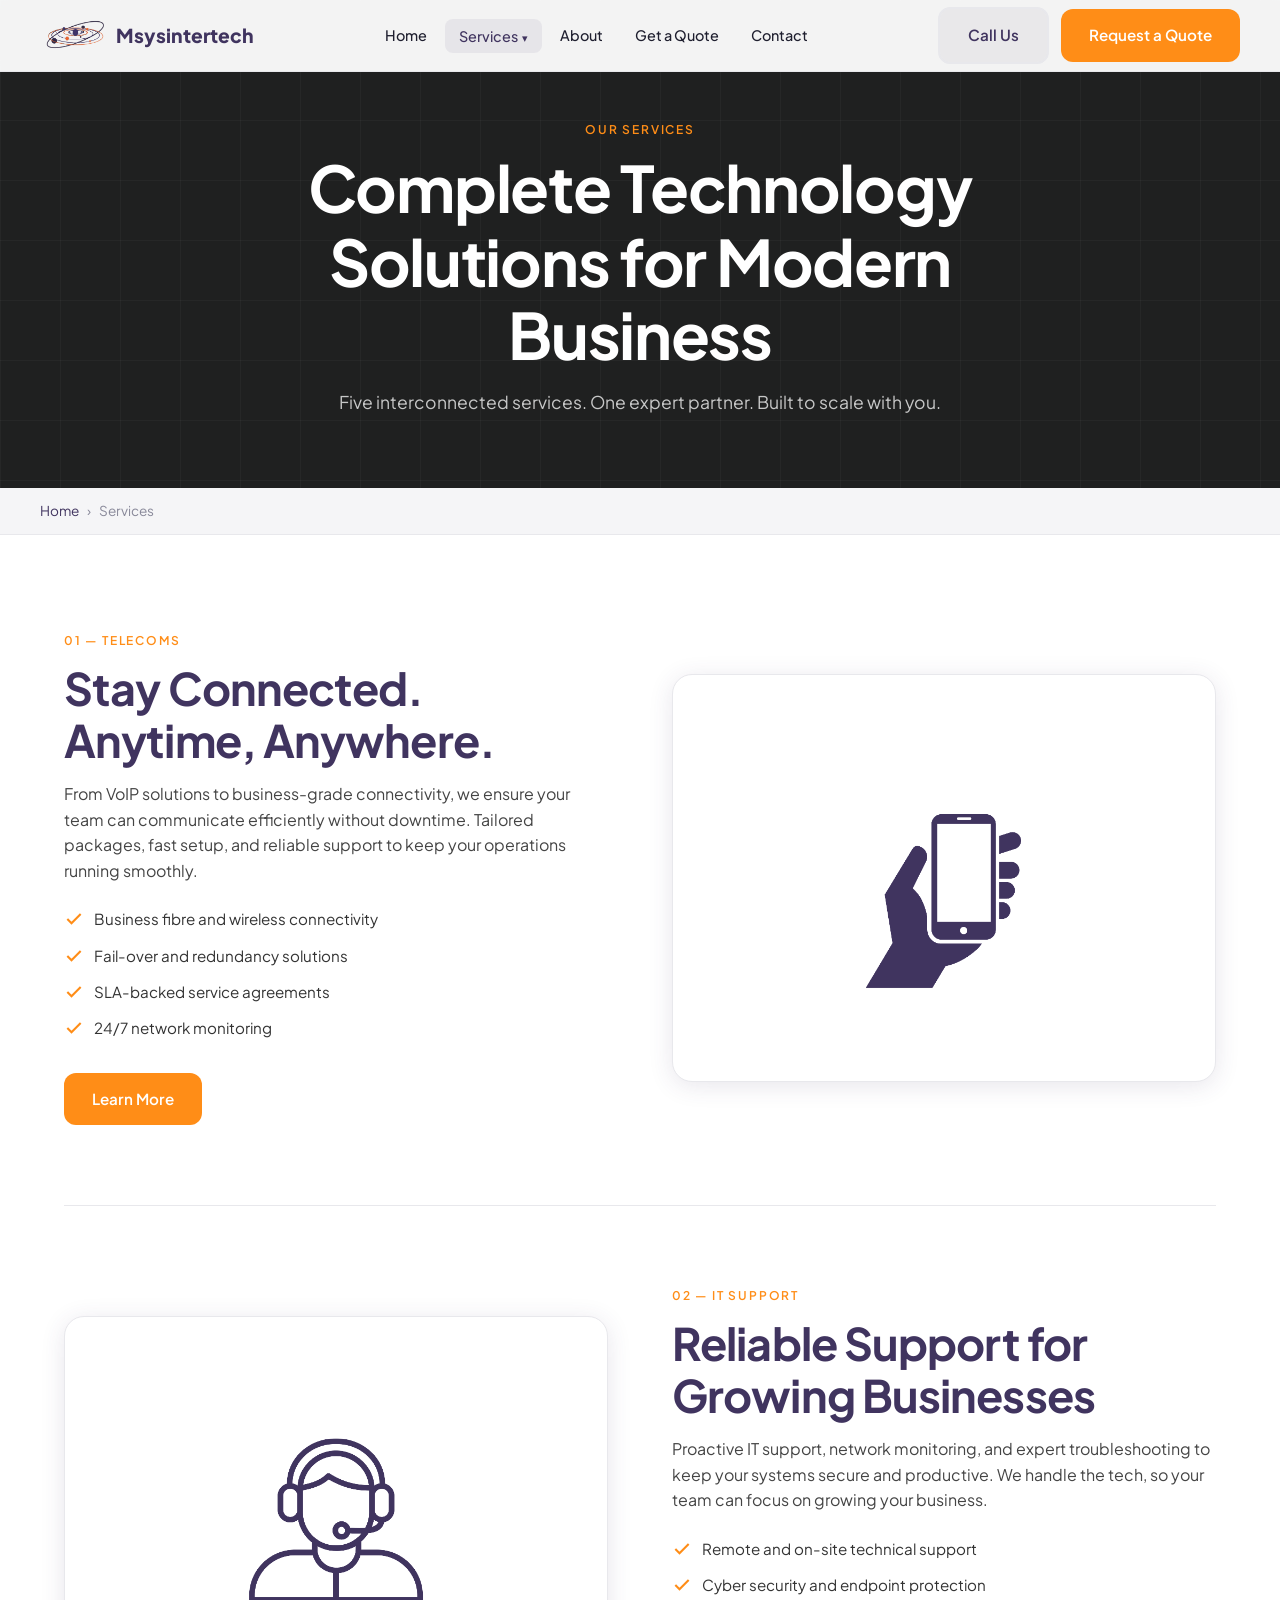
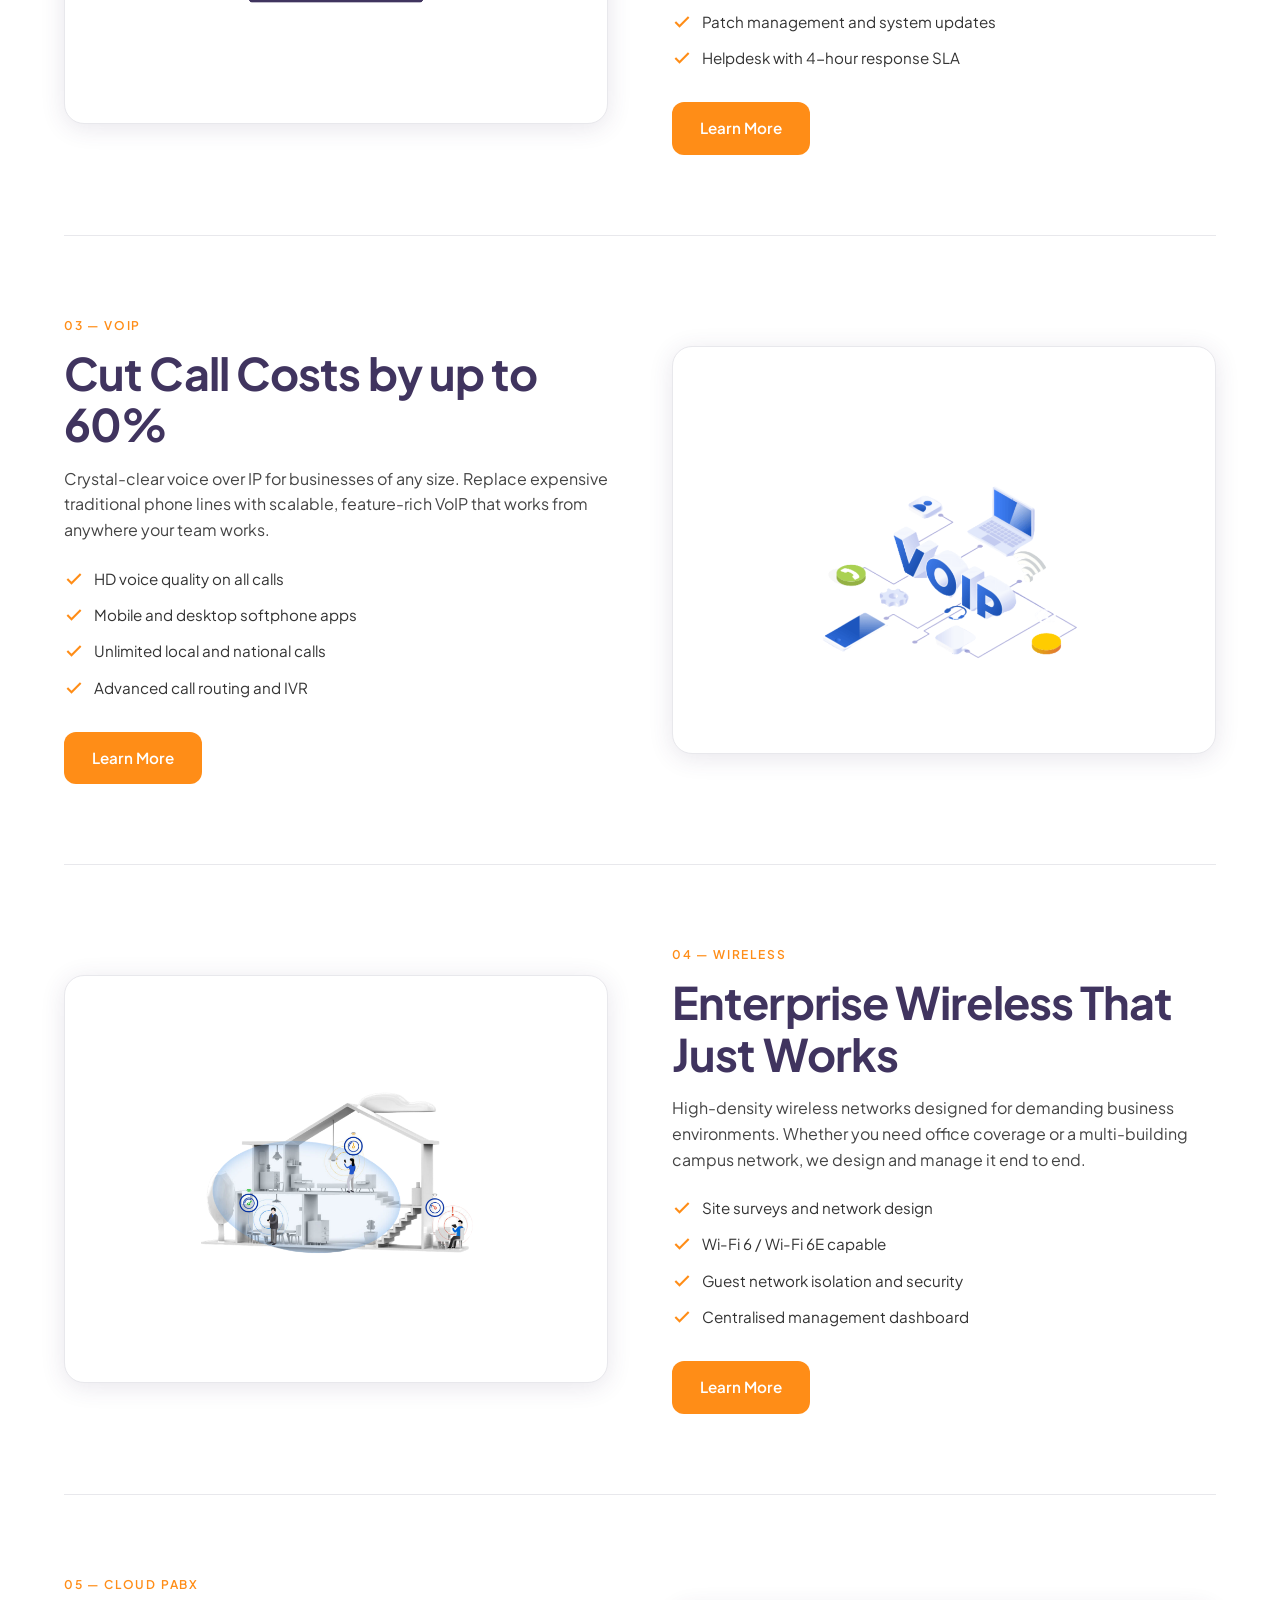
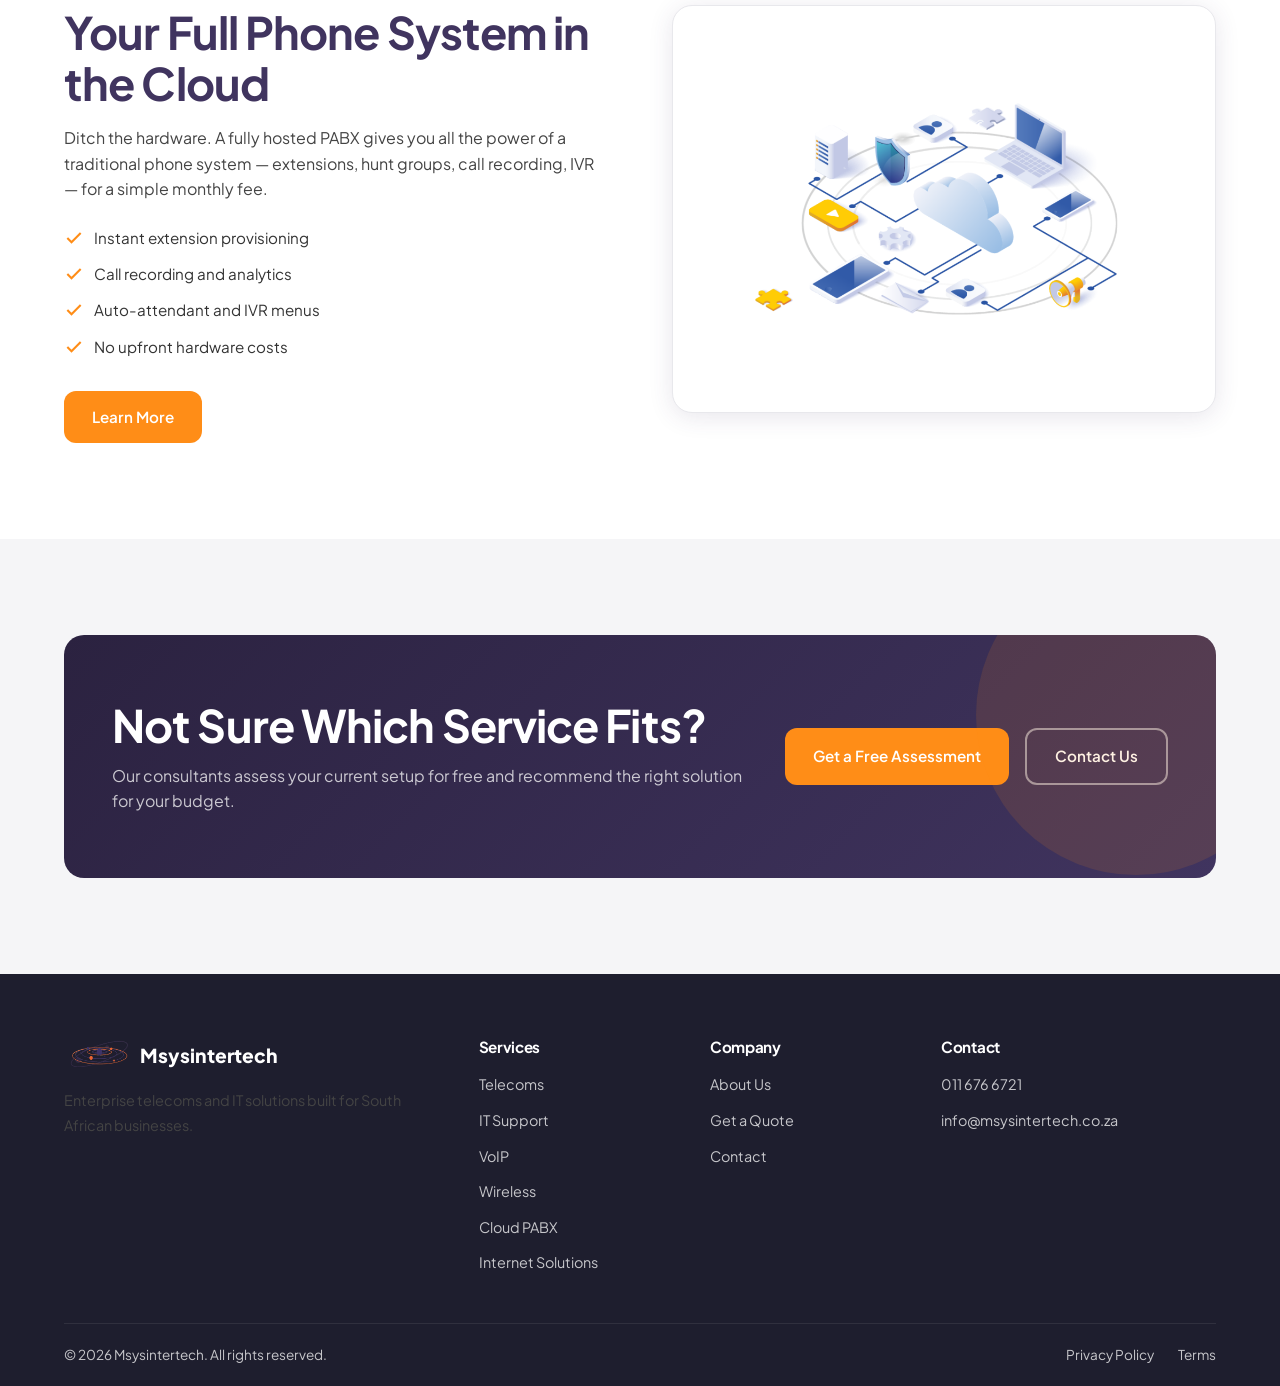
<file: services.html>
<!DOCTYPE html>
<html lang="en">
<head>
  <meta charset="UTF-8" />
  <meta name="viewport" content="width=device-width, initial-scale=1.0" />
  <title>Services — Msysintertech</title>
  <meta name="description" content="Explore Msysintertech's full range of telecoms, IT support, VoIP, wireless and cloud PABX services for South African businesses.">
  <link rel="stylesheet" href="css/style.css" />
</head>
<body>

<nav class="navbar">
  <div class="navbar__inner">
    <a href="index.html" class="navbar__logo">
      <img src="images/logo-icon.png" alt="Msysintertech Inter Technologies logo" class="navbar__logo-img" />
      Msysintertech
    </a>
    <div class="navbar__nav">
      <a href="index.html">Home</a>
      <div class="has-dropdown">
        <a href="services.html" class="active">Services</a>
        <div class="dropdown">
          <a href="telecoms.html">Telecoms</a>
          <a href="it-support.html">IT Support</a>
          <a href="voip.html">VoIP</a>
          <a href="wireless.html">Wireless</a>
          <a href="cloud-pabx.html">Cloud PABX</a>
        </div>
      </div>
      <a href="about.html">About</a>
      <a href="quote.html">Get a Quote</a>
      <a href="contact.html">Contact</a>
    </div>
    <div class="navbar__cta">
      <a href="tel:+27000000000" class="btn btn--outline" style="background:rgba(64,52,95,0.06);color:var(--violet);border-color:var(--gray-200);">Call Us</a>
      <a href="quote.html" class="btn btn--primary">Request a Quote</a>
    </div>
    <button class="hamburger" aria-label="Toggle menu"><span></span><span></span><span></span></button>
  </div>
</nav>
<div class="mobile-nav">
  <a href="index.html">Home</a>
  <a href="services.html">Services</a>
  <a href="telecoms.html">Telecoms</a>
  <a href="it-support.html">IT Support</a>
  <a href="voip.html">VoIP</a>
  <a href="wireless.html">Wireless</a>
  <a href="cloud-pabx.html">Cloud PABX</a>
  <a href="about.html">About</a>
  <a href="quote.html">Get a Quote</a>
  <a href="contact.html">Contact</a>
</div>

<div class="page-hero">
  <div class="page-hero__inner">
    <div class="eyebrow">Our Services</div>
    <h1>Complete Technology Solutions for Modern Business</h1>
    <p>Five interconnected services. One expert partner. Built to scale with you.</p>
  </div>
</div>

<div class="breadcrumb">
  <div class="breadcrumb__inner">
    <a href="index.html">Home</a>
    <span>›</span>
    <span>Services</span>
  </div>
</div>

<section class="section">
  <div class="container">
    <!-- TELECOMS -->
    <div class="feature-block fade-up" style="margin-bottom:80px;padding-bottom:80px;border-bottom:1px solid var(--gray-200);">
      <div class="feature-content">
        <div class="eyebrow">01 — Telecoms</div>
        <h2>Stay Connected. Anytime, Anywhere.</h2>
        <p>From VoIP solutions to business-grade connectivity, we ensure your team can communicate efficiently without downtime. Tailored packages, fast setup, and reliable support to keep your operations running smoothly.</p>
        <ul class="check-list">
          <li><svg viewBox="0 0 24 24" fill="none" stroke="currentColor" stroke-width="2.5"><polyline points="20 6 9 17 4 12"/></svg>Business fibre and wireless connectivity</li>
          <li><svg viewBox="0 0 24 24" fill="none" stroke="currentColor" stroke-width="2.5"><polyline points="20 6 9 17 4 12"/></svg>Fail-over and redundancy solutions</li>
          <li><svg viewBox="0 0 24 24" fill="none" stroke="currentColor" stroke-width="2.5"><polyline points="20 6 9 17 4 12"/></svg>SLA-backed service agreements</li>
          <li><svg viewBox="0 0 24 24" fill="none" stroke="currentColor" stroke-width="2.5"><polyline points="20 6 9 17 4 12"/></svg>24/7 network monitoring</li>
        </ul>
        <a href="telecoms.html" class="btn btn--primary">Learn More</a>
      </div>
      <div class="feature-visual">
        <img src="images/telecoms.png" alt="Telecoms" />
      </div>
    </div>

    <!-- IT SUPPORT -->
    <div class="feature-block feature-block--reverse fade-up" style="margin-bottom:80px;padding-bottom:80px;border-bottom:1px solid var(--gray-200);">
      <div class="feature-visual">
        <img src="images/it-support.png" alt="IT Support" />
      </div>
      <div class="feature-content">
        <div class="eyebrow">02 — IT Support</div>
        <h2>Reliable Support for Growing Businesses</h2>
        <p>Proactive IT support, network monitoring, and expert troubleshooting to keep your systems secure and productive. We handle the tech, so your team can focus on growing your business.</p>
        <ul class="check-list">
          <li><svg viewBox="0 0 24 24" fill="none" stroke="currentColor" stroke-width="2.5"><polyline points="20 6 9 17 4 12"/></svg>Remote and on-site technical support</li>
          <li><svg viewBox="0 0 24 24" fill="none" stroke="currentColor" stroke-width="2.5"><polyline points="20 6 9 17 4 12"/></svg>Cyber security and endpoint protection</li>
          <li><svg viewBox="0 0 24 24" fill="none" stroke="currentColor" stroke-width="2.5"><polyline points="20 6 9 17 4 12"/></svg>Patch management and system updates</li>
          <li><svg viewBox="0 0 24 24" fill="none" stroke="currentColor" stroke-width="2.5"><polyline points="20 6 9 17 4 12"/></svg>Helpdesk with 4-hour response SLA</li>
        </ul>
        <a href="it-support.html" class="btn btn--primary">Learn More</a>
      </div>
    </div>

    <!-- VOIP -->
    <div class="feature-block fade-up" style="margin-bottom:80px;padding-bottom:80px;border-bottom:1px solid var(--gray-200);">
      <div class="feature-content">
        <div class="eyebrow">03 — VoIP</div>
        <h2>Cut Call Costs by up to 60%</h2>
        <p>Crystal-clear voice over IP for businesses of any size. Replace expensive traditional phone lines with scalable, feature-rich VoIP that works from anywhere your team works.</p>
        <ul class="check-list">
          <li><svg viewBox="0 0 24 24" fill="none" stroke="currentColor" stroke-width="2.5"><polyline points="20 6 9 17 4 12"/></svg>HD voice quality on all calls</li>
          <li><svg viewBox="0 0 24 24" fill="none" stroke="currentColor" stroke-width="2.5"><polyline points="20 6 9 17 4 12"/></svg>Mobile and desktop softphone apps</li>
          <li><svg viewBox="0 0 24 24" fill="none" stroke="currentColor" stroke-width="2.5"><polyline points="20 6 9 17 4 12"/></svg>Unlimited local and national calls</li>
          <li><svg viewBox="0 0 24 24" fill="none" stroke="currentColor" stroke-width="2.5"><polyline points="20 6 9 17 4 12"/></svg>Advanced call routing and IVR</li>
        </ul>
        <a href="voip.html" class="btn btn--primary">Learn More</a>
      </div>
      <div class="feature-visual">
        <img src="images/voip.png" alt="VoIP" />
      </div>
    </div>

    <!-- WIRELESS -->
    <div class="feature-block feature-block--reverse fade-up" style="margin-bottom:80px;padding-bottom:80px;border-bottom:1px solid var(--gray-200);">
      <div class="feature-visual">
        <img src="images/wireless.png" alt="Wireless" />
      </div>
      <div class="feature-content">
        <div class="eyebrow">04 — Wireless</div>
        <h2>Enterprise Wireless That Just Works</h2>
        <p>High-density wireless networks designed for demanding business environments. Whether you need office coverage or a multi-building campus network, we design and manage it end to end.</p>
        <ul class="check-list">
          <li><svg viewBox="0 0 24 24" fill="none" stroke="currentColor" stroke-width="2.5"><polyline points="20 6 9 17 4 12"/></svg>Site surveys and network design</li>
          <li><svg viewBox="0 0 24 24" fill="none" stroke="currentColor" stroke-width="2.5"><polyline points="20 6 9 17 4 12"/></svg>Wi-Fi 6 / Wi-Fi 6E capable</li>
          <li><svg viewBox="0 0 24 24" fill="none" stroke="currentColor" stroke-width="2.5"><polyline points="20 6 9 17 4 12"/></svg>Guest network isolation and security</li>
          <li><svg viewBox="0 0 24 24" fill="none" stroke="currentColor" stroke-width="2.5"><polyline points="20 6 9 17 4 12"/></svg>Centralised management dashboard</li>
        </ul>
        <a href="wireless.html" class="btn btn--primary">Learn More</a>
      </div>
    </div>

    <!-- CLOUD PABX -->
    <div class="feature-block fade-up">
      <div class="feature-content">
        <div class="eyebrow">05 — Cloud PABX</div>
        <h2>Your Full Phone System in the Cloud</h2>
        <p>Ditch the hardware. A fully hosted PABX gives you all the power of a traditional phone system — extensions, hunt groups, call recording, IVR — for a simple monthly fee.</p>
        <ul class="check-list">
          <li><svg viewBox="0 0 24 24" fill="none" stroke="currentColor" stroke-width="2.5"><polyline points="20 6 9 17 4 12"/></svg>Instant extension provisioning</li>
          <li><svg viewBox="0 0 24 24" fill="none" stroke="currentColor" stroke-width="2.5"><polyline points="20 6 9 17 4 12"/></svg>Call recording and analytics</li>
          <li><svg viewBox="0 0 24 24" fill="none" stroke="currentColor" stroke-width="2.5"><polyline points="20 6 9 17 4 12"/></svg>Auto-attendant and IVR menus</li>
          <li><svg viewBox="0 0 24 24" fill="none" stroke="currentColor" stroke-width="2.5"><polyline points="20 6 9 17 4 12"/></svg>No upfront hardware costs</li>
        </ul>
        <a href="cloud-pabx.html" class="btn btn--primary">Learn More</a>
      </div>
      <div class="feature-visual">
        <img src="images/cloud-pabx.png" alt="Cloud PABX" />
      </div>
    </div>
  </div>
</section>

<!-- CTA -->
<section class="section section--gray">
  <div class="container">
    <div class="cta-banner fade-up">
      <div>
        <h2>Not Sure Which Service Fits?</h2>
        <p>Our consultants assess your current setup for free and recommend the right solution for your budget.</p>
      </div>
      <div class="cta-banner__actions">
        <a href="quote.html" class="btn btn--primary">Get a Free Assessment</a>
        <a href="contact.html" class="btn btn--outline">Contact Us</a>
      </div>
    </div>
  </div>
</section>

<footer class="footer">
  <div class="container">
    <div class="footer__grid">
      <div class="footer__brand">
        <div class="navbar__logo" style="color:var(--white);"><img src="images/logo-icon.png" alt="Msysintertech Inter Technologies logo" class="navbar__logo-img" />Msysintertech</div>
        <p>Enterprise telecoms and IT solutions built for South African businesses.</p>
      </div>
      <div class="footer__col"><h5>Services</h5><ul><li><a href="telecoms.html">Telecoms</a></li><li><a href="it-support.html">IT Support</a></li><li><a href="voip.html">VoIP</a></li><li><a href="wireless.html">Wireless</a></li><li><a href="cloud-pabx.html">Cloud PABX</a></li><li><a href="internet-solutions.html">Internet Solutions</a></li></ul></div>
      <div class="footer__col"><h5>Company</h5><ul><li><a href="about.html">About Us</a></li><li><a href="quote.html">Get a Quote</a></li><li><a href="contact.html">Contact</a></li></ul></div>
      <div class="footer__col"><h5>Contact</h5><ul><li><a href="tel:+27116766721">011 676 6721</a></li><li><a href="mailto:info@msysintertech.co.za">info@msysintertech.co.za</a></li></ul></div>
    </div>
    <div class="footer__bottom">
      <span>© <span id="currentYear"></span> Msysintertech. All rights reserved.</span>
      <div class="footer__bottom-links"><a href="#">Privacy Policy</a><a href="#">Terms</a></div>
    </div>
  </div>
</footer>

<script src="js/main.js"></script>
</body>
</html>
</file>
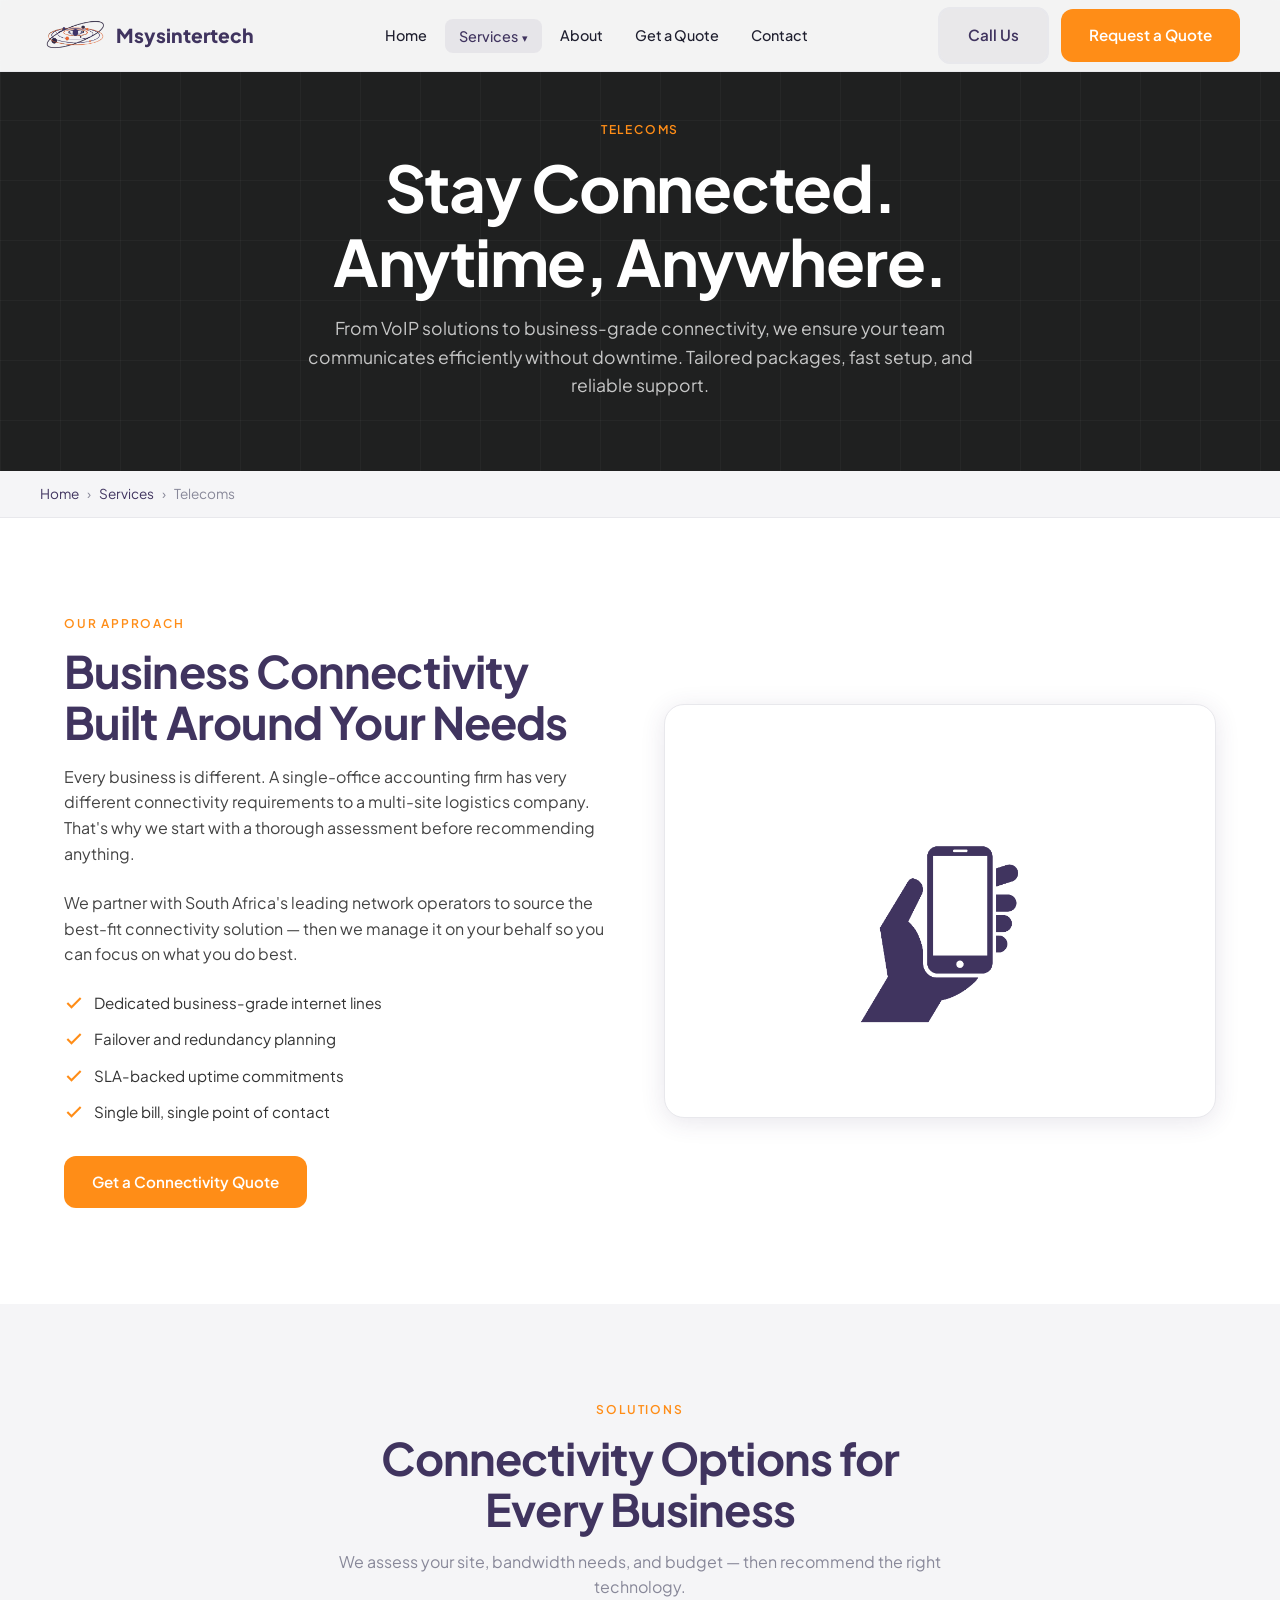
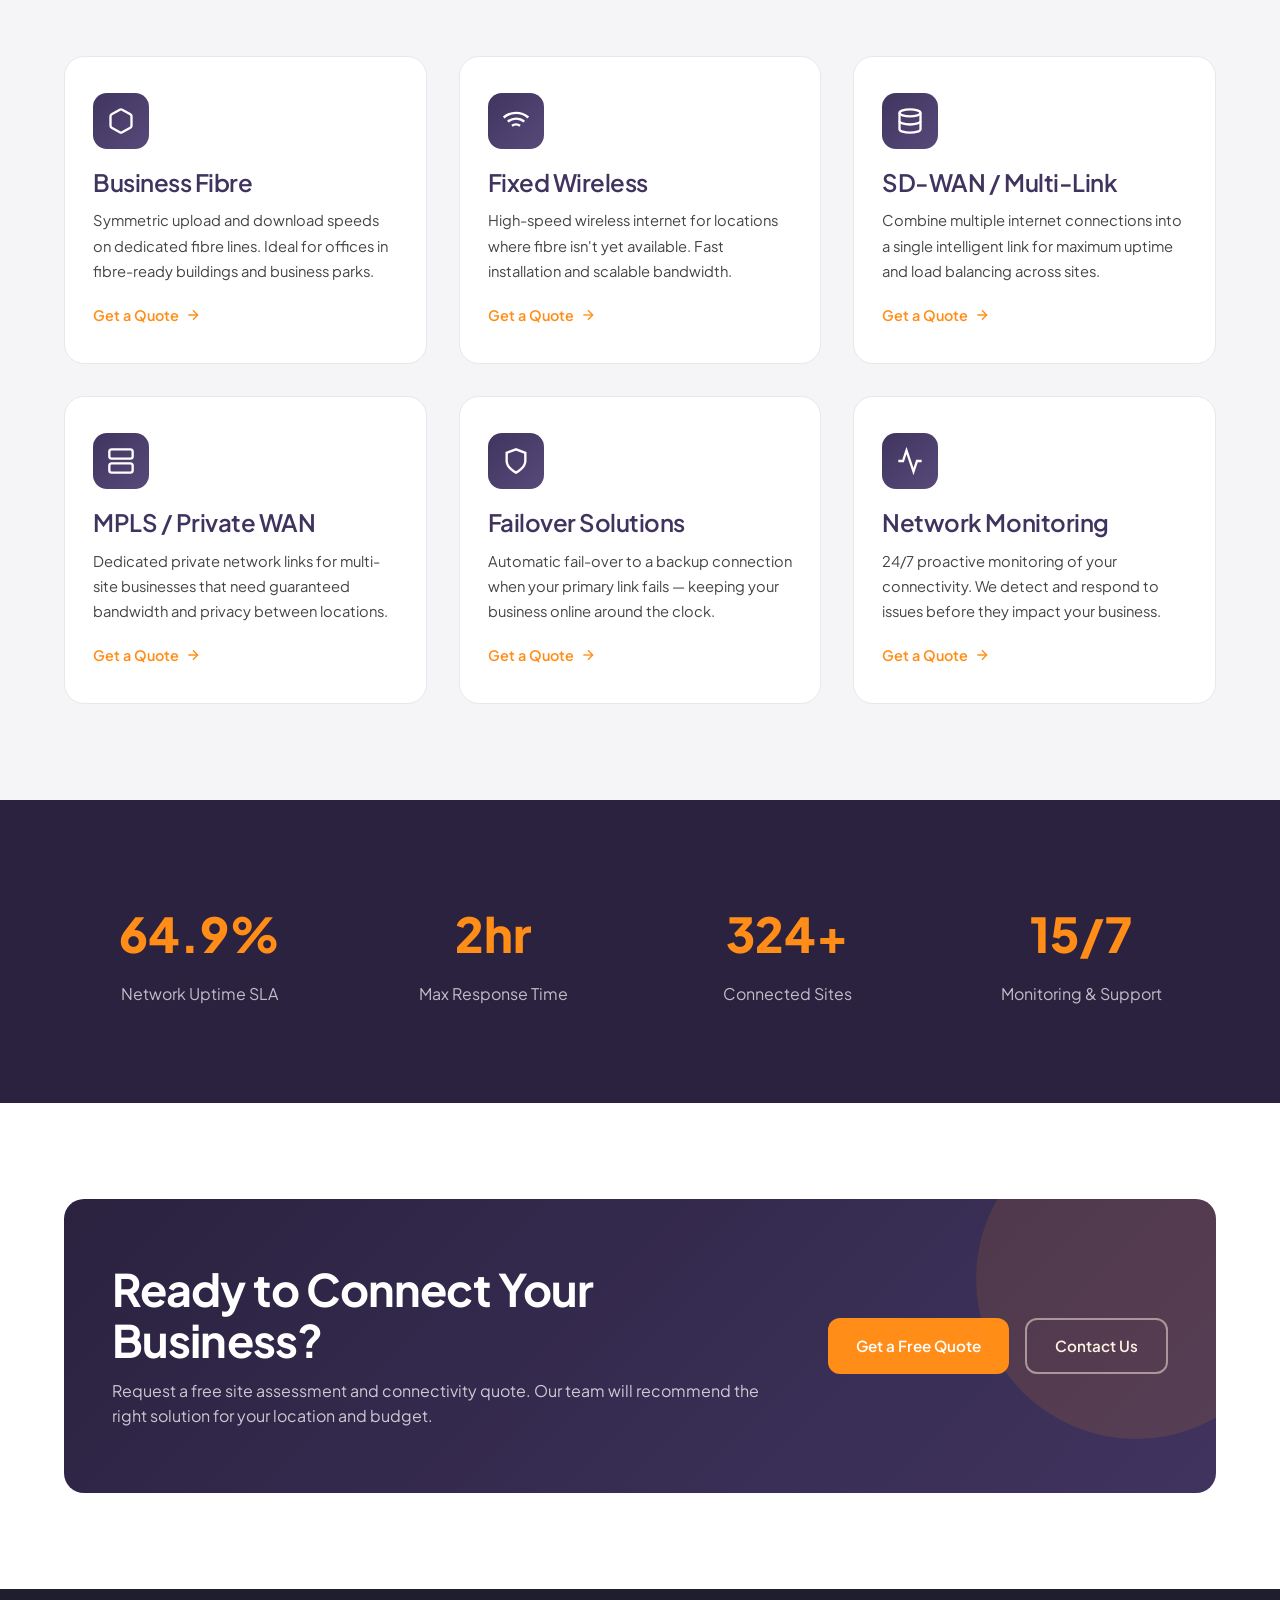
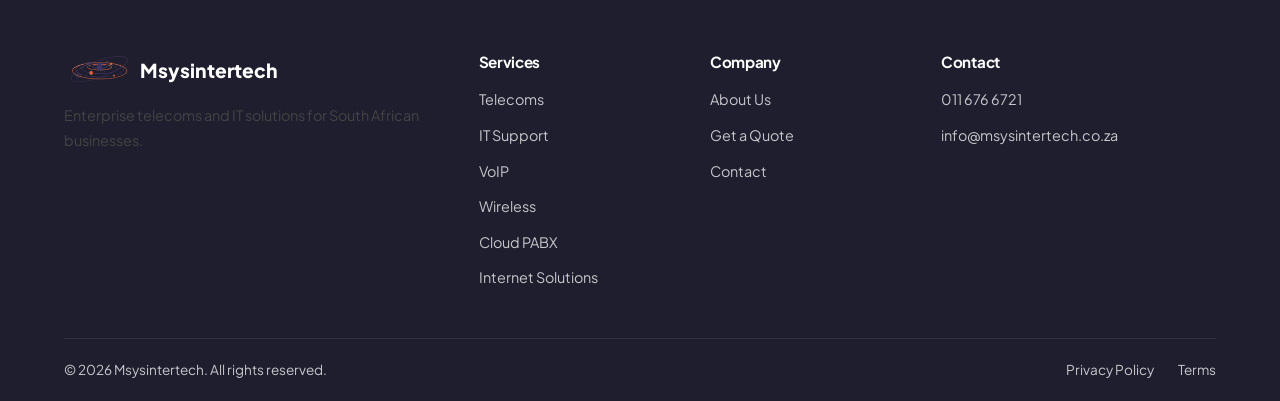
<file: telecoms.html>
<!DOCTYPE html>
<html lang="en">
<head>
  <meta charset="UTF-8" />
  <meta name="viewport" content="width=device-width, initial-scale=1.0" />
  <title>Telecoms — Msysintertech</title>
  <meta name="description" content="Business telecoms solutions — fibre, connectivity, VoIP and more. Stay connected anytime, anywhere with Msysintertech.">
  <link rel="stylesheet" href="css/style.css" />
</head>
<body>

<nav class="navbar">
  <div class="navbar__inner">
    <a href="index.html" class="navbar__logo"><img src="images/logo-icon.png" alt="Msysintertech Inter Technologies logo" class="navbar__logo-img" />Msysintertech</a>
    <div class="navbar__nav">
      <a href="index.html">Home</a>
      <div class="has-dropdown">
        <a href="services.html" class="active">Services</a>
        <div class="dropdown">
          <a href="telecoms.html" class="active">Telecoms</a>
          <a href="it-support.html">IT Support</a>
          <a href="voip.html">VoIP</a>
          <a href="wireless.html">Wireless</a>
          <a href="cloud-pabx.html">Cloud PABX</a>
        </div>
      </div>
      <a href="about.html">About</a>
      <a href="quote.html">Get a Quote</a>
      <a href="contact.html">Contact</a>
    </div>
    <div class="navbar__cta">
      <a href="tel:+27000000000" class="btn btn--outline" style="background:rgba(64,52,95,0.06);color:var(--violet);border-color:var(--gray-200);">Call Us</a>
      <a href="quote.html" class="btn btn--primary">Request a Quote</a>
    </div>
    <button class="hamburger" aria-label="Toggle menu"><span></span><span></span><span></span></button>
  </div>
</nav>
<div class="mobile-nav">
  <a href="index.html">Home</a><a href="services.html">Services</a><a href="telecoms.html">Telecoms</a>
  <a href="it-support.html">IT Support</a><a href="voip.html">VoIP</a><a href="wireless.html">Wireless</a>
  <a href="cloud-pabx.html">Cloud PABX</a><a href="about.html">About</a><a href="quote.html">Get a Quote</a><a href="contact.html">Contact</a>
</div>

<div class="page-hero">
  <div class="page-hero__inner">
    <div class="eyebrow">Telecoms</div>
    <h1>Stay Connected. Anytime, Anywhere.</h1>
    <p>From VoIP solutions to business-grade connectivity, we ensure your team communicates efficiently without downtime. Tailored packages, fast setup, and reliable support.</p>
  </div>
</div>

<div class="breadcrumb"><div class="breadcrumb__inner"><a href="index.html">Home</a><span>›</span><a href="services.html">Services</a><span>›</span><span>Telecoms</span></div></div>

<!-- OVERVIEW -->
<section class="section">
  <div class="container">
    <div class="grid-2 fade-up">
      <div class="feature-content">
        <div class="eyebrow">Our Approach</div>
        <h2>Business Connectivity Built Around Your Needs</h2>
        <p>Every business is different. A single-office accounting firm has very different connectivity requirements to a multi-site logistics company. That's why we start with a thorough assessment before recommending anything.</p>
        <p style="margin-top:16px;">We partner with South Africa's leading network operators to source the best-fit connectivity solution — then we manage it on your behalf so you can focus on what you do best.</p>
        <ul class="check-list" style="margin-top:24px;">
          <li><svg viewBox="0 0 24 24" fill="none" stroke="currentColor" stroke-width="2.5"><polyline points="20 6 9 17 4 12"/></svg>Dedicated business-grade internet lines</li>
          <li><svg viewBox="0 0 24 24" fill="none" stroke="currentColor" stroke-width="2.5"><polyline points="20 6 9 17 4 12"/></svg>Failover and redundancy planning</li>
          <li><svg viewBox="0 0 24 24" fill="none" stroke="currentColor" stroke-width="2.5"><polyline points="20 6 9 17 4 12"/></svg>SLA-backed uptime commitments</li>
          <li><svg viewBox="0 0 24 24" fill="none" stroke="currentColor" stroke-width="2.5"><polyline points="20 6 9 17 4 12"/></svg>Single bill, single point of contact</li>
        </ul>
        <div style="margin-top:28px;display:flex;gap:16px;flex-wrap:wrap;">
          <a href="quote.html" class="btn btn--primary">Get a Connectivity Quote</a>
        </div>
      </div>
      <div class="feature-visual">
        <img src="images/telecoms.png" alt="Telecoms" />
      </div>
    </div>
  </div>
</section>

<!-- SOLUTIONS -->
<section class="section section--gray">
  <div class="container">
    <div class="section-header fade-up">
      <div class="eyebrow">Solutions</div>
      <h2>Connectivity Options for Every Business</h2>
      <p>We assess your site, bandwidth needs, and budget — then recommend the right technology.</p>
    </div>
    <div class="grid-3 fade-up">
      <div class="service-card">
        <div class="service-card__icon">
          <svg viewBox="0 0 24 24" fill="none" stroke="currentColor" stroke-width="2"><path d="M21 16V8a2 2 0 00-1-1.73l-7-4a2 2 0 00-2 0l-7 4A2 2 0 003 8v8a2 2 0 001 1.73l7 4a2 2 0 002 0l7-4A2 2 0 0021 16z"/></svg>
        </div>
        <h3>Business Fibre</h3>
        <p>Symmetric upload and download speeds on dedicated fibre lines. Ideal for offices in fibre-ready buildings and business parks.</p>
        <a href="quote.html" class="service-card__link">Get a Quote <svg viewBox="0 0 24 24" fill="none" stroke="currentColor" stroke-width="2" width="16" height="16"><line x1="5" y1="12" x2="19" y2="12"/><polyline points="12 5 19 12 12 19"/></svg></a>
      </div>
      <div class="service-card">
        <div class="service-card__icon">
          <svg viewBox="0 0 24 24" fill="none" stroke="currentColor" stroke-width="2"><path d="M5 12.55a11 11 0 0114.08 0"/><path d="M1.42 9a16 16 0 0121.16 0"/><path d="M8.53 16.11a6 6 0 016.95 0"/><line x1="12" y1="20" x2="12.01" y2="20"/></svg>
        </div>
        <h3>Fixed Wireless</h3>
        <p>High-speed wireless internet for locations where fibre isn't yet available. Fast installation and scalable bandwidth.</p>
        <a href="quote.html" class="service-card__link">Get a Quote <svg viewBox="0 0 24 24" fill="none" stroke="currentColor" stroke-width="2" width="16" height="16"><line x1="5" y1="12" x2="19" y2="12"/><polyline points="12 5 19 12 12 19"/></svg></a>
      </div>
      <div class="service-card">
        <div class="service-card__icon">
          <svg viewBox="0 0 24 24" fill="none" stroke="currentColor" stroke-width="2"><ellipse cx="12" cy="5" rx="9" ry="3"/><path d="M21 12c0 1.66-4 3-9 3s-9-1.34-9-3"/><path d="M3 5v14c0 1.66 4 3 9 3s9-1.34 9-3V5"/></svg>
        </div>
        <h3>SD-WAN / Multi-Link</h3>
        <p>Combine multiple internet connections into a single intelligent link for maximum uptime and load balancing across sites.</p>
        <a href="quote.html" class="service-card__link">Get a Quote <svg viewBox="0 0 24 24" fill="none" stroke="currentColor" stroke-width="2" width="16" height="16"><line x1="5" y1="12" x2="19" y2="12"/><polyline points="12 5 19 12 12 19"/></svg></a>
      </div>
      <div class="service-card">
        <div class="service-card__icon">
          <svg viewBox="0 0 24 24" fill="none" stroke="currentColor" stroke-width="2"><rect x="2" y="2" width="20" height="8" rx="2" ry="2"/><rect x="2" y="14" width="20" height="8" rx="2" ry="2"/><line x1="6" y1="6" x2="6.01" y2="6"/><line x1="6" y1="18" x2="6.01" y2="18"/></svg>
        </div>
        <h3>MPLS / Private WAN</h3>
        <p>Dedicated private network links for multi-site businesses that need guaranteed bandwidth and privacy between locations.</p>
        <a href="quote.html" class="service-card__link">Get a Quote <svg viewBox="0 0 24 24" fill="none" stroke="currentColor" stroke-width="2" width="16" height="16"><line x1="5" y1="12" x2="19" y2="12"/><polyline points="12 5 19 12 12 19"/></svg></a>
      </div>
      <div class="service-card">
        <div class="service-card__icon">
          <svg viewBox="0 0 24 24" fill="none" stroke="currentColor" stroke-width="2"><path d="M12 22s8-4 8-10V5l-8-3-8 3v7c0 6 8 10 8 10z"/></svg>
        </div>
        <h3>Failover Solutions</h3>
        <p>Automatic fail-over to a backup connection when your primary link fails — keeping your business online around the clock.</p>
        <a href="quote.html" class="service-card__link">Get a Quote <svg viewBox="0 0 24 24" fill="none" stroke="currentColor" stroke-width="2" width="16" height="16"><line x1="5" y1="12" x2="19" y2="12"/><polyline points="12 5 19 12 12 19"/></svg></a>
      </div>
      <div class="service-card">
        <div class="service-card__icon">
          <svg viewBox="0 0 24 24" fill="none" stroke="currentColor" stroke-width="2"><polyline points="22 12 18 12 15 21 9 3 6 12 2 12"/></svg>
        </div>
        <h3>Network Monitoring</h3>
        <p>24/7 proactive monitoring of your connectivity. We detect and respond to issues before they impact your business.</p>
        <a href="quote.html" class="service-card__link">Get a Quote <svg viewBox="0 0 24 24" fill="none" stroke="currentColor" stroke-width="2" width="16" height="16"><line x1="5" y1="12" x2="19" y2="12"/><polyline points="12 5 19 12 12 19"/></svg></a>
      </div>
    </div>
  </div>
</section>

<!-- STATS -->
<section class="section section--dark">
  <div class="container">
    <div class="grid-4 fade-up" style="text-align:center;">
      <div>
        <div style="font-family:var(--font-display);font-size:3rem;font-weight:800;color:var(--amber);" data-count="99" data-suffix=".9%">0</div>
        <div style="color:rgba(255,255,255,0.7);margin-top:8px;">Network Uptime SLA</div>
      </div>
      <div>
        <div style="font-family:var(--font-display);font-size:3rem;font-weight:800;color:var(--amber);" data-count="4" data-suffix="hr">0hr</div>
        <div style="color:rgba(255,255,255,0.7);margin-top:8px;">Max Response Time</div>
      </div>
      <div>
        <div style="font-family:var(--font-display);font-size:3rem;font-weight:800;color:var(--amber);" data-count="500" data-suffix="+">0+</div>
        <div style="color:rgba(255,255,255,0.7);margin-top:8px;">Connected Sites</div>
      </div>
      <div>
        <div style="font-family:var(--font-display);font-size:3rem;font-weight:800;color:var(--amber);" data-count="24" data-suffix="/7">0</div>
        <div style="color:rgba(255,255,255,0.7);margin-top:8px;">Monitoring & Support</div>
      </div>
    </div>
  </div>
</section>

<!-- CTA -->
<section class="section">
  <div class="container">
    <div class="cta-banner fade-up">
      <div>
        <h2>Ready to Connect Your Business?</h2>
        <p>Request a free site assessment and connectivity quote. Our team will recommend the right solution for your location and budget.</p>
      </div>
      <div class="cta-banner__actions">
        <a href="quote.html" class="btn btn--primary">Get a Free Quote</a>
        <a href="contact.html" class="btn btn--outline">Contact Us</a>
      </div>
    </div>
  </div>
</section>

<footer class="footer">
  <div class="container">
    <div class="footer__grid">
      <div class="footer__brand"><div class="navbar__logo" style="color:var(--white);"><img src="images/logo-icon.png" alt="Msysintertech Inter Technologies logo" class="navbar__logo-img" />Msysintertech</div><p>Enterprise telecoms and IT solutions for South African businesses.</p></div>
      <div class="footer__col"><h5>Services</h5><ul><li><a href="telecoms.html">Telecoms</a></li><li><a href="it-support.html">IT Support</a></li><li><a href="voip.html">VoIP</a></li><li><a href="wireless.html">Wireless</a></li><li><a href="cloud-pabx.html">Cloud PABX</a></li><li><a href="internet-solutions.html">Internet Solutions</a></li></ul></div>
      <div class="footer__col"><h5>Company</h5><ul><li><a href="about.html">About Us</a></li><li><a href="quote.html">Get a Quote</a></li><li><a href="contact.html">Contact</a></li></ul></div>
      <div class="footer__col"><h5>Contact</h5><ul><li><a href="tel:+27116766721">011 676 6721</a></li><li><a href="mailto:info@msysintertech.co.za">info@msysintertech.co.za</a></li></ul></div>
    </div>
    <div class="footer__bottom">
      <span>© <span id="currentYear"></span> Msysintertech. All rights reserved.</span>
      <div class="footer__bottom-links"><a href="#">Privacy Policy</a><a href="#">Terms</a></div>
    </div>
  </div>
</footer>
<script src="js/main.js"></script>
</body>
</html>
</file>
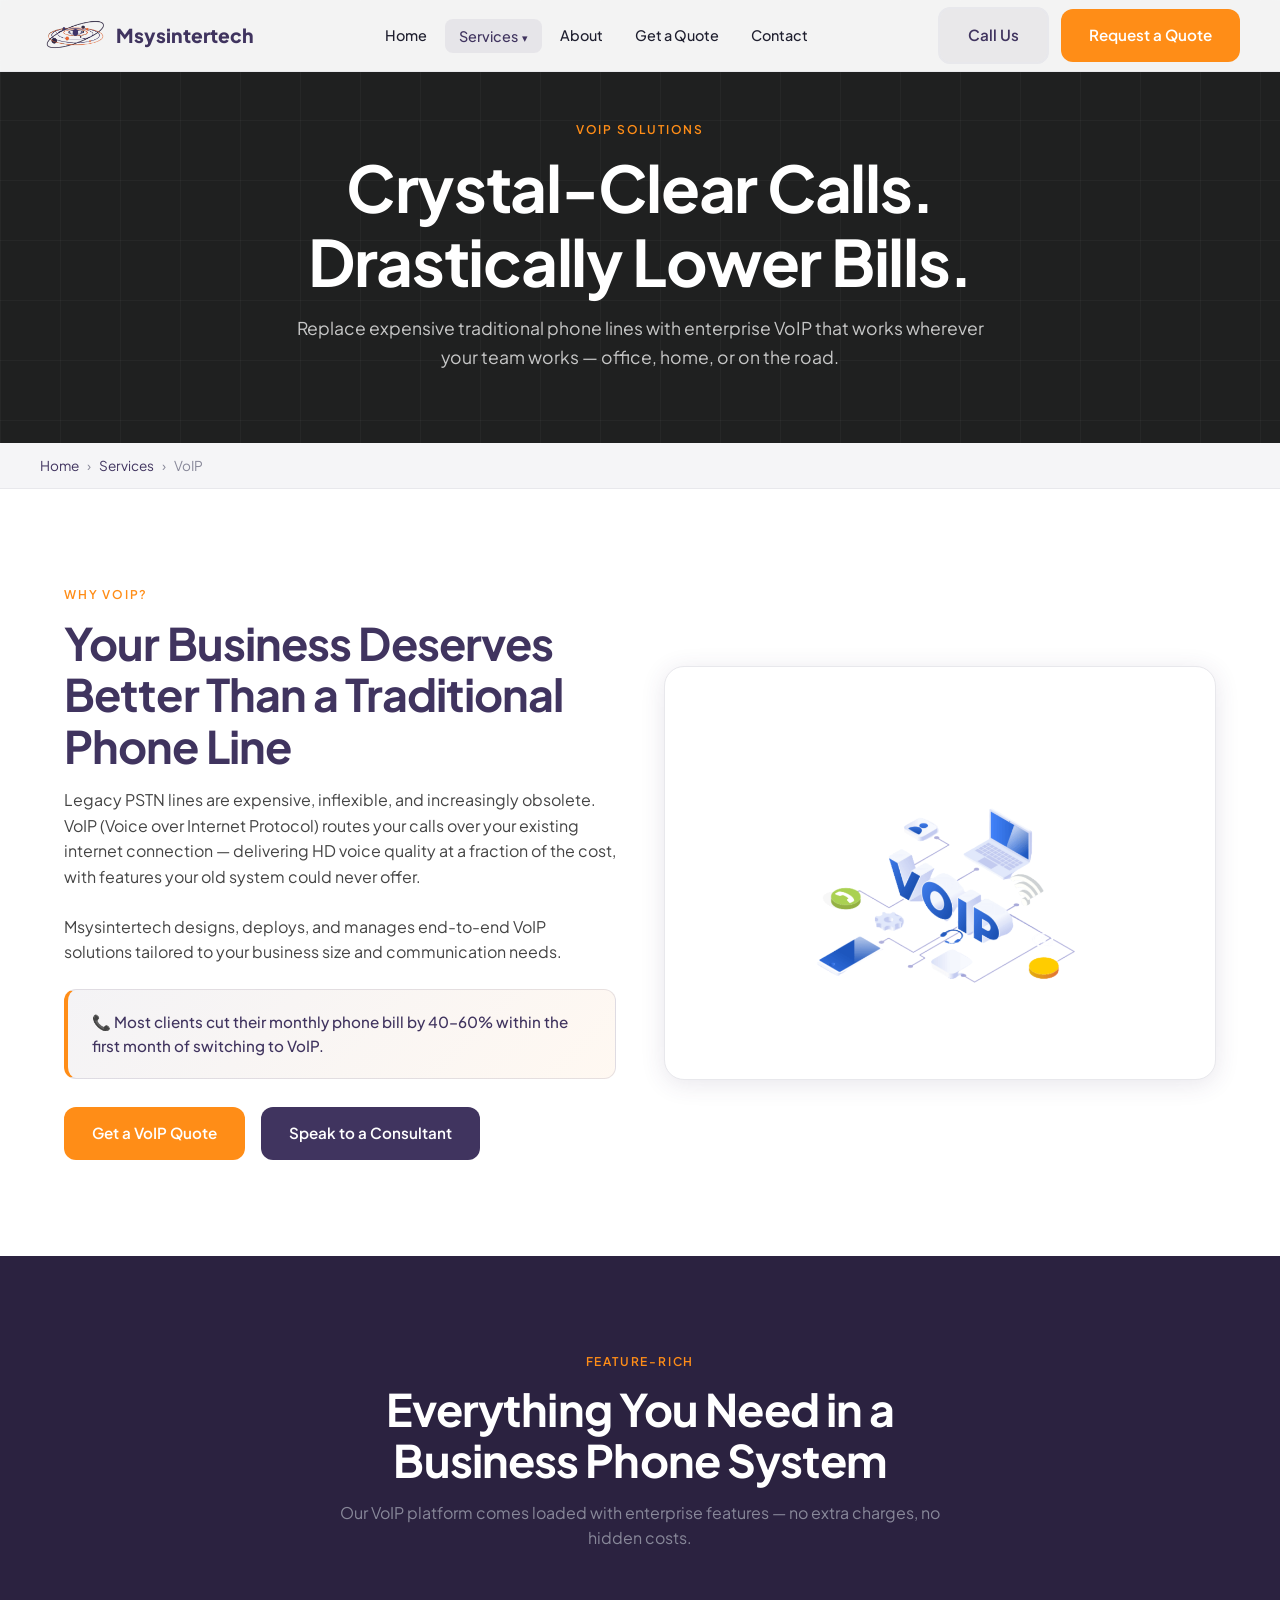
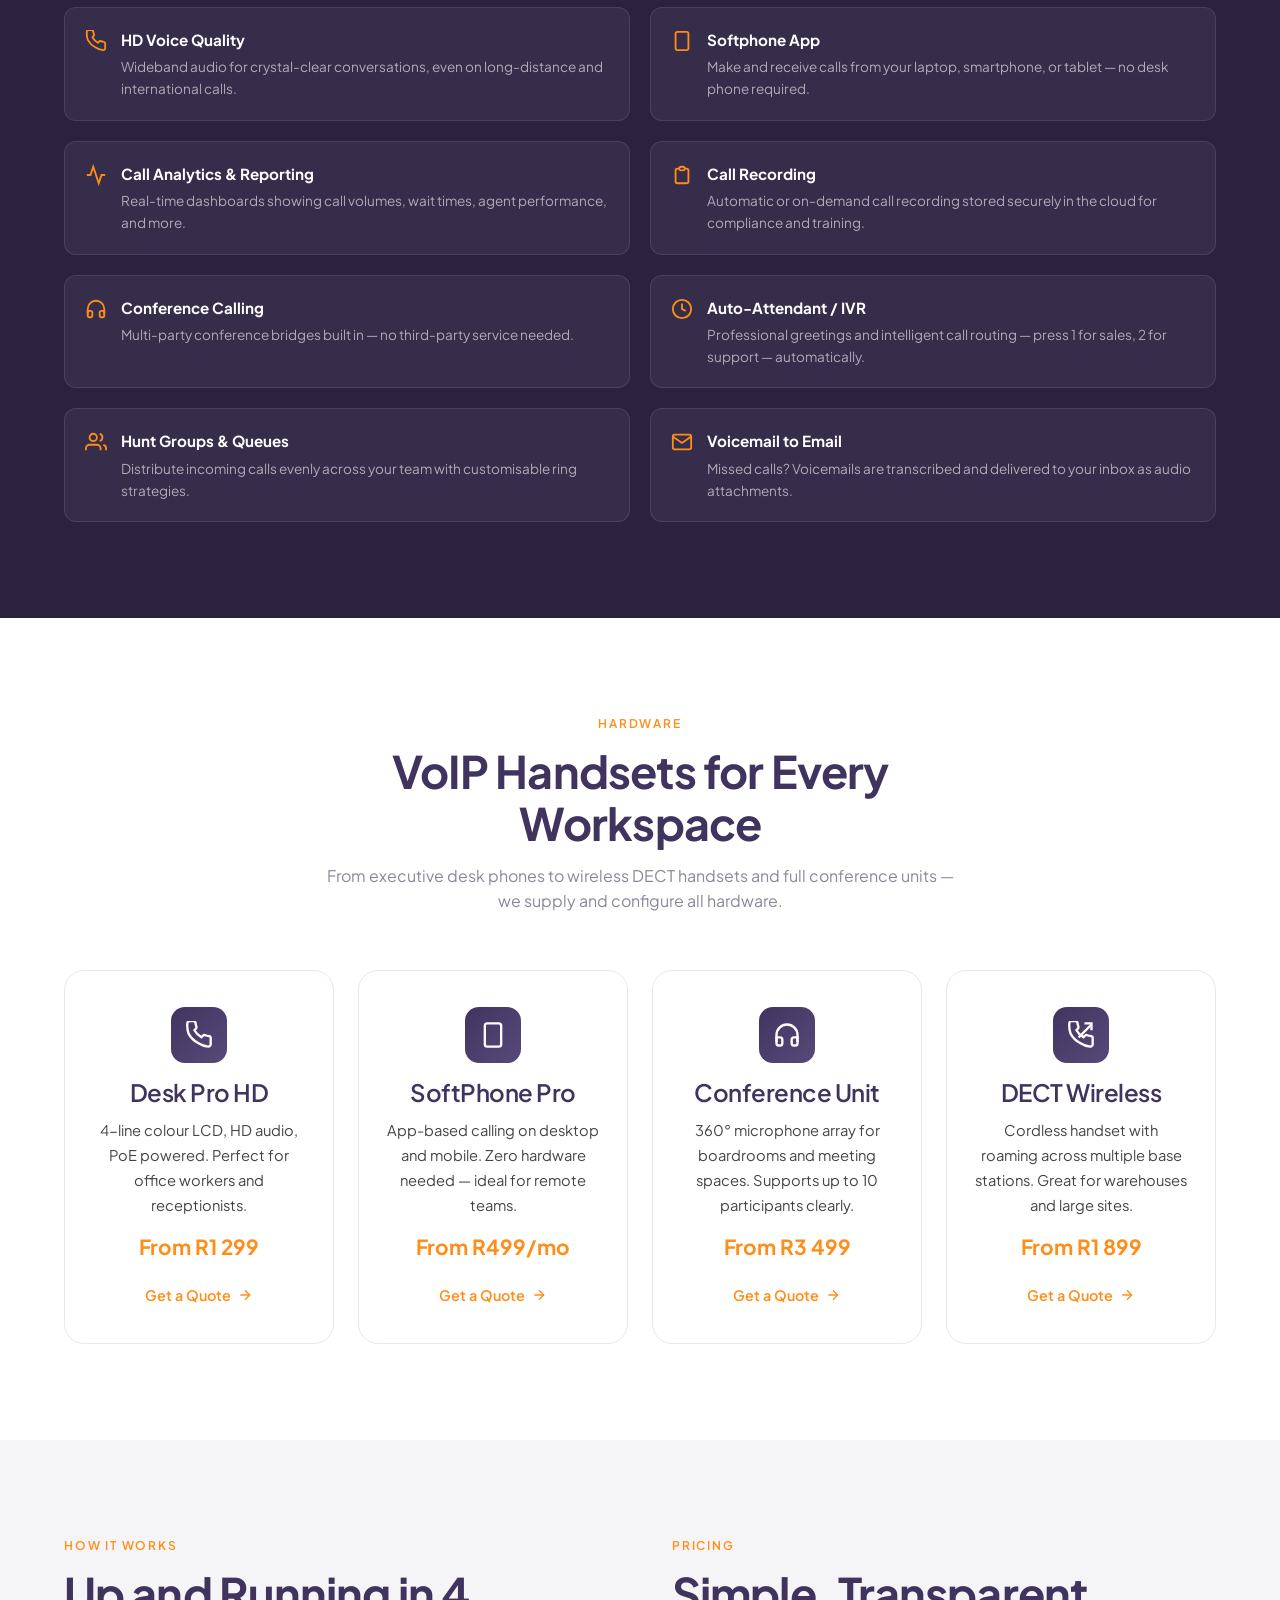
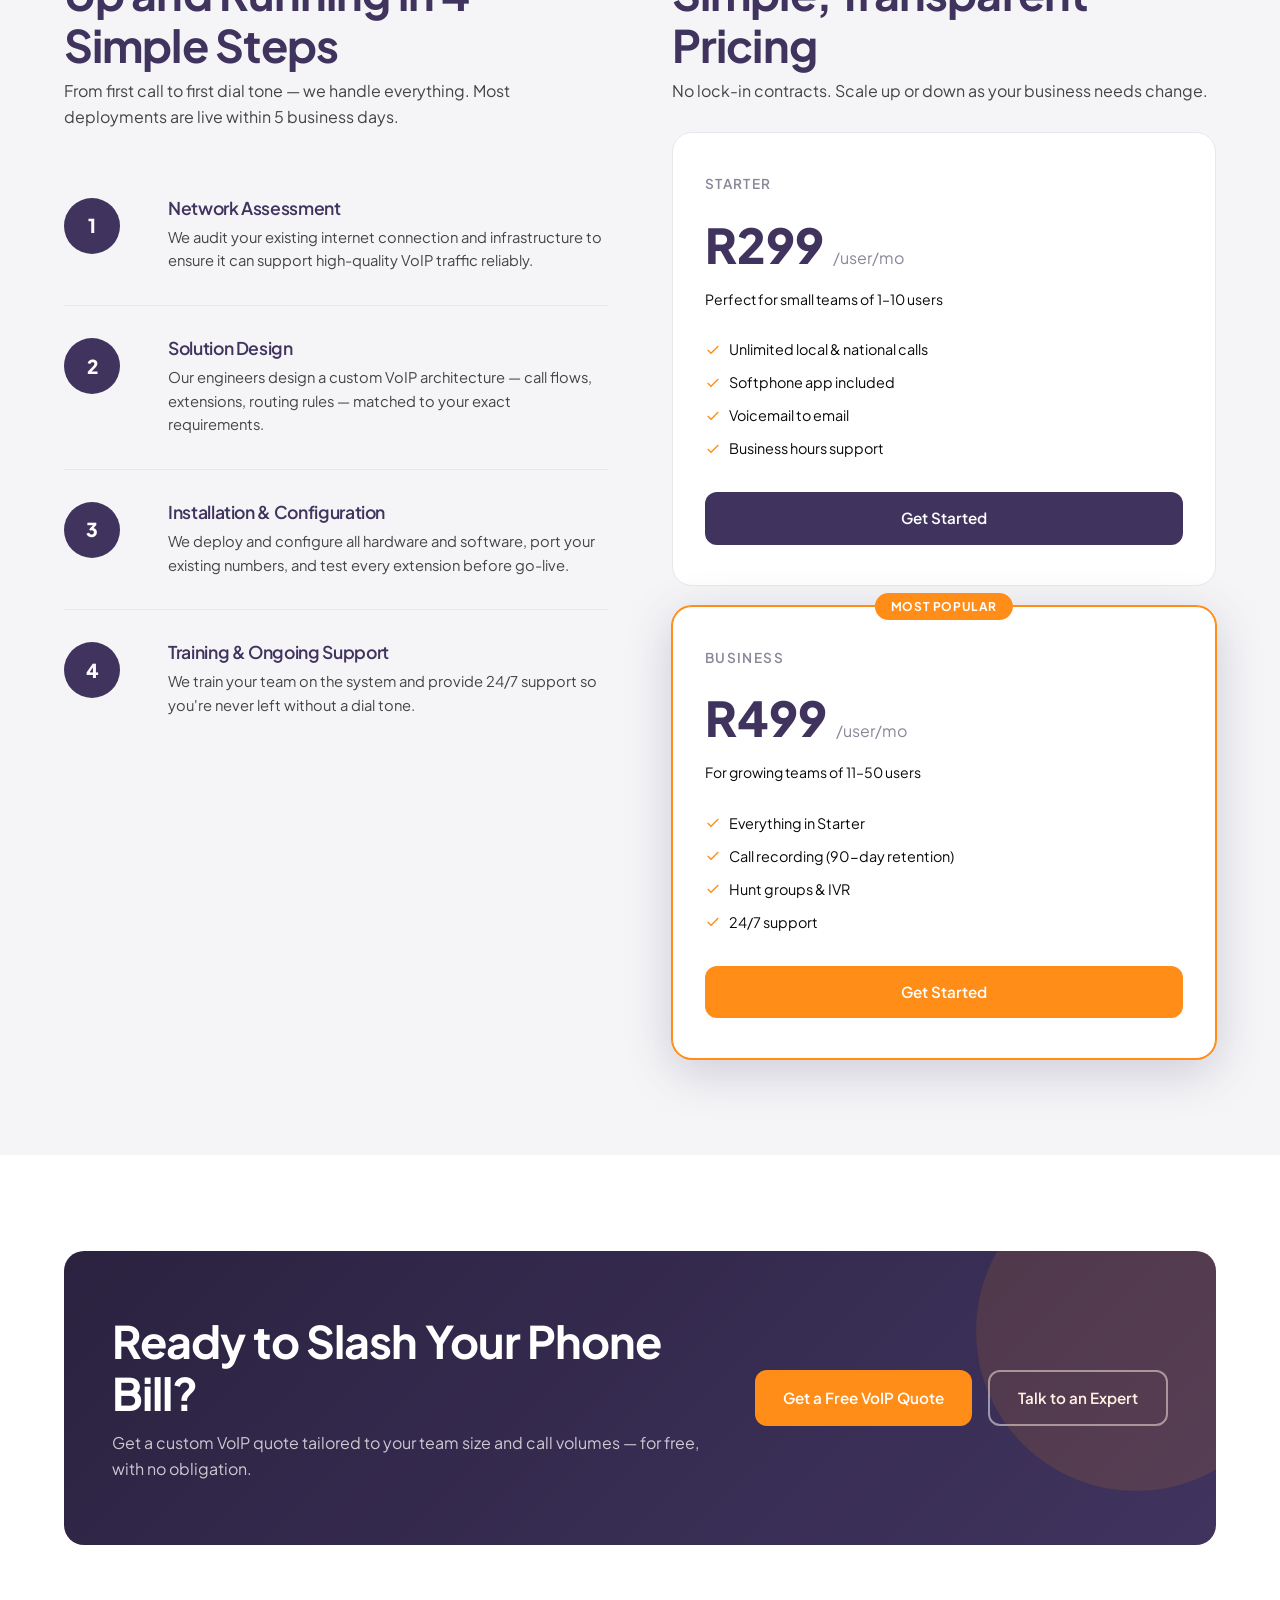
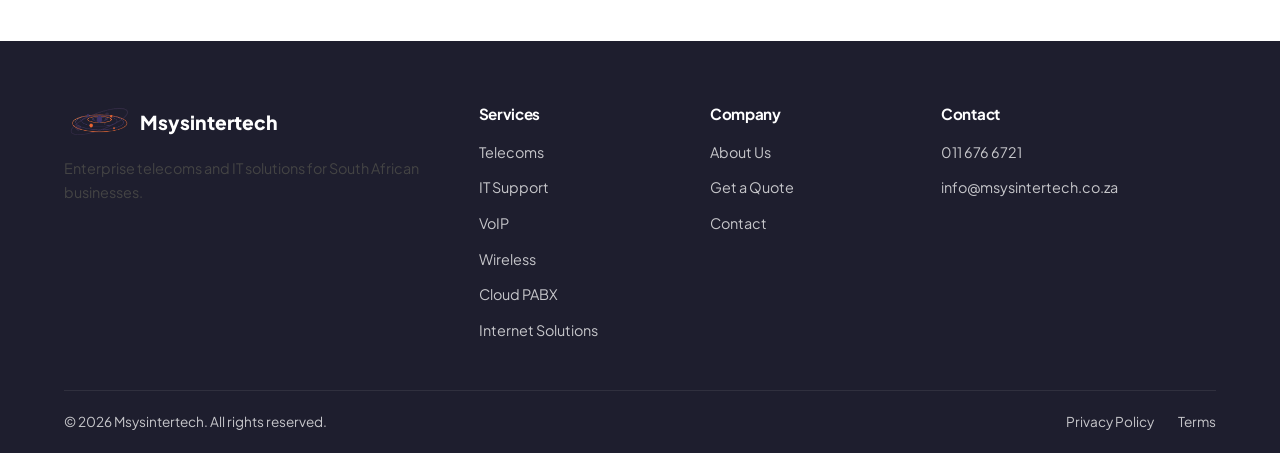
<file: voip.html>
<!DOCTYPE html>
<html lang="en">
<head>
  <meta charset="UTF-8" />
  <meta name="viewport" content="width=device-width, initial-scale=1.0" />
  <title>VoIP Solutions — Msysintertech</title>
  <meta name="description" content="Enterprise VoIP solutions for South African businesses. Cut call costs by up to 60% with crystal-clear voice over IP from Msysintertech.">
  <link rel="stylesheet" href="css/style.css" />
</head>
<body>

<nav class="navbar">
  <div class="navbar__inner">
    <a href="index.html" class="navbar__logo"><img src="images/logo-icon.png" alt="Msysintertech Inter Technologies logo" class="navbar__logo-img" />Msysintertech</a>
    <div class="navbar__nav">
      <a href="index.html">Home</a>
      <div class="has-dropdown">
        <a href="services.html" class="active">Services</a>
        <div class="dropdown">
          <a href="telecoms.html">Telecoms</a>
          <a href="it-support.html">IT Support</a>
          <a href="voip.html" class="active">VoIP</a>
          <a href="wireless.html">Wireless</a>
          <a href="cloud-pabx.html">Cloud PABX</a>
        </div>
      </div>
      <a href="about.html">About</a>
      <a href="quote.html">Get a Quote</a>
      <a href="contact.html">Contact</a>
    </div>
    <div class="navbar__cta">
      <a href="tel:+27000000000" class="btn btn--outline" style="background:rgba(64,52,95,0.06);color:var(--violet);border-color:var(--gray-200);">Call Us</a>
      <a href="quote.html" class="btn btn--primary">Request a Quote</a>
    </div>
    <button class="hamburger" aria-label="Toggle menu"><span></span><span></span><span></span></button>
  </div>
</nav>
<div class="mobile-nav">
  <a href="index.html">Home</a><a href="services.html">Services</a><a href="telecoms.html">Telecoms</a>
  <a href="it-support.html">IT Support</a><a href="voip.html">VoIP</a><a href="wireless.html">Wireless</a>
  <a href="cloud-pabx.html">Cloud PABX</a><a href="about.html">About</a><a href="quote.html">Get a Quote</a><a href="contact.html">Contact</a>
</div>

<div class="page-hero">
  <div class="page-hero__inner">
    <div class="eyebrow">VoIP Solutions</div>
    <h1>Crystal-Clear Calls. Drastically Lower Bills.</h1>
    <p>Replace expensive traditional phone lines with enterprise VoIP that works wherever your team works — office, home, or on the road.</p>
  </div>
</div>

<div class="breadcrumb"><div class="breadcrumb__inner"><a href="index.html">Home</a><span>›</span><a href="services.html">Services</a><span>›</span><span>VoIP</span></div></div>

<!-- INTRO -->
<section class="section">
  <div class="container">
    <div class="grid-2 fade-up">
      <div class="feature-content">
        <div class="eyebrow">Why VoIP?</div>
        <h2>Your Business Deserves Better Than a Traditional Phone Line</h2>
        <p>Legacy PSTN lines are expensive, inflexible, and increasingly obsolete. VoIP (Voice over Internet Protocol) routes your calls over your existing internet connection — delivering HD voice quality at a fraction of the cost, with features your old system could never offer.</p>
        <p style="margin-top:16px;">Msysintertech designs, deploys, and manages end-to-end VoIP solutions tailored to your business size and communication needs.</p>
        <div class="highlight-box" style="margin-top:24px;">
          <p>📞 Most clients cut their monthly phone bill by 40–60% within the first month of switching to VoIP.</p>
        </div>
        <div style="margin-top:28px;display:flex;gap:16px;flex-wrap:wrap;">
          <a href="quote.html" class="btn btn--primary">Get a VoIP Quote</a>
          <a href="contact.html" class="btn btn--violet">Speak to a Consultant</a>
        </div>
      </div>
      <div class="feature-visual">
        <img src="images/voip.png" alt="VoIP Solutions" />
      </div>
    </div>
  </div>
</section>

<!-- FEATURES DARK -->
<section class="section section--dark">
  <div class="container">
    <div class="section-header fade-up" style="color:var(--white);">
      <div class="eyebrow">Feature-Rich</div>
      <h2 style="color:var(--white);">Everything You Need in a Business Phone System</h2>
      <p>Our VoIP platform comes loaded with enterprise features — no extra charges, no hidden costs.</p>
    </div>
    <div class="voip-feature-grid fade-up">
      <div class="voip-feature-item">
        <svg viewBox="0 0 24 24" fill="none" stroke="currentColor" stroke-width="2"><path d="M22 16.92v3a2 2 0 01-2.18 2 19.79 19.79 0 01-8.63-3.07A19.5 19.5 0 013.07 10.8 19.79 19.79 0 012 2.18 2 2 0 014 0h3a2 2 0 012 1.72 12.84 12.84 0 00.7 2.81 2 2 0 01-.45 2.11L8.09 7.91a16 16 0 006 6l1.27-1.27a2 2 0 012.11-.45 12.84 12.84 0 002.81.7A2 2 0 0122 14v2.92z"/></svg>
        <div>
          <strong>HD Voice Quality</strong>
          <p>Wideband audio for crystal-clear conversations, even on long-distance and international calls.</p>
        </div>
      </div>
      <div class="voip-feature-item">
        <svg viewBox="0 0 24 24" fill="none" stroke="currentColor" stroke-width="2"><rect x="5" y="2" width="14" height="20" rx="2"/><line x1="12" y1="18" x2="12.01" y2="18"/></svg>
        <div>
          <strong>Softphone App</strong>
          <p>Make and receive calls from your laptop, smartphone, or tablet — no desk phone required.</p>
        </div>
      </div>
      <div class="voip-feature-item">
        <svg viewBox="0 0 24 24" fill="none" stroke="currentColor" stroke-width="2"><polyline points="22 12 18 12 15 21 9 3 6 12 2 12"/></svg>
        <div>
          <strong>Call Analytics & Reporting</strong>
          <p>Real-time dashboards showing call volumes, wait times, agent performance, and more.</p>
        </div>
      </div>
      <div class="voip-feature-item">
        <svg viewBox="0 0 24 24" fill="none" stroke="currentColor" stroke-width="2"><path d="M9 5H7a2 2 0 00-2 2v12a2 2 0 002 2h10a2 2 0 002-2V7a2 2 0 00-2-2h-2M9 5a2 2 0 002 2h2a2 2 0 002-2M9 5a2 2 0 012-2h2a2 2 0 012 2"/></svg>
        <div>
          <strong>Call Recording</strong>
          <p>Automatic or on-demand call recording stored securely in the cloud for compliance and training.</p>
        </div>
      </div>
      <div class="voip-feature-item">
        <svg viewBox="0 0 24 24" fill="none" stroke="currentColor" stroke-width="2"><path d="M3 18v-6a9 9 0 0118 0v6"/><path d="M21 19a2 2 0 01-2 2h-1a2 2 0 01-2-2v-3a2 2 0 012-2h3zM3 19a2 2 0 002 2h1a2 2 0 002-2v-3a2 2 0 00-2-2H3z"/></svg>
        <div>
          <strong>Conference Calling</strong>
          <p>Multi-party conference bridges built in — no third-party service needed.</p>
        </div>
      </div>
      <div class="voip-feature-item">
        <svg viewBox="0 0 24 24" fill="none" stroke="currentColor" stroke-width="2"><circle cx="12" cy="12" r="10"/><polyline points="12 6 12 12 16 14"/></svg>
        <div>
          <strong>Auto-Attendant / IVR</strong>
          <p>Professional greetings and intelligent call routing — press 1 for sales, 2 for support — automatically.</p>
        </div>
      </div>
      <div class="voip-feature-item">
        <svg viewBox="0 0 24 24" fill="none" stroke="currentColor" stroke-width="2"><path d="M17 21v-2a4 4 0 00-4-4H5a4 4 0 00-4 4v2"/><circle cx="9" cy="7" r="4"/><path d="M23 21v-2a4 4 0 00-3-3.87"/><path d="M16 3.13a4 4 0 010 7.75"/></svg>
        <div>
          <strong>Hunt Groups & Queues</strong>
          <p>Distribute incoming calls evenly across your team with customisable ring strategies.</p>
        </div>
      </div>
      <div class="voip-feature-item">
        <svg viewBox="0 0 24 24" fill="none" stroke="currentColor" stroke-width="2"><path d="M4 4h16c1.1 0 2 .9 2 2v12c0 1.1-.9 2-2 2H4c-1.1 0-2-.9-2-2V6c0-1.1.9-2 2-2z"/><polyline points="22,6 12,13 2,6"/></svg>
        <div>
          <strong>Voicemail to Email</strong>
          <p>Missed calls? Voicemails are transcribed and delivered to your inbox as audio attachments.</p>
        </div>
      </div>
    </div>
  </div>
</section>

<!-- VOIP PHONES -->
<section class="section">
  <div class="container">
    <div class="section-header fade-up">
      <div class="eyebrow">Hardware</div>
      <h2>VoIP Handsets for Every Workspace</h2>
      <p>From executive desk phones to wireless DECT handsets and full conference units — we supply and configure all hardware.</p>
    </div>
    <div class="grid-4 fade-up">
      <div class="service-card" style="text-align:center;">
        <div class="service-card__icon" style="margin:0 auto 16px;">
          <svg viewBox="0 0 24 24" fill="none" stroke="currentColor" stroke-width="2"><path d="M22 16.92v3a2 2 0 01-2.18 2 19.79 19.79 0 01-8.63-3.07A19.5 19.5 0 013.07 10.8 19.79 19.79 0 012 2.18 2 2 0 014 0h3a2 2 0 012 1.72 12.84 12.84 0 00.7 2.81 2 2 0 01-.45 2.11L8.09 7.91a16 16 0 006 6l1.27-1.27a2 2 0 012.11-.45 12.84 12.84 0 002.81.7A2 2 0 0122 14v2.92z"/></svg>
        </div>
        <h3>Desk Pro HD</h3>
        <p>4-line colour LCD, HD audio, PoE powered. Perfect for office workers and receptionists.</p>
        <div style="font-family:var(--font-display);font-size:1.3rem;font-weight:700;color:var(--amber);margin-top:12px;">From R1 299</div>
        <a href="quote.html" class="service-card__link" style="justify-content:center;">Get a Quote <svg viewBox="0 0 24 24" fill="none" stroke="currentColor" stroke-width="2" width="16" height="16"><line x1="5" y1="12" x2="19" y2="12"/><polyline points="12 5 19 12 12 19"/></svg></a>
      </div>
      <div class="service-card" style="text-align:center;">
        <div class="service-card__icon" style="margin:0 auto 16px;">
          <svg viewBox="0 0 24 24" fill="none" stroke="currentColor" stroke-width="2"><rect x="5" y="2" width="14" height="20" rx="2" ry="2"/><line x1="12" y1="18" x2="12.01" y2="18"/></svg>
        </div>
        <h3>SoftPhone Pro</h3>
        <p>App-based calling on desktop and mobile. Zero hardware needed — ideal for remote teams.</p>
        <div style="font-family:var(--font-display);font-size:1.3rem;font-weight:700;color:var(--amber);margin-top:12px;">From R499/mo</div>
        <a href="quote.html" class="service-card__link" style="justify-content:center;">Get a Quote <svg viewBox="0 0 24 24" fill="none" stroke="currentColor" stroke-width="2" width="16" height="16"><line x1="5" y1="12" x2="19" y2="12"/><polyline points="12 5 19 12 12 19"/></svg></a>
      </div>
      <div class="service-card" style="text-align:center;">
        <div class="service-card__icon" style="margin:0 auto 16px;">
          <svg viewBox="0 0 24 24" fill="none" stroke="currentColor" stroke-width="2"><path d="M3 18v-6a9 9 0 0118 0v6"/><path d="M21 19a2 2 0 01-2 2h-1a2 2 0 01-2-2v-3a2 2 0 012-2h3zM3 19a2 2 0 002 2h1a2 2 0 002-2v-3a2 2 0 00-2-2H3z"/></svg>
        </div>
        <h3>Conference Unit</h3>
        <p>360° microphone array for boardrooms and meeting spaces. Supports up to 10 participants clearly.</p>
        <div style="font-family:var(--font-display);font-size:1.3rem;font-weight:700;color:var(--amber);margin-top:12px;">From R3 499</div>
        <a href="quote.html" class="service-card__link" style="justify-content:center;">Get a Quote <svg viewBox="0 0 24 24" fill="none" stroke="currentColor" stroke-width="2" width="16" height="16"><line x1="5" y1="12" x2="19" y2="12"/><polyline points="12 5 19 12 12 19"/></svg></a>
      </div>
      <div class="service-card" style="text-align:center;">
        <div class="service-card__icon" style="margin:0 auto 16px;">
          <svg viewBox="0 0 24 24" fill="none" stroke="currentColor" stroke-width="2"><path d="M22 16.92v3a2 2 0 01-2.18 2 19.79 19.79 0 01-8.63-3.07A19.5 19.5 0 013.07 10.8 19.79 19.79 0 012 2.18 2 2 0 014 0h3a2 2 0 012 1.72 12.84 12.84 0 00.7 2.81 2 2 0 01-.45 2.11L8.09 7.91a16 16 0 006 6l1.27-1.27a2 2 0 012.11-.45 12.84 12.84 0 002.81.7A2 2 0 0122 14v2.92z"/><polyline points="15 2 21 2 21 8"/><line x1="10" y1="14" x2="21" y2="3"/></svg>
        </div>
        <h3>DECT Wireless</h3>
        <p>Cordless handset with roaming across multiple base stations. Great for warehouses and large sites.</p>
        <div style="font-family:var(--font-display);font-size:1.3rem;font-weight:700;color:var(--amber);margin-top:12px;">From R1 899</div>
        <a href="quote.html" class="service-card__link" style="justify-content:center;">Get a Quote <svg viewBox="0 0 24 24" fill="none" stroke="currentColor" stroke-width="2" width="16" height="16"><line x1="5" y1="12" x2="19" y2="12"/><polyline points="12 5 19 12 12 19"/></svg></a>
      </div>
    </div>
  </div>
</section>

<!-- PROCESS -->
<section class="section section--gray">
  <div class="container">
    <div class="grid-2 fade-up" style="align-items:start;gap:64px;">
      <div>
        <div class="eyebrow">How It Works</div>
        <h2 style="color:var(--violet);margin-bottom:8px;">Up and Running in 4 Simple Steps</h2>
        <p style="margin-bottom:36px;">From first call to first dial tone — we handle everything. Most deployments are live within 5 business days.</p>
        <div class="process-steps">
          <div class="process-step">
            <div class="process-step__number">1</div>
            <div class="process-step__content">
              <h4>Network Assessment</h4>
              <p>We audit your existing internet connection and infrastructure to ensure it can support high-quality VoIP traffic reliably.</p>
            </div>
          </div>
          <div class="process-step">
            <div class="process-step__number">2</div>
            <div class="process-step__content">
              <h4>Solution Design</h4>
              <p>Our engineers design a custom VoIP architecture — call flows, extensions, routing rules — matched to your exact requirements.</p>
            </div>
          </div>
          <div class="process-step">
            <div class="process-step__number">3</div>
            <div class="process-step__content">
              <h4>Installation & Configuration</h4>
              <p>We deploy and configure all hardware and software, port your existing numbers, and test every extension before go-live.</p>
            </div>
          </div>
          <div class="process-step">
            <div class="process-step__number">4</div>
            <div class="process-step__content">
              <h4>Training & Ongoing Support</h4>
              <p>We train your team on the system and provide 24/7 support so you're never left without a dial tone.</p>
            </div>
          </div>
        </div>
      </div>
      <div>
        <div class="eyebrow">Pricing</div>
        <h2 style="color:var(--violet);margin-bottom:8px;">Simple, Transparent Pricing</h2>
        <p style="margin-bottom:28px;">No lock-in contracts. Scale up or down as your business needs change.</p>
        <div style="display:flex;flex-direction:column;gap:20px;">
          <div class="pricing-card">
            <div class="pricing-card__name">Starter</div>
            <div class="pricing-card__price">R299 <span>/user/mo</span></div>
            <div class="pricing-card__desc">Perfect for small teams of 1–10 users</div>
            <ul>
              <li><svg viewBox="0 0 24 24" fill="none" stroke="currentColor" stroke-width="2"><polyline points="20 6 9 17 4 12"/></svg>Unlimited local &amp; national calls</li>
              <li><svg viewBox="0 0 24 24" fill="none" stroke="currentColor" stroke-width="2"><polyline points="20 6 9 17 4 12"/></svg>Softphone app included</li>
              <li><svg viewBox="0 0 24 24" fill="none" stroke="currentColor" stroke-width="2"><polyline points="20 6 9 17 4 12"/></svg>Voicemail to email</li>
              <li><svg viewBox="0 0 24 24" fill="none" stroke="currentColor" stroke-width="2"><polyline points="20 6 9 17 4 12"/></svg>Business hours support</li>
            </ul>
            <a href="quote.html" class="btn btn--violet" style="width:100%;justify-content:center;">Get Started</a>
          </div>
          <div class="pricing-card pricing-card--featured">
            <div class="pricing-badge">Most Popular</div>
            <div class="pricing-card__name">Business</div>
            <div class="pricing-card__price">R499 <span>/user/mo</span></div>
            <div class="pricing-card__desc">For growing teams of 11–50 users</div>
            <ul>
              <li><svg viewBox="0 0 24 24" fill="none" stroke="currentColor" stroke-width="2"><polyline points="20 6 9 17 4 12"/></svg>Everything in Starter</li>
              <li><svg viewBox="0 0 24 24" fill="none" stroke="currentColor" stroke-width="2"><polyline points="20 6 9 17 4 12"/></svg>Call recording (90-day retention)</li>
              <li><svg viewBox="0 0 24 24" fill="none" stroke="currentColor" stroke-width="2"><polyline points="20 6 9 17 4 12"/></svg>Hunt groups &amp; IVR</li>
              <li><svg viewBox="0 0 24 24" fill="none" stroke="currentColor" stroke-width="2"><polyline points="20 6 9 17 4 12"/></svg>24/7 support</li>
            </ul>
            <a href="quote.html" class="btn btn--primary" style="width:100%;justify-content:center;">Get Started</a>
          </div>
        </div>
      </div>
    </div>
  </div>
</section>

<!-- CTA -->
<section class="section">
  <div class="container">
    <div class="cta-banner fade-up">
      <div>
        <h2>Ready to Slash Your Phone Bill?</h2>
        <p>Get a custom VoIP quote tailored to your team size and call volumes — for free, with no obligation.</p>
      </div>
      <div class="cta-banner__actions">
        <a href="quote.html" class="btn btn--primary">Get a Free VoIP Quote</a>
        <a href="contact.html" class="btn btn--outline">Talk to an Expert</a>
      </div>
    </div>
  </div>
</section>

<footer class="footer">
  <div class="container">
    <div class="footer__grid">
      <div class="footer__brand"><div class="navbar__logo" style="color:var(--white);"><img src="images/logo-icon.png" alt="Msysintertech Inter Technologies logo" class="navbar__logo-img" />Msysintertech</div><p>Enterprise telecoms and IT solutions for South African businesses.</p></div>
      <div class="footer__col"><h5>Services</h5><ul><li><a href="telecoms.html">Telecoms</a></li><li><a href="it-support.html">IT Support</a></li><li><a href="voip.html">VoIP</a></li><li><a href="wireless.html">Wireless</a></li><li><a href="cloud-pabx.html">Cloud PABX</a></li><li><a href="internet-solutions.html">Internet Solutions</a></li></ul></div>
      <div class="footer__col"><h5>Company</h5><ul><li><a href="about.html">About Us</a></li><li><a href="quote.html">Get a Quote</a></li><li><a href="contact.html">Contact</a></li></ul></div>
      <div class="footer__col"><h5>Contact</h5><ul><li><a href="tel:+27116766721">011 676 6721</a></li><li><a href="mailto:info@msysintertech.co.za">info@msysintertech.co.za</a></li></ul></div>
    </div>
    <div class="footer__bottom">
      <span>© <span id="currentYear"></span> Msysintertech. All rights reserved.</span>
      <div class="footer__bottom-links"><a href="#">Privacy Policy</a><a href="#">Terms</a></div>
    </div>
  </div>
</footer>
<script src="js/main.js"></script>
</body>
</html>
</file>
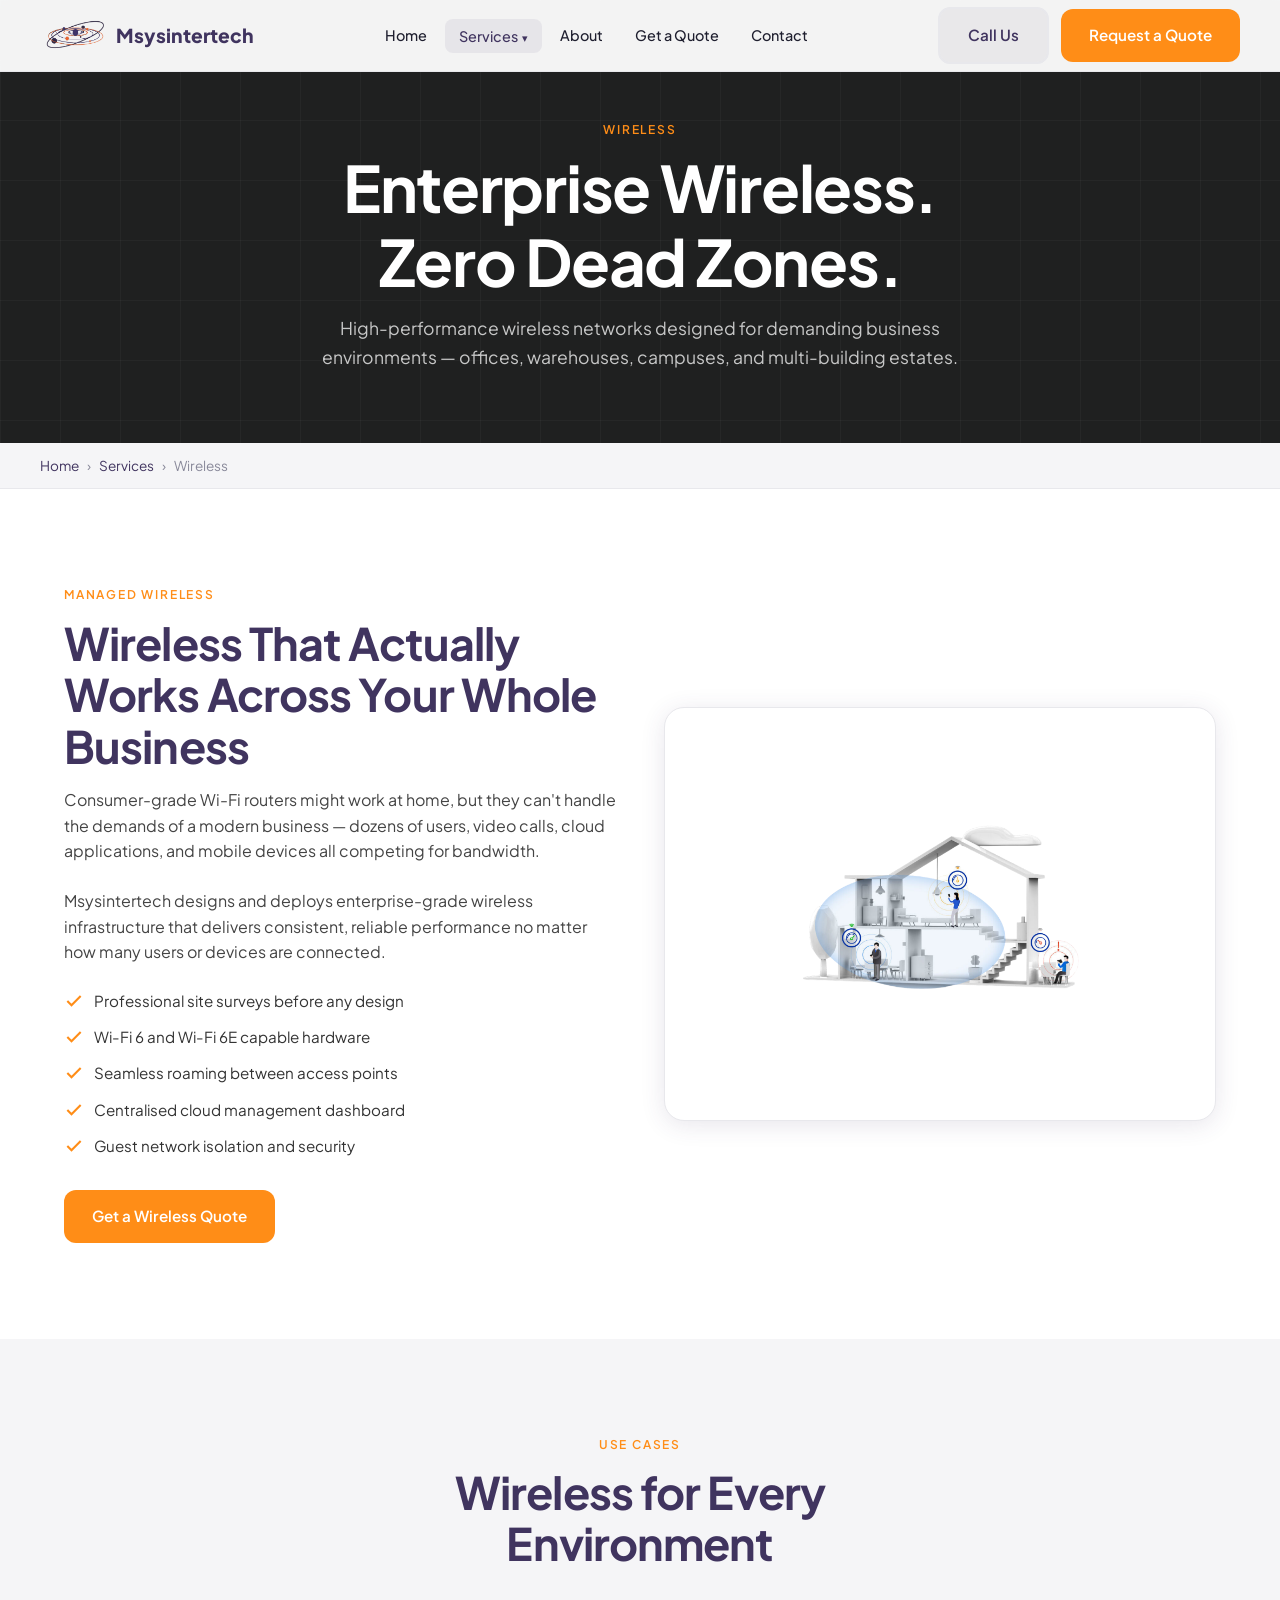
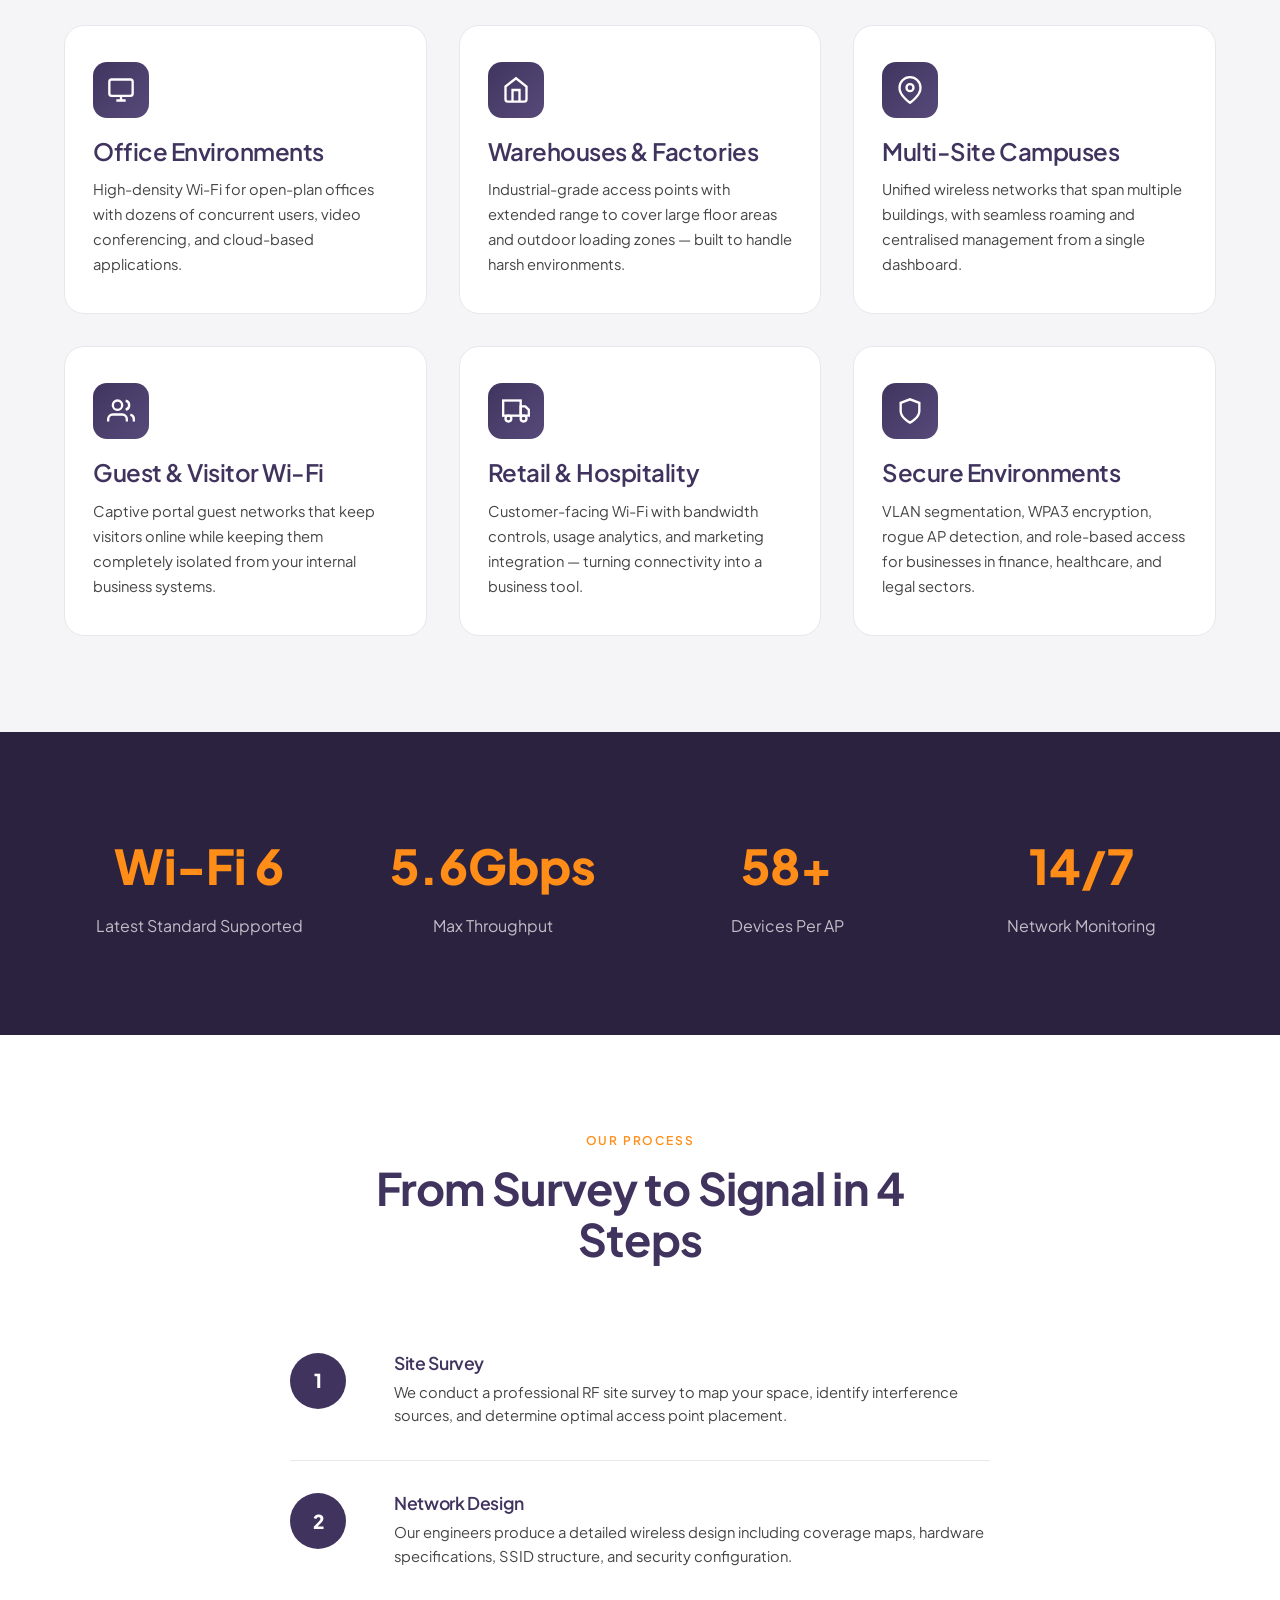
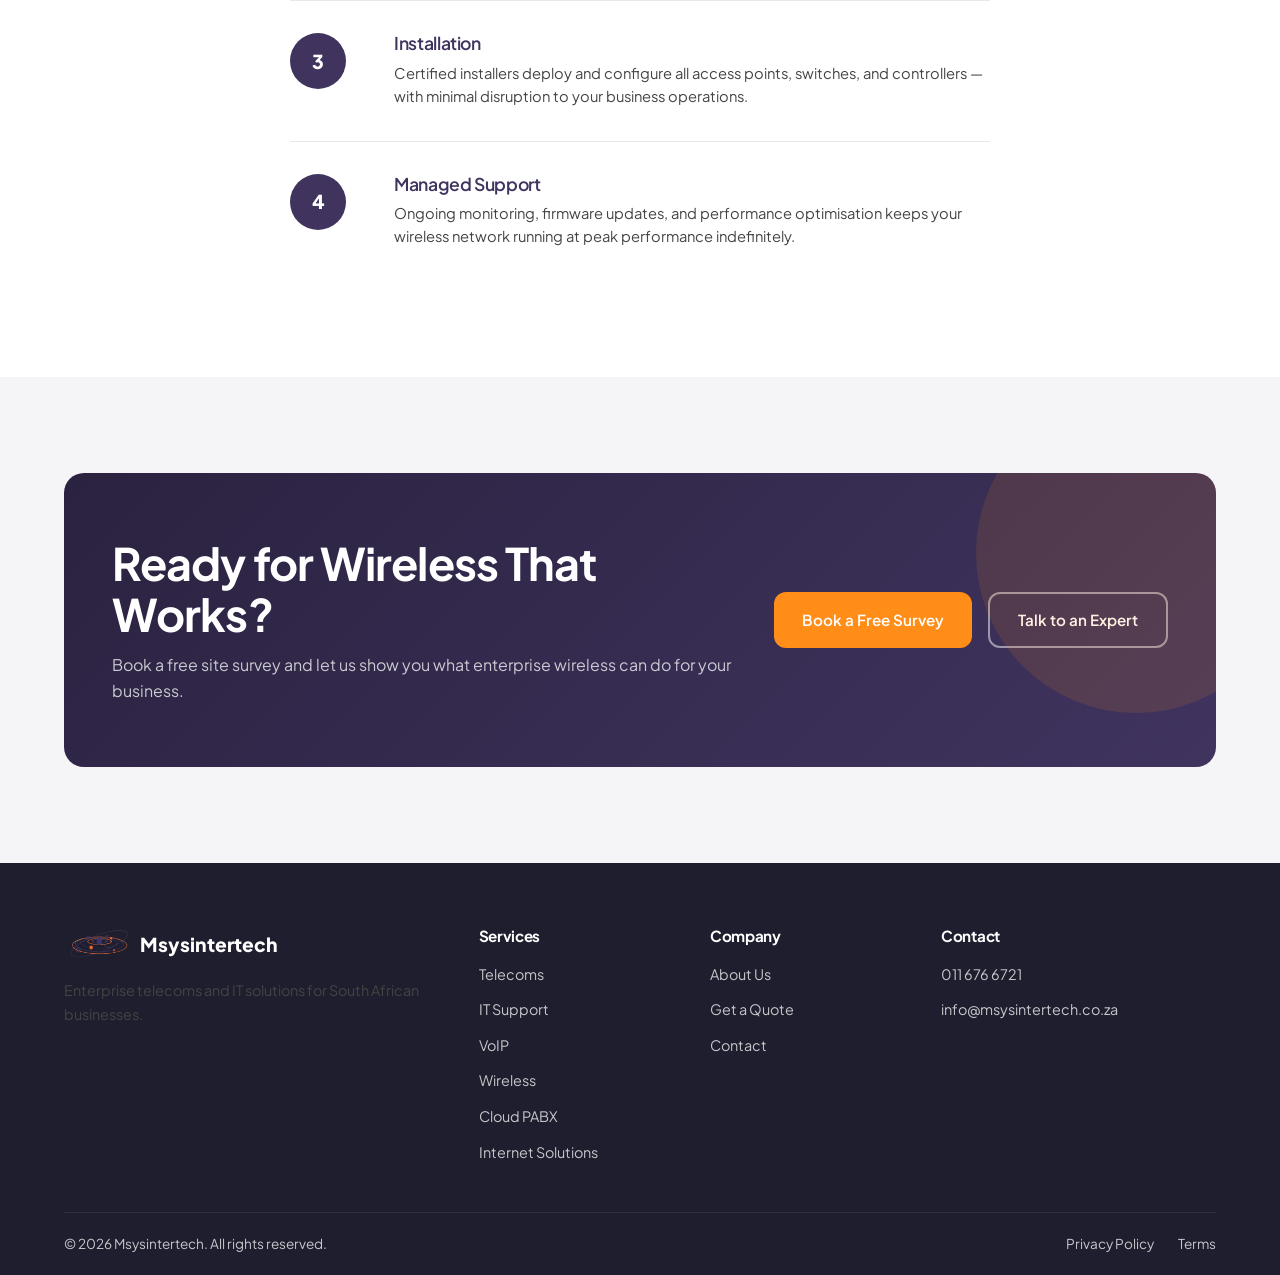
<file: wireless.html>
<!DOCTYPE html>
<html lang="en">
<head>
  <meta charset="UTF-8" />
  <meta name="viewport" content="width=device-width, initial-scale=1.0" />
  <title>Wireless Solutions — Msysintertech</title>
  <meta name="description" content="Enterprise wireless networking for South African businesses. Wi-Fi 6, campus coverage, and managed wireless from Msysintertech.">
  <link rel="stylesheet" href="css/style.css" />
</head>
<body>

<nav class="navbar">
  <div class="navbar__inner">
    <a href="index.html" class="navbar__logo"><img src="images/logo-icon.png" alt="Msysintertech Inter Technologies logo" class="navbar__logo-img" />Msysintertech</a>
    <div class="navbar__nav">
      <a href="index.html">Home</a>
      <div class="has-dropdown">
        <a href="services.html" class="active">Services</a>
        <div class="dropdown">
          <a href="telecoms.html">Telecoms</a>
          <a href="it-support.html">IT Support</a>
          <a href="voip.html">VoIP</a>
          <a href="wireless.html" class="active">Wireless</a>
          <a href="cloud-pabx.html">Cloud PABX</a>
        </div>
      </div>
      <a href="about.html">About</a>
      <a href="quote.html">Get a Quote</a>
      <a href="contact.html">Contact</a>
    </div>
    <div class="navbar__cta">
      <a href="tel:+27000000000" class="btn btn--outline" style="background:rgba(64,52,95,0.06);color:var(--violet);border-color:var(--gray-200);">Call Us</a>
      <a href="quote.html" class="btn btn--primary">Request a Quote</a>
    </div>
    <button class="hamburger" aria-label="Toggle menu"><span></span><span></span><span></span></button>
  </div>
</nav>
<div class="mobile-nav">
  <a href="index.html">Home</a><a href="services.html">Services</a><a href="telecoms.html">Telecoms</a>
  <a href="it-support.html">IT Support</a><a href="voip.html">VoIP</a><a href="wireless.html">Wireless</a>
  <a href="cloud-pabx.html">Cloud PABX</a><a href="about.html">About</a><a href="quote.html">Get a Quote</a><a href="contact.html">Contact</a>
</div>

<div class="page-hero">
  <div class="page-hero__inner">
    <div class="eyebrow">Wireless</div>
    <h1>Enterprise Wireless. Zero Dead Zones.</h1>
    <p>High-performance wireless networks designed for demanding business environments — offices, warehouses, campuses, and multi-building estates.</p>
  </div>
</div>

<div class="breadcrumb"><div class="breadcrumb__inner"><a href="index.html">Home</a><span>›</span><a href="services.html">Services</a><span>›</span><span>Wireless</span></div></div>

<!-- INTRO -->
<section class="section">
  <div class="container">
    <div class="grid-2 fade-up">
      <div class="feature-content">
        <div class="eyebrow">Managed Wireless</div>
        <h2>Wireless That Actually Works Across Your Whole Business</h2>
        <p>Consumer-grade Wi-Fi routers might work at home, but they can't handle the demands of a modern business — dozens of users, video calls, cloud applications, and mobile devices all competing for bandwidth.</p>
        <p style="margin-top:16px;">Msysintertech designs and deploys enterprise-grade wireless infrastructure that delivers consistent, reliable performance no matter how many users or devices are connected.</p>
        <ul class="check-list" style="margin-top:24px;">
          <li><svg viewBox="0 0 24 24" fill="none" stroke="currentColor" stroke-width="2.5"><polyline points="20 6 9 17 4 12"/></svg>Professional site surveys before any design</li>
          <li><svg viewBox="0 0 24 24" fill="none" stroke="currentColor" stroke-width="2.5"><polyline points="20 6 9 17 4 12"/></svg>Wi-Fi 6 and Wi-Fi 6E capable hardware</li>
          <li><svg viewBox="0 0 24 24" fill="none" stroke="currentColor" stroke-width="2.5"><polyline points="20 6 9 17 4 12"/></svg>Seamless roaming between access points</li>
          <li><svg viewBox="0 0 24 24" fill="none" stroke="currentColor" stroke-width="2.5"><polyline points="20 6 9 17 4 12"/></svg>Centralised cloud management dashboard</li>
          <li><svg viewBox="0 0 24 24" fill="none" stroke="currentColor" stroke-width="2.5"><polyline points="20 6 9 17 4 12"/></svg>Guest network isolation and security</li>
        </ul>
        <div style="margin-top:28px;display:flex;gap:16px;flex-wrap:wrap;">
          <a href="quote.html" class="btn btn--primary">Get a Wireless Quote</a>
        </div>
      </div>
      <div class="feature-visual">
        <img src="images/wireless.png" alt="Wireless" />
      </div>
    </div>
  </div>
</section>

<!-- USE CASES -->
<section class="section section--gray">
  <div class="container">
    <div class="section-header fade-up">
      <div class="eyebrow">Use Cases</div>
      <h2>Wireless for Every Environment</h2>
    </div>
    <div class="grid-3 fade-up">
      <div class="service-card">
        <div class="service-card__icon"><svg viewBox="0 0 24 24" fill="none" stroke="currentColor" stroke-width="2"><rect x="2" y="3" width="20" height="14" rx="2"/><line x1="8" y1="21" x2="16" y2="21"/><line x1="12" y1="17" x2="12" y2="21"/></svg></div>
        <h3>Office Environments</h3>
        <p>High-density Wi-Fi for open-plan offices with dozens of concurrent users, video conferencing, and cloud-based applications.</p>
      </div>
      <div class="service-card">
        <div class="service-card__icon"><svg viewBox="0 0 24 24" fill="none" stroke="currentColor" stroke-width="2"><path d="M3 9l9-7 9 7v11a2 2 0 01-2 2H5a2 2 0 01-2-2z"/><polyline points="9 22 9 12 15 12 15 22"/></svg></div>
        <h3>Warehouses & Factories</h3>
        <p>Industrial-grade access points with extended range to cover large floor areas and outdoor loading zones — built to handle harsh environments.</p>
      </div>
      <div class="service-card">
        <div class="service-card__icon"><svg viewBox="0 0 24 24" fill="none" stroke="currentColor" stroke-width="2"><path d="M21 10c0 7-9 13-9 13s-9-6-9-13a9 9 0 0118 0z"/><circle cx="12" cy="10" r="3"/></svg></div>
        <h3>Multi-Site Campuses</h3>
        <p>Unified wireless networks that span multiple buildings, with seamless roaming and centralised management from a single dashboard.</p>
      </div>
      <div class="service-card">
        <div class="service-card__icon"><svg viewBox="0 0 24 24" fill="none" stroke="currentColor" stroke-width="2"><path d="M17 21v-2a4 4 0 00-4-4H5a4 4 0 00-4 4v2"/><circle cx="9" cy="7" r="4"/><path d="M23 21v-2a4 4 0 00-3-3.87"/><path d="M16 3.13a4 4 0 010 7.75"/></svg></div>
        <h3>Guest & Visitor Wi-Fi</h3>
        <p>Captive portal guest networks that keep visitors online while keeping them completely isolated from your internal business systems.</p>
      </div>
      <div class="service-card">
        <div class="service-card__icon"><svg viewBox="0 0 24 24" fill="none" stroke="currentColor" stroke-width="2"><rect x="1" y="3" width="15" height="13"/><polygon points="16 8 20 8 23 11 23 16 16 16 16 8"/><circle cx="5.5" cy="18.5" r="2.5"/><circle cx="18.5" cy="18.5" r="2.5"/></svg></div>
        <h3>Retail & Hospitality</h3>
        <p>Customer-facing Wi-Fi with bandwidth controls, usage analytics, and marketing integration — turning connectivity into a business tool.</p>
      </div>
      <div class="service-card">
        <div class="service-card__icon"><svg viewBox="0 0 24 24" fill="none" stroke="currentColor" stroke-width="2"><path d="M12 22s8-4 8-10V5l-8-3-8 3v7c0 6 8 10 8 10z"/></svg></div>
        <h3>Secure Environments</h3>
        <p>VLAN segmentation, WPA3 encryption, rogue AP detection, and role-based access for businesses in finance, healthcare, and legal sectors.</p>
      </div>
    </div>
  </div>
</section>

<!-- DARK STATS -->
<section class="section section--dark">
  <div class="container">
    <div class="grid-4 fade-up" style="text-align:center;">
      <div>
        <div style="font-family:var(--font-display);font-size:3rem;font-weight:800;color:var(--amber);">Wi-Fi 6</div>
        <div style="color:rgba(255,255,255,0.7);margin-top:8px;">Latest Standard Supported</div>
      </div>
      <div>
        <div style="font-family:var(--font-display);font-size:3rem;font-weight:800;color:var(--amber);" data-count="9" data-suffix=".6Gbps">0</div>
        <div style="color:rgba(255,255,255,0.7);margin-top:8px;">Max Throughput</div>
      </div>
      <div>
        <div style="font-family:var(--font-display);font-size:3rem;font-weight:800;color:var(--amber);" data-count="100" data-suffix="+">0+</div>
        <div style="color:rgba(255,255,255,0.7);margin-top:8px;">Devices Per AP</div>
      </div>
      <div>
        <div style="font-family:var(--font-display);font-size:3rem;font-weight:800;color:var(--amber);" data-count="24" data-suffix="/7">0</div>
        <div style="color:rgba(255,255,255,0.7);margin-top:8px;">Network Monitoring</div>
      </div>
    </div>
  </div>
</section>

<!-- HOW WE WORK -->
<section class="section">
  <div class="container">
    <div class="section-header fade-up">
      <div class="eyebrow">Our Process</div>
      <h2>From Survey to Signal in 4 Steps</h2>
    </div>
    <div class="process-steps fade-up" style="max-width:700px;margin:0 auto;">
      <div class="process-step">
        <div class="process-step__number">1</div>
        <div class="process-step__content">
          <h4>Site Survey</h4>
          <p>We conduct a professional RF site survey to map your space, identify interference sources, and determine optimal access point placement.</p>
        </div>
      </div>
      <div class="process-step">
        <div class="process-step__number">2</div>
        <div class="process-step__content">
          <h4>Network Design</h4>
          <p>Our engineers produce a detailed wireless design including coverage maps, hardware specifications, SSID structure, and security configuration.</p>
        </div>
      </div>
      <div class="process-step">
        <div class="process-step__number">3</div>
        <div class="process-step__content">
          <h4>Installation</h4>
          <p>Certified installers deploy and configure all access points, switches, and controllers — with minimal disruption to your business operations.</p>
        </div>
      </div>
      <div class="process-step">
        <div class="process-step__number">4</div>
        <div class="process-step__content">
          <h4>Managed Support</h4>
          <p>Ongoing monitoring, firmware updates, and performance optimisation keeps your wireless network running at peak performance indefinitely.</p>
        </div>
      </div>
    </div>
  </div>
</section>

<!-- CTA -->
<section class="section section--gray">
  <div class="container">
    <div class="cta-banner fade-up">
      <div>
        <h2>Ready for Wireless That Works?</h2>
        <p>Book a free site survey and let us show you what enterprise wireless can do for your business.</p>
      </div>
      <div class="cta-banner__actions">
        <a href="quote.html" class="btn btn--primary">Book a Free Survey</a>
        <a href="contact.html" class="btn btn--outline">Talk to an Expert</a>
      </div>
    </div>
  </div>
</section>

<footer class="footer">
  <div class="container">
    <div class="footer__grid">
      <div class="footer__brand"><div class="navbar__logo" style="color:var(--white);"><img src="images/logo-icon.png" alt="Msysintertech Inter Technologies logo" class="navbar__logo-img" />Msysintertech</div><p>Enterprise telecoms and IT solutions for South African businesses.</p></div>
      <div class="footer__col"><h5>Services</h5><ul><li><a href="telecoms.html">Telecoms</a></li><li><a href="it-support.html">IT Support</a></li><li><a href="voip.html">VoIP</a></li><li><a href="wireless.html">Wireless</a></li><li><a href="cloud-pabx.html">Cloud PABX</a></li><li><a href="internet-solutions.html">Internet Solutions</a></li></ul></div>
      <div class="footer__col"><h5>Company</h5><ul><li><a href="about.html">About Us</a></li><li><a href="quote.html">Get a Quote</a></li><li><a href="contact.html">Contact</a></li></ul></div>
      <div class="footer__col"><h5>Contact</h5><ul><li><a href="tel:+27116766721">011 676 6721</a></li><li><a href="mailto:info@msysintertech.co.za">info@msysintertech.co.za</a></li></ul></div>
    </div>
    <div class="footer__bottom">
      <span>© <span id="currentYear"></span> Msysintertech. All rights reserved.</span>
      <div class="footer__bottom-links"><a href="#">Privacy Policy</a><a href="#">Terms</a></div>
    </div>
  </div>
</footer>
<script src="js/main.js"></script>
</body>
</html>
</file>
<file: css/style.css>
/* ============================================================
   MSYSINTERTECH — Global Stylesheet
   Brand: #40345f (deep violet), #ff8d17 (amber), #fff, #000
   ============================================================ */

@import url('https://fonts.googleapis.com/css2?family=Plus+Jakarta+Sans:wght@300;400;500;600;700;800&display=swap');

:root {
  --violet: #40345f;
  --violet-dark: #2b2240;
  --violet-light: #574a7a;
  --hero-dark: #1f2020;
  --amber: #ff8d17;
  --amber-light: #ffb05a;
  --white: #ffffff;
  --black: #0a0a0a;
  --gray-100: #f5f5f7;
  --gray-200: #e8e8ec;
  --gray-500: #888899;
  --gray-800: #1e1e2e;
  --font-display: 'Plus Jakarta Sans', sans-serif;
  --font-body: 'Plus Jakarta Sans', sans-serif;
  --radius: 12px;
  --radius-lg: 20px;
  --shadow: 0 4px 24px rgba(64,52,95,0.12);
  --shadow-lg: 0 12px 48px rgba(64,52,95,0.22);
  --transition: 0.3s cubic-bezier(0.4,0,0.2,1);
}

*, *::before, *::after { box-sizing: border-box; margin: 0; padding: 0; }

html { scroll-behavior: smooth; font-size: 16px; }

body {
  font-family: var(--font-body);
  color: var(--black);
  background: var(--white);
  line-height: 1.6;
  overflow-x: hidden;
}

img { max-width: 100%; display: block; }
a { text-decoration: none; color: inherit; }
ul { list-style: none; }

/* ── TYPOGRAPHY ── */
h1, h2, h3, h4, h5 { font-family: var(--font-display); line-height: 1.15; letter-spacing: -0.02em; }
h1 { font-size: clamp(2.4rem, 5vw, 4rem); font-weight: 700; }
h2 { font-size: clamp(1.8rem, 3.5vw, 2.8rem); font-weight: 700; }
h3 { font-size: clamp(1.2rem, 2vw, 1.5rem); font-weight: 600; }
h4 { font-size: 1.1rem; font-weight: 600; }
p { font-size: 1rem; color: #444; }

.eyebrow {
  font-family: var(--font-body);
  font-size: 0.75rem;
  font-weight: 600;
  letter-spacing: 0.15em;
  text-transform: uppercase;
  color: var(--amber);
  margin-bottom: 0.75rem;
}

/* ── LAYOUT ── */
.container { max-width: 1200px; margin: 0 auto; padding: 0 24px; }
.section { padding: 96px 0; }
.section--dark { background: var(--violet-dark); color: var(--white); }
.section--dark p { color: rgba(255,255,255,0.75); }
.section--gray { background: var(--gray-100); }

.grid-2 { display: grid; grid-template-columns: 1fr 1fr; gap: 48px; align-items: center; }
.grid-3 { display: grid; grid-template-columns: repeat(3, 1fr); gap: 32px; }
.grid-4 { display: grid; grid-template-columns: repeat(4, 1fr); gap: 24px; }

/* ── BUTTONS ── */
.btn {
  display: inline-flex;
  align-items: center;
  gap: 8px;
  padding: 14px 28px;
  border-radius: var(--radius);
  font-family: var(--font-body);
  font-size: 0.95rem;
  font-weight: 600;
  cursor: pointer;
  border: none;
  transition: var(--transition);
  white-space: nowrap;
}
.btn--primary {
  background: var(--amber);
  color: var(--white);
}
.btn--primary:hover {
  background: var(--amber-light);
  transform: translateY(-2px);
  box-shadow: 0 8px 24px rgba(255,141,23,0.35);
}
.btn--outline {
  background: transparent;
  color: var(--white);
  border: 2px solid rgba(255,255,255,0.5);
}
.btn--outline:hover {
  border-color: var(--amber);
  color: var(--amber);
  transform: translateY(-2px);
}
.btn--violet {
  background: var(--violet);
  color: var(--white);
}
.btn--violet:hover {
  background: var(--violet-light);
  transform: translateY(-2px);
  box-shadow: var(--shadow);
}
.btn svg { width: 18px; height: 18px; flex-shrink: 0; }

/* ── NAVBAR ── */
.navbar {
  position: fixed;
  top: 0;
  left: 0;
  right: 0;
  z-index: 900;
  padding: 0 24px;
  height: 72px;
  display: flex;
  align-items: center;
  background: rgba(255,255,255,0.95);
  backdrop-filter: blur(12px);
  border-bottom: 1px solid var(--gray-200);
  transition: var(--transition);
}
.navbar.scrolled {
  box-shadow: 0 4px 20px rgba(64,52,95,0.12);
}
.navbar__inner {
  max-width: 1200px;
  margin: 0 auto;
  width: 100%;
  display: flex;
  align-items: center;
  justify-content: space-between;
}
.navbar__logo {
  display: flex;
  align-items: center;
  gap: 12px;
  font-family: var(--font-display);
  font-size: 1.2rem;
  font-weight: 800;
  color: var(--violet);
}
.navbar__logo-img {
  width: 64px;
  height: auto;
  object-fit: contain;
  flex-shrink: 0;
}
.navbar__nav { display: flex; align-items: center; gap: 4px; }
.navbar__nav a {
  padding: 8px 14px;
  font-size: 0.9rem;
  font-weight: 500;
  color: var(--gray-800);
  border-radius: 8px;
  transition: var(--transition);
  position: relative;
}
.navbar__nav a:hover, .navbar__nav a.active {
  color: var(--violet);
  background: rgba(64,52,95,0.07);
}
.navbar__nav .has-dropdown { position: relative; }
.navbar__nav .has-dropdown > a::after {
  content: '▾';
  font-size: 0.7rem;
  margin-left: 4px;
}
.dropdown {
  position: absolute;
  top: 100%;
  left: 0;
  background: var(--white);
  border-radius: var(--radius);
  box-shadow: var(--shadow-lg);
  border: 1px solid var(--gray-200);
  min-width: 200px;
  padding: 8px;
  padding-top: 16px;
  margin-top: -8px;
  opacity: 0;
  pointer-events: none;
  transform: translateY(-4px);
  transition: opacity 0.2s, transform 0.2s;
}
.has-dropdown:hover .dropdown {
  opacity: 1;
  pointer-events: all;
  transform: translateY(0);
  transition-delay: 0s;
}
.has-dropdown .dropdown {
  transition-delay: 0.15s;
}
.dropdown a {
  display: block;
  padding: 10px 14px;
  font-size: 0.9rem;
  border-radius: 8px;
}
.navbar__cta { display: flex; align-items: center; gap: 12px; }
.hamburger {
  display: none;
  flex-direction: column;
  gap: 5px;
  cursor: pointer;
  padding: 8px;
  background: none;
  border: none;
}
.hamburger span {
  display: block;
  width: 24px;
  height: 2px;
  background: var(--violet);
  border-radius: 2px;
  transition: var(--transition);
}

/* ── HERO ICON CARDS ── */
.hero__icon-cards {
  display: flex;
  gap: 20px;
  align-items: center;
  justify-content: center;
  flex-wrap: wrap;
}
.hero__icon-card {
  display: flex;
  flex-direction: column;
  align-items: center;
  gap: 14px;
}
.hero__icon-card-inner {
  width: 120px;
  height: 120px;
  background: var(--hero-dark);
  border: 2px solid rgba(255,255,255,0.6);
  border-radius: var(--radius-lg);
  display: flex;
  align-items: center;
  justify-content: center;
  color: var(--white);
  transition: var(--transition);
}
.hero__icon-card-inner:hover {
  border-color: var(--amber);
  box-shadow: 0 0 24px rgba(255,141,23,0.2);
  transform: translateY(-4px);
}
.hero__icon-card-inner svg {
  width: 52px;
  height: 52px;
  stroke: var(--white);
}
.hero__icon-card span {
  color: rgba(255,255,255,0.8);
  font-size: 0.85rem;
  font-weight: 600;
  letter-spacing: 0.05em;
  text-transform: uppercase;
}

/* ── HERO ── */
.hero {
  min-height: 100vh;
  background: var(--hero-dark);
  display: flex;
  align-items: center;
  position: relative;
  overflow: hidden;
  padding-top: 72px;
}
.hero__grid {
  position: absolute;
  inset: 0;
  background-image:
    linear-gradient(rgba(255,255,255,0.03) 1px, transparent 1px),
    linear-gradient(90deg, rgba(255,255,255,0.03) 1px, transparent 1px);
  background-size: 60px 60px;
}
.hero__orb { display: none; }
.hero__inner {
  position: relative;
  z-index: 2;
  display: grid;
  grid-template-columns: 1fr 1fr;
  gap: 64px;
  align-items: center;
  max-width: 1200px;
  margin: 0 auto;
  padding: 80px 24px;
  width: 100%;
}
.hero__content { color: var(--white); }
.hero__badge {
  display: inline-flex;
  align-items: center;
  gap: 8px;
  background: rgba(255,141,23,0.15);
  border: 1px solid rgba(255,141,23,0.35);
  color: var(--amber-light);
  padding: 6px 14px;
  border-radius: 100px;
  font-size: 0.8rem;
  font-weight: 600;
  letter-spacing: 0.05em;
  text-transform: uppercase;
  margin-bottom: 24px;
}
.hero__badge-dot {
  width: 6px; height: 6px;
  border-radius: 50%;
  background: var(--amber);
  animation: pulse 2s infinite;
}
@keyframes pulse {
  0%, 100% { opacity: 1; transform: scale(1); }
  50% { opacity: 0.5; transform: scale(1.4); }
}
.hero__title { color: var(--white); margin-bottom: 24px; }
.hero__title em {
  font-style: normal;
  color: var(--amber);
}
.hero__subtitle {
  font-size: 1.1rem;
  color: rgba(255,255,255,0.8);
  margin-bottom: 40px;
  line-height: 1.7;
}
.hero__actions { display: flex; gap: 16px; flex-wrap: wrap; }
.hero__stats {
  display: flex;
  gap: 32px;
  margin-top: 56px;
  padding-top: 40px;
  border-top: 1px solid rgba(255,255,255,0.12);
}
.hero__stat-value {
  font-family: var(--font-display);
  font-size: 2rem;
  font-weight: 800;
  color: var(--amber);
}
.hero__stat-label {
  font-size: 0.85rem;
  color: rgba(255,255,255,0.6);
  margin-top: 2px;
}
.hero__visual {
  position: relative;
  display: flex;
  align-items: center;
  justify-content: center;
}
.hero__image-wrap {
  width: 100%;
  max-width: 480px;
  aspect-ratio: 4/3;
  background: rgba(255,255,255,0.96);
  border: 1px solid rgba(255,255,255,0.3);
  border-radius: var(--radius-lg);
  box-shadow: 0 24px 64px rgba(0,0,0,0.25);
  display: flex;
  align-items: center;
  justify-content: center;
  overflow: hidden;
  position: relative;
}
.hero__image-placeholder {
  display: flex;
  flex-direction: column;
  align-items: center;
  gap: 12px;
  color: rgba(255,255,255,0.4);
  font-size: 0.85rem;
}
.hero__image-placeholder svg { width: 48px; height: 48px; opacity: 0.4; }
.hero__floating-card {
  position: absolute;
  background: var(--white);
  border-radius: var(--radius);
  padding: 14px 18px;
  box-shadow: var(--shadow-lg);
  display: flex;
  align-items: center;
  gap: 10px;
  font-size: 0.85rem;
  font-weight: 600;
  color: var(--violet);
  animation: float 4s ease-in-out infinite;
}
.hero__floating-card--1 { bottom: -20px; left: -20px; animation-delay: 0s; }
.hero__floating-card--2 { top: 20px; right: -20px; animation-delay: 2s; }
.hero__floating-card .card-icon {
  width: 32px; height: 32px;
  background: rgba(64,52,95,0.1);
  border-radius: 8px;
  display: flex;
  align-items: center;
  justify-content: center;
  color: var(--violet);
}
@keyframes float {
  0%, 100% { transform: translateY(0); }
  50% { transform: translateY(-8px); }
}

/* ── TRUST BAR ── */
.trust-bar {
  background: var(--gray-100);
  padding: 24px;
  border-bottom: 1px solid var(--gray-200);
}
.trust-bar__inner {
  max-width: 1200px;
  margin: 0 auto;
  display: flex;
  align-items: center;
  justify-content: center;
  gap: 48px;
  flex-wrap: wrap;
}
.trust-item {
  display: flex;
  align-items: center;
  gap: 10px;
  font-size: 0.9rem;
  font-weight: 500;
  color: var(--gray-500);
}
.trust-item svg { color: var(--amber); }

/* ── SERVICES CARDS ── */
.service-card {
  background: var(--white);
  border: 1px solid var(--gray-200);
  border-radius: var(--radius-lg);
  padding: 36px 28px;
  transition: var(--transition);
  position: relative;
  overflow: hidden;
}
.service-card::before {
  content: '';
  position: absolute;
  top: 0; left: 0; right: 0;
  height: 3px;
  background: var(--amber);
  transform: scaleX(0);
  transition: var(--transition);
  transform-origin: left;
}
.service-card:hover { transform: translateY(-6px); box-shadow: var(--shadow-lg); }
.service-card:hover::before { transform: scaleX(1); }
.service-card__icon {
  width: 56px; height: 56px;
  background: linear-gradient(135deg, var(--violet), var(--violet-light));
  border-radius: 14px;
  display: flex;
  align-items: center;
  justify-content: center;
  margin-bottom: 20px;
  color: var(--white);
}
.service-card__icon svg { width: 28px; height: 28px; }
.service-card h3 { margin-bottom: 12px; color: var(--violet); }
.service-card p { font-size: 0.92rem; line-height: 1.7; }
.service-card__link {
  display: inline-flex;
  align-items: center;
  gap: 6px;
  margin-top: 20px;
  font-size: 0.9rem;
  font-weight: 600;
  color: var(--amber);
  transition: var(--transition);
}
.service-card__link:hover { gap: 10px; }

/* ── FEATURE SECTION ── */
.feature-block {
  display: grid;
  grid-template-columns: 1fr 1fr;
  gap: 64px;
  align-items: center;
  margin-bottom: 80px;
}
.feature-block:last-child { margin-bottom: 0; }
.feature-block--reverse .feature-visual { order: -1; }
.feature-visual {
  aspect-ratio: 4/3;
  background: var(--white);
  border-radius: var(--radius-lg);
  display: flex;
  align-items: center;
  justify-content: center;
  border: 1px solid var(--gray-200);
  box-shadow: var(--shadow);
  overflow: hidden;
  position: relative;
}
.feature-visual__placeholder {
  display: flex;
  flex-direction: column;
  align-items: center;
  gap: 12px;
  color: var(--gray-500);
  font-size: 0.85rem;
}
.feature-visual__placeholder svg { width: 48px; height: 48px; }
.feature-visual img { width: 80%; height: auto; object-fit: contain; }
.feature-content { }
.feature-content h2 { color: var(--violet); margin-bottom: 16px; }
.feature-content p { margin-bottom: 24px; }
.check-list { display: flex; flex-direction: column; gap: 12px; margin-bottom: 32px; }
.check-list li {
  display: flex;
  align-items: flex-start;
  gap: 10px;
  font-size: 0.95rem;
  color: #333;
}
.check-list li svg { width: 20px; height: 20px; color: var(--amber); flex-shrink: 0; margin-top: 2px; }

/* ── VOIP SECTION ── */
.voip-feature-grid { display: grid; grid-template-columns: repeat(2, 1fr); gap: 20px; }
.voip-feature-item {
  background: rgba(255,255,255,0.05);
  border: 1px solid rgba(255,255,255,0.1);
  border-radius: var(--radius);
  padding: 20px;
  display: flex;
  gap: 14px;
  align-items: flex-start;
}
.voip-feature-item svg { width: 22px; height: 22px; color: var(--amber); flex-shrink: 0; margin-top: 2px; }
.voip-feature-item strong { display: block; color: var(--white); margin-bottom: 4px; font-size: 0.95rem; }
.voip-feature-item p { font-size: 0.85rem; color: rgba(255,255,255,0.6); margin: 0; }

/* ── PROCESS STEPS ── */
.process-steps { counter-reset: step; }
.process-step {
  display: grid;
  grid-template-columns: 80px 1fr;
  gap: 24px;
  padding: 32px 0;
  border-bottom: 1px solid var(--gray-200);
}
.process-step:last-child { border-bottom: none; }
.process-step__number {
  width: 56px; height: 56px;
  background: var(--violet);
  color: var(--white);
  border-radius: 50%;
  display: flex;
  align-items: center;
  justify-content: center;
  font-family: var(--font-display);
  font-size: 1.2rem;
  font-weight: 800;
  flex-shrink: 0;
}
.process-step__content h4 { color: var(--violet); margin-bottom: 8px; }
.process-step__content p { font-size: 0.92rem; }

/* ── PRICING CARDS ── */
.pricing-card {
  background: var(--white);
  border: 1px solid var(--gray-200);
  border-radius: var(--radius-lg);
  padding: 40px 32px;
  position: relative;
  transition: var(--transition);
}
.pricing-card:hover { box-shadow: var(--shadow-lg); }
.pricing-card--featured {
  border-color: var(--amber);
  box-shadow: 0 0 0 1px var(--amber), var(--shadow-lg);
}
.pricing-badge {
  position: absolute;
  top: -14px;
  left: 50%;
  transform: translateX(-50%);
  background: var(--amber);
  color: var(--white);
  font-size: 0.75rem;
  font-weight: 700;
  padding: 4px 16px;
  border-radius: 100px;
  white-space: nowrap;
  letter-spacing: 0.05em;
  text-transform: uppercase;
}
.pricing-card__name { font-size: 0.85rem; font-weight: 600; color: var(--gray-500); text-transform: uppercase; letter-spacing: 0.1em; margin-bottom: 12px; }
.pricing-card__price { font-family: var(--font-display); font-size: 3rem; font-weight: 800; color: var(--violet); margin-bottom: 4px; }
.pricing-card__price span { font-size: 1rem; font-weight: 400; color: var(--gray-500); }
.pricing-card__desc { font-size: 0.88rem; margin-bottom: 28px; }
.pricing-card ul { display: flex; flex-direction: column; gap: 10px; margin-bottom: 32px; }
.pricing-card ul li {
  display: flex;
  align-items: center;
  gap: 8px;
  font-size: 0.9rem;
}
.pricing-card ul li svg { width: 16px; height: 16px; color: var(--amber); flex-shrink: 0; }

/* ── TESTIMONIALS ── */
.testimonial-card {
  background: var(--white);
  border-radius: var(--radius-lg);
  padding: 36px;
  box-shadow: var(--shadow);
}
.testimonial-card__stars { color: var(--amber); font-size: 1rem; letter-spacing: 2px; margin-bottom: 16px; }
.testimonial-card__text { font-size: 0.95rem; line-height: 1.7; color: #444; margin-bottom: 24px; font-style: italic; }
.testimonial-card__author { display: flex; align-items: center; gap: 12px; }
.testimonial-card__avatar {
  width: 44px; height: 44px;
  border-radius: 50%;
  background: linear-gradient(135deg, var(--violet), var(--violet-light));
  display: flex;
  align-items: center;
  justify-content: center;
  color: var(--white);
  font-family: var(--font-display);
  font-size: 0.9rem;
  font-weight: 700;
}
.testimonial-card__name { font-weight: 600; font-size: 0.9rem; color: var(--violet); }
.testimonial-card__role { font-size: 0.8rem; color: var(--gray-500); }

/* ── CTA BANNER ── */
.cta-banner {
  background: linear-gradient(135deg, var(--violet-dark), var(--violet));
  border-radius: var(--radius-lg);
  padding: 64px 48px;
  display: flex;
  align-items: center;
  justify-content: space-between;
  gap: 40px;
  position: relative;
  overflow: hidden;
}
.cta-banner::before {
  content: '';
  position: absolute;
  right: -80px; top: -80px;
  width: 320px; height: 320px;
  border-radius: 50%;
  background: rgba(255,141,23,0.12);
}
.cta-banner h2 { color: var(--white); }
.cta-banner p { color: rgba(255,255,255,0.75); margin-top: 12px; }
.cta-banner__actions { display: flex; gap: 16px; flex-shrink: 0; flex-wrap: wrap; }

/* ── QUOTE FORM ── */
.quote-form {
  background: var(--white);
  border-radius: var(--radius-lg);
  box-shadow: var(--shadow-lg);
  padding: 48px;
  max-width: 700px;
  margin: 0 auto;
}
.quote-form h2 { color: var(--violet); margin-bottom: 8px; }
.quote-form .subtitle { margin-bottom: 36px; }
.form-grid { display: grid; grid-template-columns: 1fr 1fr; gap: 20px; }
.form-group { display: flex; flex-direction: column; gap: 6px; }
.form-group--full { grid-column: 1 / -1; }
.form-group label { font-size: 0.85rem; font-weight: 600; color: var(--violet); }
.form-group input,
.form-group select,
.form-group textarea {
  padding: 12px 16px;
  border: 1.5px solid var(--gray-200);
  border-radius: var(--radius);
  font-family: var(--font-body);
  font-size: 0.95rem;
  color: var(--black);
  background: var(--white);
  transition: var(--transition);
  outline: none;
}
.form-group input:focus,
.form-group select:focus,
.form-group textarea:focus {
  border-color: var(--violet);
  box-shadow: 0 0 0 3px rgba(64,52,95,0.1);
}
.form-group textarea { resize: vertical; min-height: 120px; }
.form-submit { margin-top: 24px; width: 100%; justify-content: center; font-size: 1rem; padding: 16px; }

/* ── CONTACT INFO ── */
.contact-card {
  background: var(--white);
  border: 1px solid var(--gray-200);
  border-radius: var(--radius-lg);
  padding: 28px;
  display: flex;
  align-items: flex-start;
  gap: 16px;
  transition: var(--transition);
}
.contact-card:hover { box-shadow: var(--shadow); }
.contact-card__icon {
  width: 48px; height: 48px;
  background: rgba(64,52,95,0.08);
  border-radius: 12px;
  display: flex;
  align-items: center;
  justify-content: center;
  color: var(--violet);
  flex-shrink: 0;
}
.contact-card__icon svg { width: 22px; height: 22px; }
.contact-card__label { font-size: 0.8rem; font-weight: 600; text-transform: uppercase; letter-spacing: 0.08em; color: var(--gray-500); margin-bottom: 4px; }
.contact-card__value { font-weight: 600; color: var(--violet); }

/* ── FOOTER ── */
.footer {
  background: var(--gray-800);
  color: rgba(255,255,255,0.75);
  padding: 64px 0 0;
}
.footer__grid {
  display: grid;
  grid-template-columns: 2fr 1fr 1fr 1.5fr;
  gap: 48px;
  padding-bottom: 48px;
  border-bottom: 1px solid rgba(255,255,255,0.08);
}
.footer__brand p { font-size: 0.9rem; line-height: 1.7; margin-top: 16px; }
.footer__col h5 {
  font-family: var(--font-display);
  color: var(--white);
  margin-bottom: 16px;
  font-size: 0.95rem;
}
.footer__col ul { display: flex; flex-direction: column; gap: 10px; }
.footer__col ul a { font-size: 0.9rem; transition: var(--transition); }
.footer__col ul a:hover { color: var(--amber); }
.footer__social { display: flex; gap: 12px; margin-top: 20px; }
.social-btn {
  width: 36px; height: 36px;
  background: rgba(255,255,255,0.08);
  border-radius: 8px;
  display: flex;
  align-items: center;
  justify-content: center;
  transition: var(--transition);
}
.social-btn:hover { background: var(--amber); color: var(--white); }
.social-btn svg { width: 16px; height: 16px; }
.footer__newsletter input {
  width: 100%;
  padding: 10px 14px;
  background: rgba(255,255,255,0.08);
  border: 1px solid rgba(255,255,255,0.15);
  border-radius: var(--radius);
  color: var(--white);
  font-size: 0.9rem;
  margin-bottom: 10px;
  outline: none;
}
.footer__newsletter input::placeholder { color: rgba(255,255,255,0.4); }
.footer__newsletter input:focus { border-color: var(--amber); }
.footer__newsletter .btn { width: 100%; justify-content: center; font-size: 0.88rem; padding: 10px; }
.footer__bottom {
  padding: 20px 0;
  display: flex;
  align-items: center;
  justify-content: space-between;
  font-size: 0.85rem;
  gap: 16px;
  flex-wrap: wrap;
}
.footer__bottom-links { display: flex; gap: 24px; }
.footer__bottom-links a:hover { color: var(--amber); }

/* ── POPUP ── */
.popup-overlay {
  position: fixed;
  inset: 0;
  background: rgba(10,10,20,0.75);
  backdrop-filter: blur(6px);
  z-index: 9999;
  display: flex;
  align-items: center;
  justify-content: center;
  padding: 24px;
  opacity: 0;
  pointer-events: none;
  transition: opacity 0.4s;
}
.popup-overlay.active { opacity: 1; pointer-events: all; }
.popup-box {
  background: var(--white);
  border-radius: var(--radius-lg);
  width: 100%;
  max-width: 720px;
  overflow: hidden;
  box-shadow: 0 24px 80px rgba(0,0,0,0.4);
  transform: scale(0.92) translateY(20px);
  transition: transform 0.4s cubic-bezier(0.34,1.56,0.64,1);
}
.popup-overlay.active .popup-box { transform: scale(1) translateY(0); }
.popup-header {
  background: linear-gradient(135deg, var(--violet-dark), var(--violet));
  padding: 28px 32px;
  display: flex;
  align-items: flex-start;
  justify-content: space-between;
  position: relative;
  overflow: hidden;
}
.popup-header::after {
  content: '';
  position: absolute;
  right: -40px; bottom: -40px;
  width: 160px; height: 160px;
  border-radius: 50%;
  background: rgba(255,141,23,0.15);
}
.popup-header__text h3 { color: var(--white); font-size: 1.4rem; margin-bottom: 6px; }
.popup-header__text p { color: rgba(255,255,255,0.75); font-size: 0.9rem; }
.popup-close {
  background: rgba(255,255,255,0.1);
  border: none;
  cursor: pointer;
  color: rgba(255,255,255,0.7);
  width: 32px; height: 32px;
  border-radius: 8px;
  display: flex;
  align-items: center;
  justify-content: center;
  transition: var(--transition);
  flex-shrink: 0;
  position: relative;
  z-index: 1;
}
.popup-close:hover { background: rgba(255,255,255,0.2); color: var(--white); }
.popup-close svg { width: 18px; height: 18px; }
.popup-body { padding: 32px; }
.popup-products { display: grid; grid-template-columns: 1fr 1fr; gap: 16px; margin-bottom: 24px; }
.popup-product {
  border: 2px solid var(--gray-200);
  border-radius: var(--radius);
  padding: 20px 16px;
  cursor: pointer;
  transition: var(--transition);
  text-align: center;
}
.popup-product:hover, .popup-product.selected {
  border-color: var(--amber);
  background: rgba(255,141,23,0.05);
}
.popup-product__img {
  width: 80px; height: 80px;
  background: var(--gray-100);
  border-radius: var(--radius);
  margin: 0 auto 12px;
  display: flex;
  align-items: center;
  justify-content: center;
  color: var(--gray-500);
  font-size: 0.7rem;
}
.popup-product__img svg { width: 36px; height: 36px; }
.popup-product h4 { font-size: 0.9rem; color: var(--violet); margin-bottom: 4px; }
.popup-product p { font-size: 0.8rem; color: var(--gray-500); }
.popup-product__price { font-family: var(--font-display); font-size: 1.1rem; font-weight: 700; color: var(--amber); margin-top: 8px; }
.popup-skip { background: none; border: none; color: var(--gray-500); font-size: 0.85rem; cursor: pointer; text-decoration: underline; transition: var(--transition); }
.popup-skip:hover { color: var(--violet); }
.popup-footer { display: flex; align-items: center; justify-content: space-between; gap: 16px; }

/* ── PAGE HERO (inner pages) ── */
.page-hero {
  background: var(--hero-dark);
  padding: 120px 24px 72px;
  text-align: center;
  position: relative;
  overflow: hidden;
}
.page-hero::before {
  content: '';
  position: absolute;
  inset: 0;
  background-image:
    linear-gradient(rgba(255,255,255,0.03) 1px, transparent 1px),
    linear-gradient(90deg, rgba(255,255,255,0.03) 1px, transparent 1px);
  background-size: 60px 60px;
}
.page-hero__inner { position: relative; z-index: 1; max-width: 700px; margin: 0 auto; }
.page-hero h1 { color: var(--white); margin-bottom: 16px; }
.page-hero p { color: rgba(255,255,255,0.75); font-size: 1.1rem; }

/* ── BREADCRUMB ── */
.breadcrumb {
  background: var(--gray-100);
  padding: 12px 24px;
  border-bottom: 1px solid var(--gray-200);
}
.breadcrumb__inner {
  max-width: 1200px;
  margin: 0 auto;
  display: flex;
  align-items: center;
  gap: 8px;
  font-size: 0.85rem;
  color: var(--gray-500);
}
.breadcrumb__inner a { color: var(--violet); }
.breadcrumb__inner a:hover { color: var(--amber); }
.breadcrumb__inner span { color: var(--gray-500); }

/* ── CUSTOM CURSOR (dot + ring follower) ── */
@media (hover: hover) and (pointer: fine) {
  body { cursor: none; }
  a, button, input, select, textarea, .service-card, .pricing-card,
  .popup-product, .testimonial-card, .team-card { cursor: none; }

  .cursor-dot,
  .cursor-ring {
    position: fixed;
    top: 0;
    left: 0;
    border-radius: 50%;
    pointer-events: none;
    z-index: 10000;
    transform: translate(-50%, -50%);
  }
  .cursor-dot {
    width: 6px;
    height: 6px;
    background: var(--amber);
    transition: opacity 0.2s, background 0.2s;
  }
  .cursor-ring {
    width: 32px;
    height: 32px;
    border: 1.5px solid rgba(255, 141, 23, 0.5);
    background: rgba(255, 141, 23, 0.06);
    transition: width 0.25s cubic-bezier(0.16,1,0.3,1), height 0.25s cubic-bezier(0.16,1,0.3,1),
              border-color 0.25s, background 0.25s, opacity 0.2s;
  }
  .cursor-ring.cursor-hover {
    width: 52px;
    height: 52px;
    border-color: var(--amber);
    background: rgba(255, 141, 23, 0.12);
  }
  .cursor-dot.cursor-hover {
    background: var(--violet);
  }
  .cursor-dot.cursor-hidden,
  .cursor-ring.cursor-hidden {
    opacity: 0;
  }
}


/* ── SCROLLBAR ── */
::-webkit-scrollbar { width: 6px; }
::-webkit-scrollbar-track { background: var(--gray-100); }
::-webkit-scrollbar-thumb { background: var(--violet-light); border-radius: 3px; }

/* ── SUCCESS MSG ── */
.success-msg {
  display: none;
  background: rgba(64,52,95,0.05);
  border: 1.5px solid var(--violet);
  border-radius: var(--radius);
  padding: 20px;
  text-align: center;
  color: var(--violet);
  font-weight: 600;
  margin-top: 16px;
}
.success-msg.show { display: block; }

/* ── MOBILE NAV ── */
.mobile-nav {
  display: none;
  position: fixed;
  top: 72px;
  left: 0;
  right: 0;
  background: var(--white);
  box-shadow: var(--shadow-lg);
  padding: 16px;
  z-index: 850;
  flex-direction: column;
  gap: 4px;
}
.mobile-nav.open { display: flex; }
.mobile-nav a {
  padding: 12px 16px;
  border-radius: var(--radius);
  font-weight: 500;
  color: var(--violet);
  font-size: 0.95rem;
  transition: var(--transition);
}
.mobile-nav a:hover { background: var(--gray-100); }

/* ── ANIMATIONS ──
   Safety net: content is visible by default. JS adds .fade-up-init
   (via a script that only runs if main.js successfully loads) to enable
   the animation. If main.js fails to load for any reason, all sections
   remain fully visible instead of being stuck at opacity:0. */
.fade-up-init .fade-up {
  opacity: 0;
  transform: translateY(30px);
  transition: opacity 0.6s, transform 0.6s;
}
.fade-up-init .fade-up.visible {
  opacity: 1;
  transform: translateY(0);
}

/* ── SECTION HEADER ── */
.section-header { text-align: center; max-width: 640px; margin: 0 auto 56px; }
.section-header h2 { color: var(--violet); margin-bottom: 14px; }
.section-header p { font-size: 1rem; color: var(--gray-500); }

/* ── HIGHLIGHT BOX ── */
.highlight-box {
  background: linear-gradient(135deg, rgba(64,52,95,0.06), rgba(255,141,23,0.06));
  border: 1px solid rgba(64,52,95,0.12);
  border-left: 4px solid var(--amber);
  border-radius: var(--radius);
  padding: 20px 24px;
  margin: 24px 0;
}
.highlight-box p { color: var(--violet); font-weight: 500; font-size: 0.95rem; margin: 0; }

/* ────────────────────────────────
   RESPONSIVE
──────────────────────────────── */
@media (max-width: 1024px) {
  .grid-4 { grid-template-columns: repeat(2, 1fr); }
  .footer__grid { grid-template-columns: 1fr 1fr; gap: 32px; }
}

@media (max-width: 768px) {
  .section { padding: 64px 0; }
  .grid-2, .hero__inner, .feature-block, .cta-banner { grid-template-columns: 1fr; }
  .grid-3 { grid-template-columns: 1fr; }
  .grid-4 { grid-template-columns: 1fr; }
  .hero__inner { gap: 40px; }
  .hero__visual { display: none; }
  .hero__content { text-align: center; }
  .hero__badge { margin-left: auto; margin-right: auto; }
  .hero__actions { justify-content: center; }
  .hero__stats { gap: 20px; flex-wrap: wrap; justify-content: center; text-align: center; }
  .feature-block--reverse .feature-visual { order: 0; }
  .feature-content { text-align: center; }
  .feature-content .check-list { text-align: left; display: inline-flex; }
  .feature-content .btn { margin-left: auto; margin-right: auto; }
  .feature-visual__placeholder { align-items: center; text-align: center; }
  .cta-banner { flex-direction: column; text-align: center; }
  .cta-banner__actions { width: 100%; justify-content: center; }
  .quote-form { padding: 28px 20px; text-align: center; }
  .quote-form form { text-align: left; }
  .form-grid { grid-template-columns: 1fr; }
  .popup-products { grid-template-columns: 1fr; }
  .navbar__nav, .navbar__cta { display: none; }
  .hamburger { display: flex; }
  .footer__grid { grid-template-columns: 1fr; text-align: center; }
  .footer__brand .navbar__logo { justify-content: center; }
  .footer__social { justify-content: center; }
  .footer__col ul { align-items: center; }
  .footer__bottom { flex-direction: column; text-align: center; }
  .voip-feature-grid { grid-template-columns: 1fr; }
  .voip-feature-item { text-align: left; }
  .process-step { grid-template-columns: 60px 1fr; }
  .service-card { text-align: center; }
  .service-card__icon { margin-left: auto; margin-right: auto; }
  .service-card__link { justify-content: center; }
}
</file>
